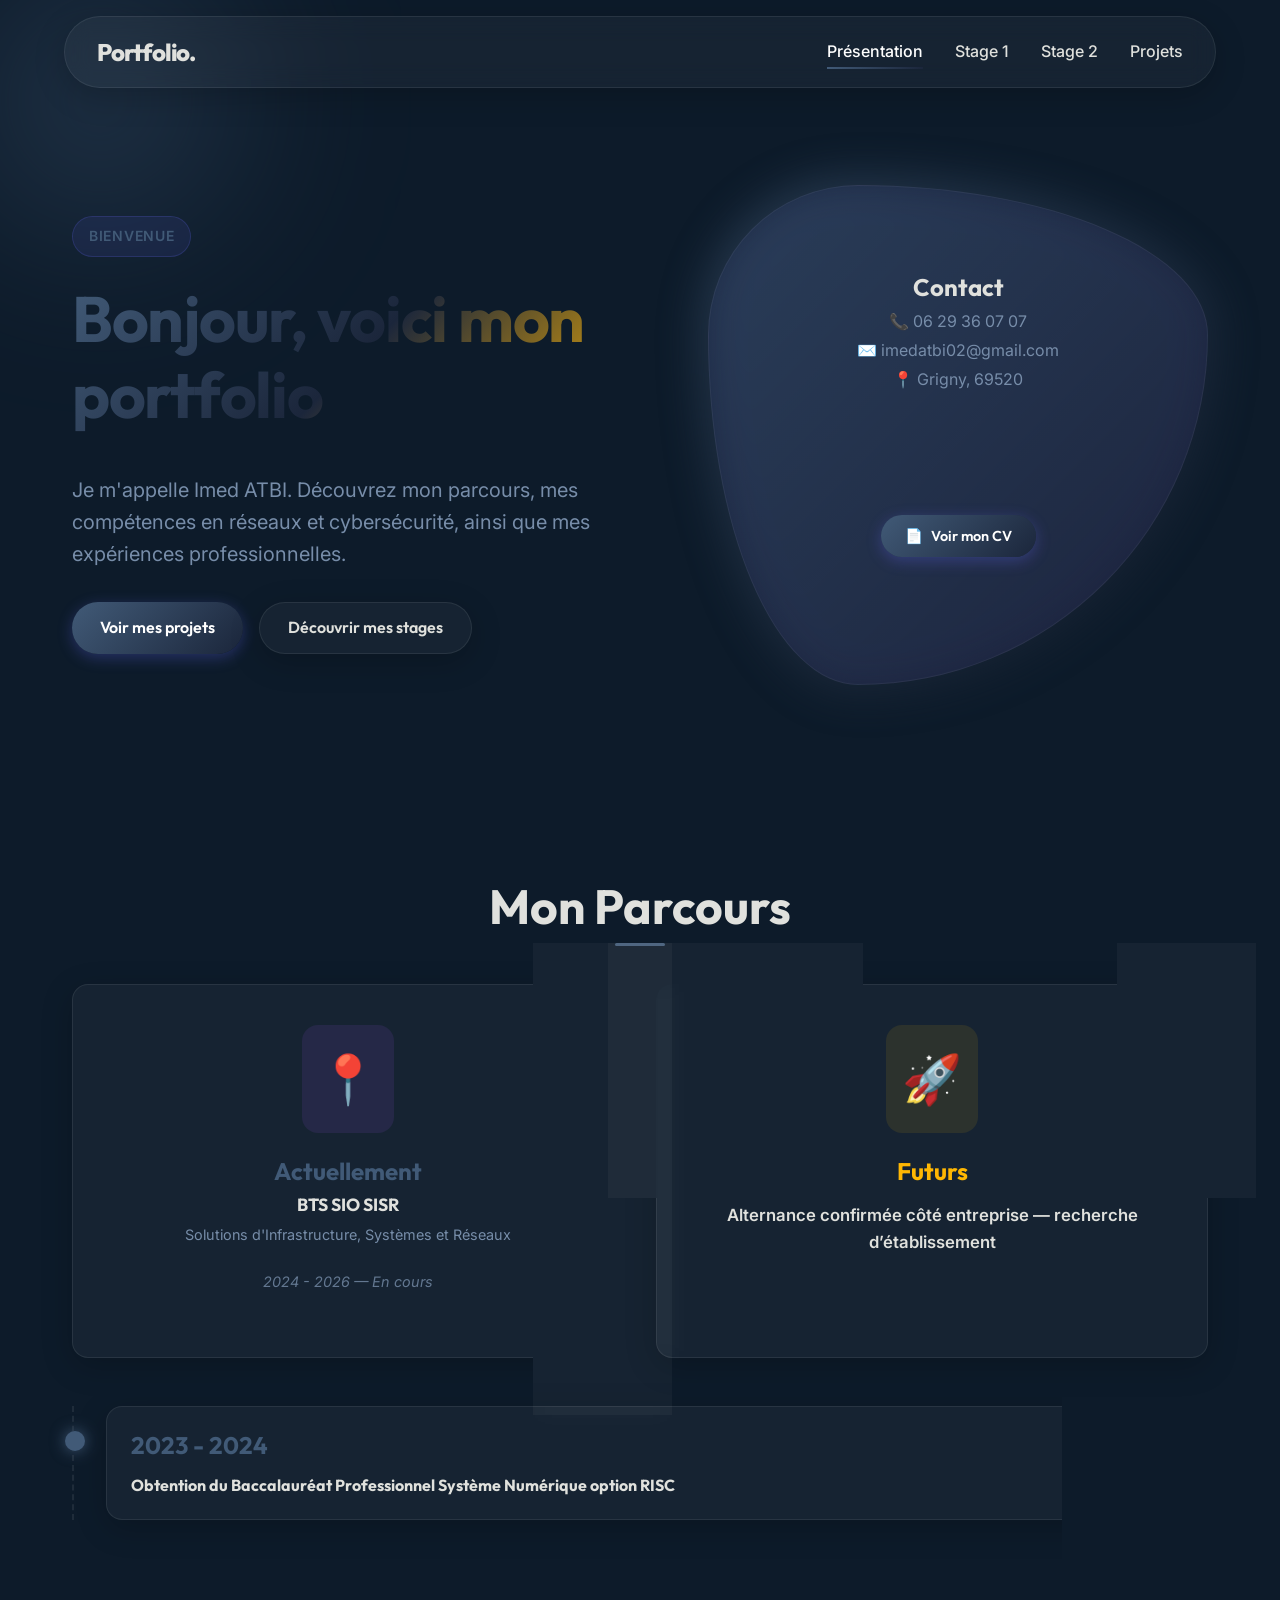
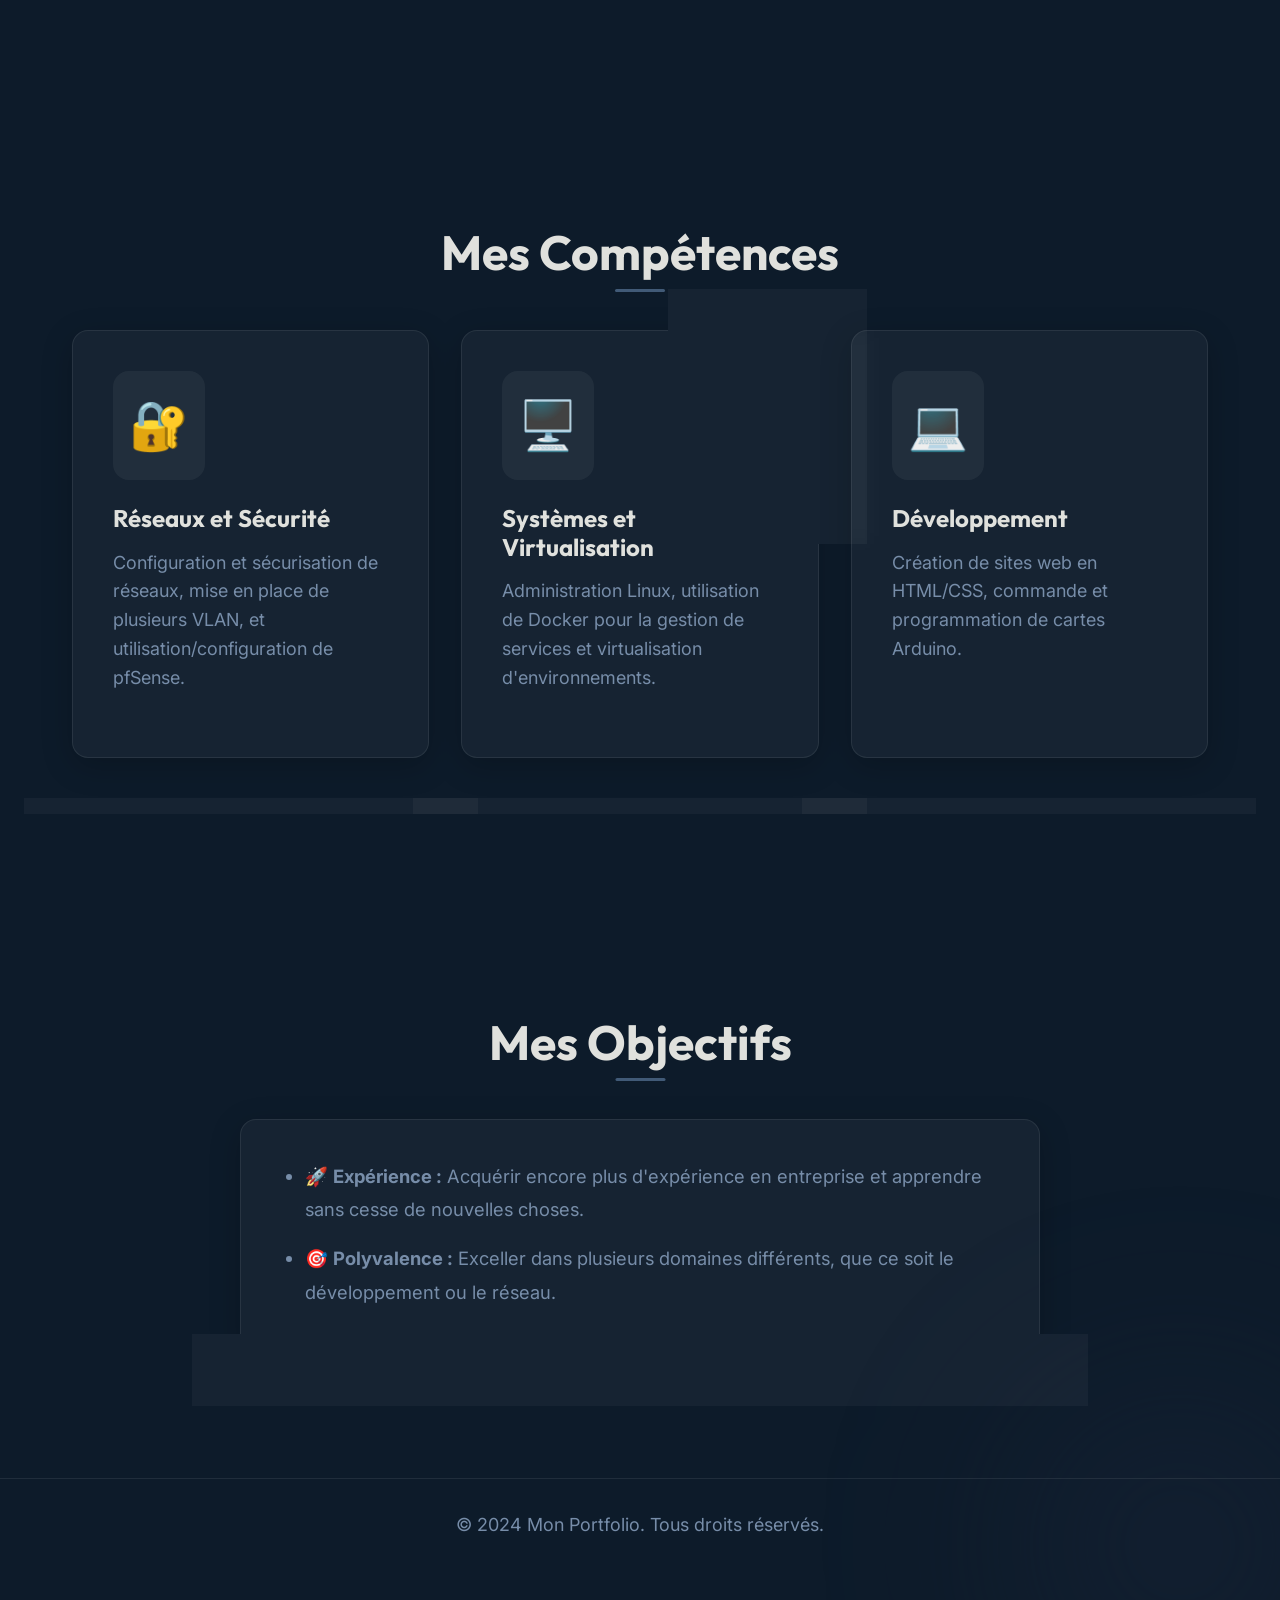
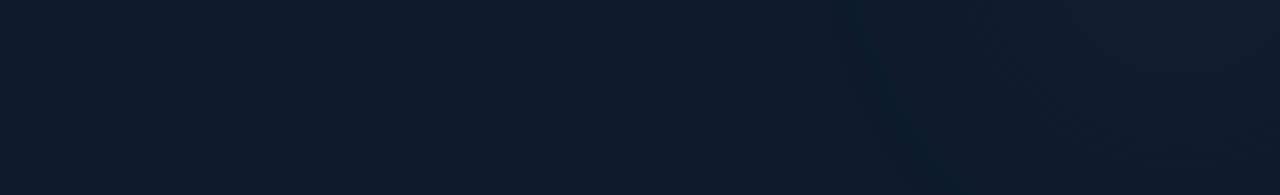
<file: index.html>
<!DOCTYPE html>
<html lang="fr" class="dark-theme">

<head>
    <meta charset="UTF-8">
    <meta name="viewport" content="width=device-width, initial-scale=1.0">
    <title>Mon Portfolio - Présentation</title>
    <meta name="description" content="Portfolio professionnel - Page de présentation">
    <link rel="preconnect" href="https://fonts.googleapis.com">
    <link rel="preconnect" href="https://fonts.gstatic.com" crossorigin>
    <link
        href="https://fonts.googleapis.com/css2?family=Outfit:wght@300;400;600;800&family=Inter:wght@400;500;700&display=swap"
        rel="stylesheet">
    <link rel="stylesheet" href="styles.css">
</head>

<body>
    <div class="blob blob-1"></div>
    <div class="blob blob-2"></div>

    <nav class="navbar glass-effect">
        <div class="nav-brand">Portfolio.</div>
        <ul class="nav-links">
            <li><a href="index.html" class="active">Présentation</a></li>
            <li><a href="stage1.html">Stage 1</a></li>
            <li><a href="stage2.html">Stage 2</a></li>
            <li><a href="projet.html">Projets</a></li>
        </ul>
        <div class="hamburger">
            <span></span>
            <span></span>
            <span></span>
        </div>
    </nav>

    <main class="container fade-in">
        <section class="hero-section">
            <div class="hero-content">
                <span class="badge">Bienvenue</span>
                <h1 class="gradient-text">Bonjour, voici mon portfolio</h1>
                <p class="hero-subtitle">
                    Je m'appelle Imed ATBI. Découvrez mon parcours, mes compétences en réseaux et cybersécurité, ainsi
                    que mes expériences professionnelles.
                </p>
                <div class="btn-group">
                    <a href="projet.html" class="btn btn-primary">Voir mes projets</a>
                    <a href="stage1.html" class="btn btn-secondary glass-effect">Découvrir mes stages</a>
                </div>
            </div>
            <div class="hero-image glass-effect">
                <div style="text-align: center;">
                    <h3 style="margin-bottom: 0.5rem; font-size: 1.5rem;">Contact</h3>
                    <p style="font-size: 1rem; margin-bottom: 0.2rem;">📞 06 29 36 07 07</p>
                    <p style="font-size: 1rem; margin-bottom: 0.2rem;">✉️ imedatbi02@gmail.com</p>
                    <p style="font-size: 1rem; margin-bottom: 0;">📍 Grigny, 69520</p>
                    <a href="ATBI-IMED-CV.pdf" class="btn btn-primary"
                        style="margin-top: 1.5rem; font-size: 0.9rem; padding: 0.6rem 1.5rem;" target="_blank">
                        <span style="margin-right: 0.5rem;">📄</span> Voir mon CV
                    </a>
                </div>
            </div>
        </section>

        <section class="about-section scroll-reveal">
            <h2 class="section-title">Mon Parcours</h2>

            <div class="about-grid"
                style="grid-template-columns: repeat(auto-fit, minmax(300px, 1fr)); gap: 2rem; margin-bottom: 3rem;">
                <div class="card glass-effect scroll-reveal" style="text-align: center;">
                    <div class="card-icon"
                        style="background: rgba(168, 85, 247, 0.1); color: var(--primary-color); margin: 0 auto 1.5rem auto;">
                        📍</div>
                    <h3 style="color: var(--primary-color); margin-bottom: 0.5rem;">Actuellement</h3>
                    <h4 style="font-size: 1.1rem; margin-bottom: 0.5rem;">BTS SIO SISR</h4>
                    <p style="font-size: 0.9rem; color: var(--text-secondary);">Solutions d'Infrastructure, Systèmes et
                        Réseaux</p>
                    <p style="margin-top: 1rem; font-style: italic; font-size: 0.9rem; opacity: 0.8;">2024 - 2026 — En
                        cours</p>
                </div>

                <div class="card glass-effect scroll-reveal" style="transition-delay: 0.1s; text-align: center;">
                    <div class="card-icon"
                        style="background: rgba(234, 179, 8, 0.1); color: var(--accent-color); margin: 0 auto 1.5rem auto;">
                        🚀</div>
                    <h3 style="color: var(--accent-color); margin-bottom: 0.5rem;">Futurs</h3>
                    <p
                        style="font-size: 1.05rem; font-weight: 600; line-height: 1.6; color: var(--text-primary); margin-top: 1rem;">
                        Alternance confirmée côté entreprise — recherche d’établissement
                    </p>
                </div>
            </div>

            <div class="timeline">
                <div class="timeline-item glass-effect scroll-reveal" style="transition-delay: 0.2s;">
                    <h3 style="color: var(--primary-color);">2023 - 2024</h3>
                    <h4>Obtention du Baccalauréat Professionnel Système Numérique option RISC</h4>
                </div>
            </div>
        </section>

        <section class="about-section scroll-reveal" style="margin-top: 4rem;">
            <h2 class="section-title">Mes Compétences</h2>
            <div class="about-grid">
                <div class="card glass-effect">
                    <div class="card-icon">🔐</div>
                    <h3>Réseaux et Sécurité</h3>
                    <p>Configuration et sécurisation de réseaux, mise en place de plusieurs VLAN, et
                        utilisation/configuration de pfSense.</p>
                </div>
                <div class="card glass-effect">
                    <div class="card-icon">🖥️</div>
                    <h3>Systèmes et Virtualisation</h3>
                    <p>Administration Linux, utilisation de Docker pour la gestion de services et virtualisation
                        d'environnements.</p>
                </div>
                <div class="card glass-effect">
                    <div class="card-icon">💻</div>
                    <h3>Développement</h3>
                    <p>Création de sites web en HTML/CSS, commande et programmation de cartes Arduino.</p>
                </div>
            </div>
        </section>
        <section class="about-section scroll-reveal" style="margin-top: 4rem;">
            <h2 class="section-title">Mes Objectifs</h2>
            <div class="glass-effect"
                style="padding: 2.5rem; border-radius: 16px; max-width: 800px; margin: 0 auto; text-align: left;">
                <ul
                    style="list-style-type: disc; padding-left: 1.5rem; color: var(--text-secondary); font-size: 1.15rem; line-height: 1.8;">
                    <li style="margin-bottom: 1rem;">🚀 <strong>Expérience :</strong> Acquérir encore plus d'expérience
                        en entreprise et apprendre sans cesse de nouvelles choses.</li>
                    <li>🎯 <strong>Polyvalence :</strong> Exceller dans plusieurs domaines
                        différents, que ce soit le développement ou le réseau.</li>
                </ul>
            </div>
        </section>
    </main>

    <footer>
        <p>&copy; 2024 Mon Portfolio. Tous droits réservés.</p>
    </footer>

    <script src="script.js"></script>
</body>

</html>
</file>
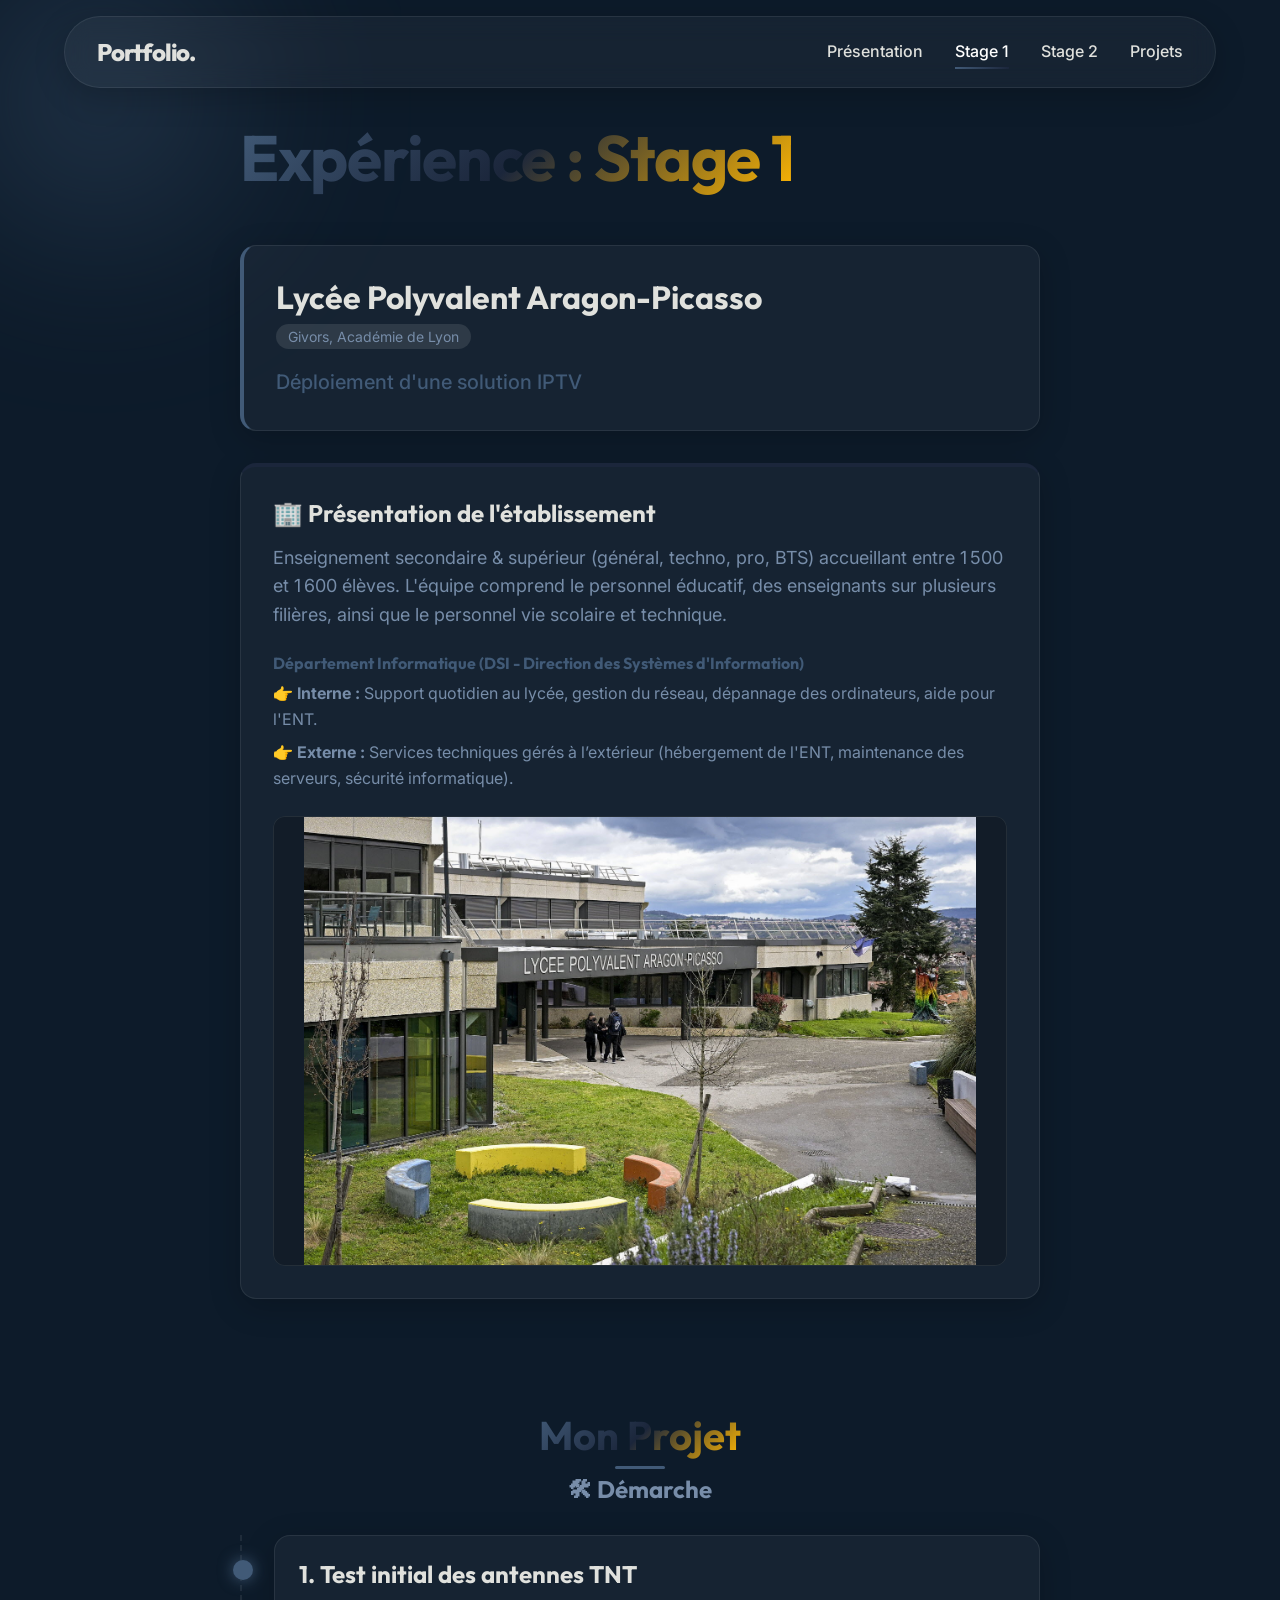
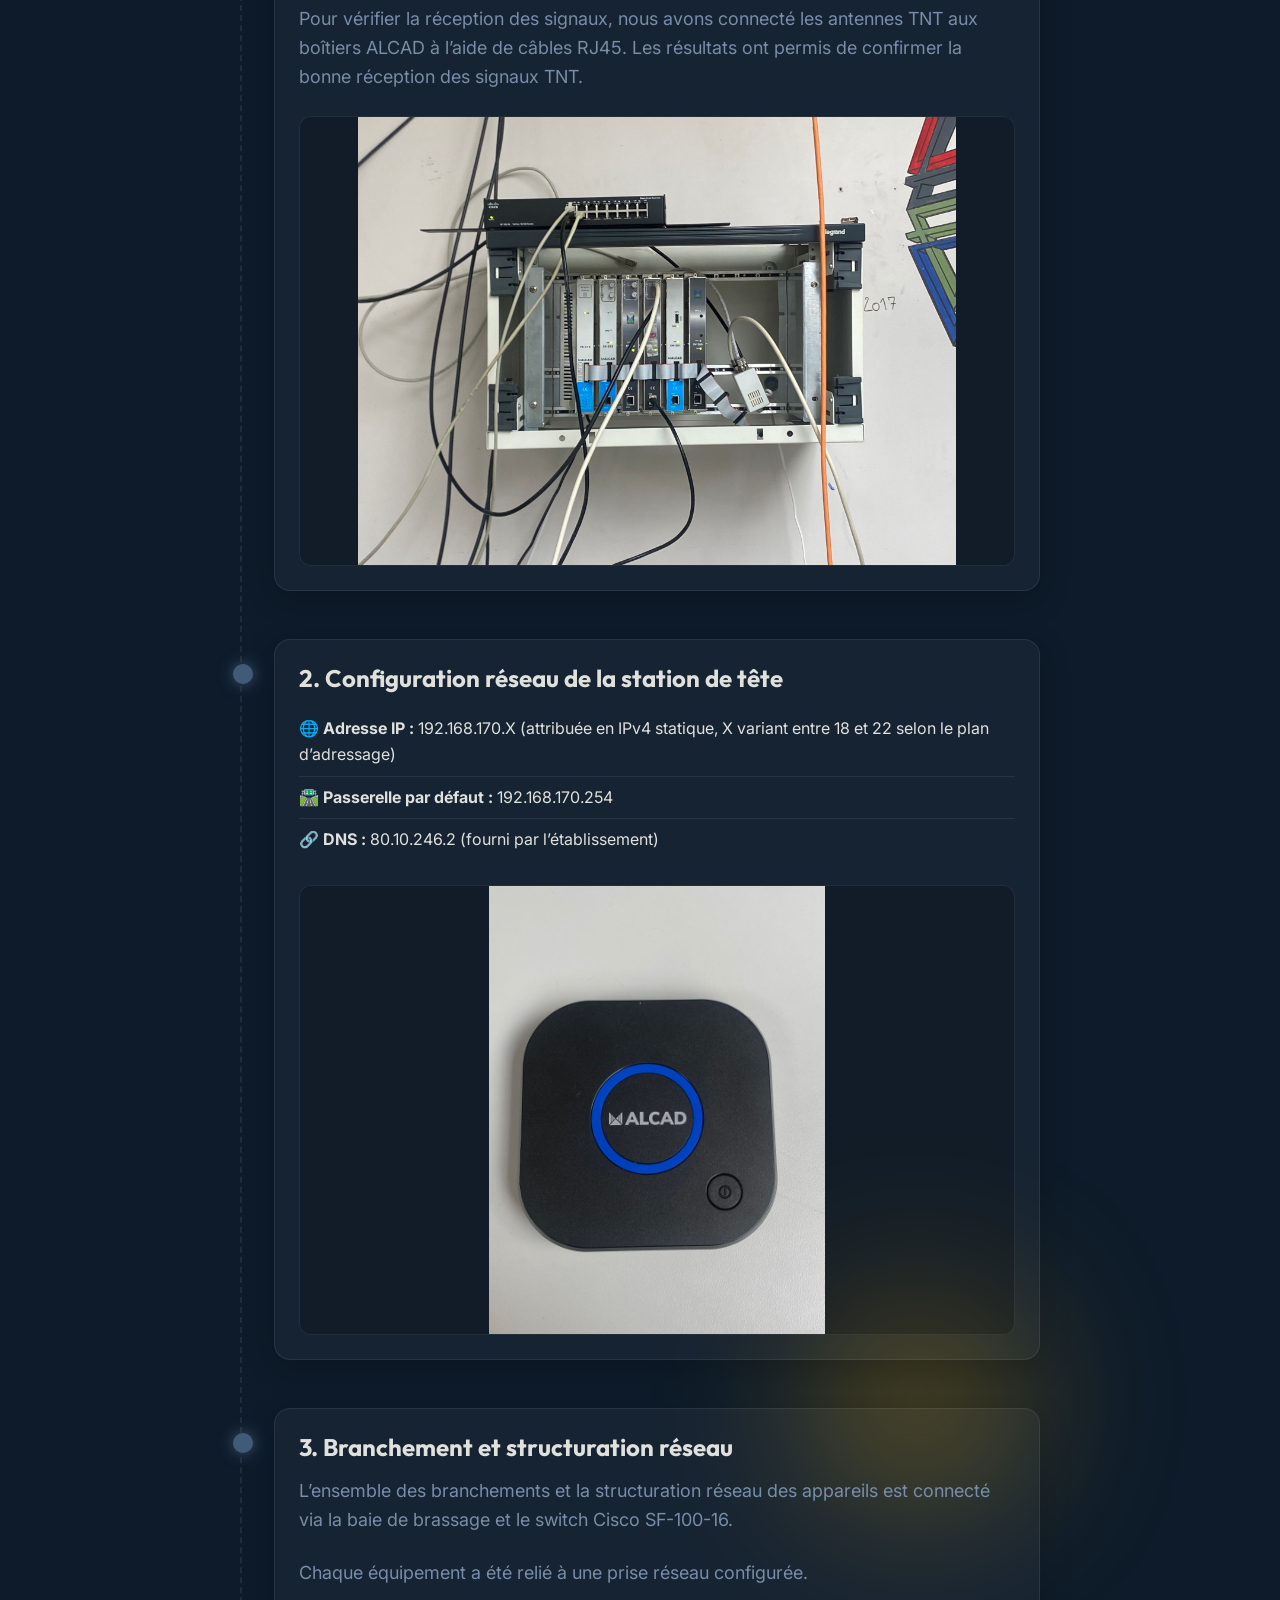
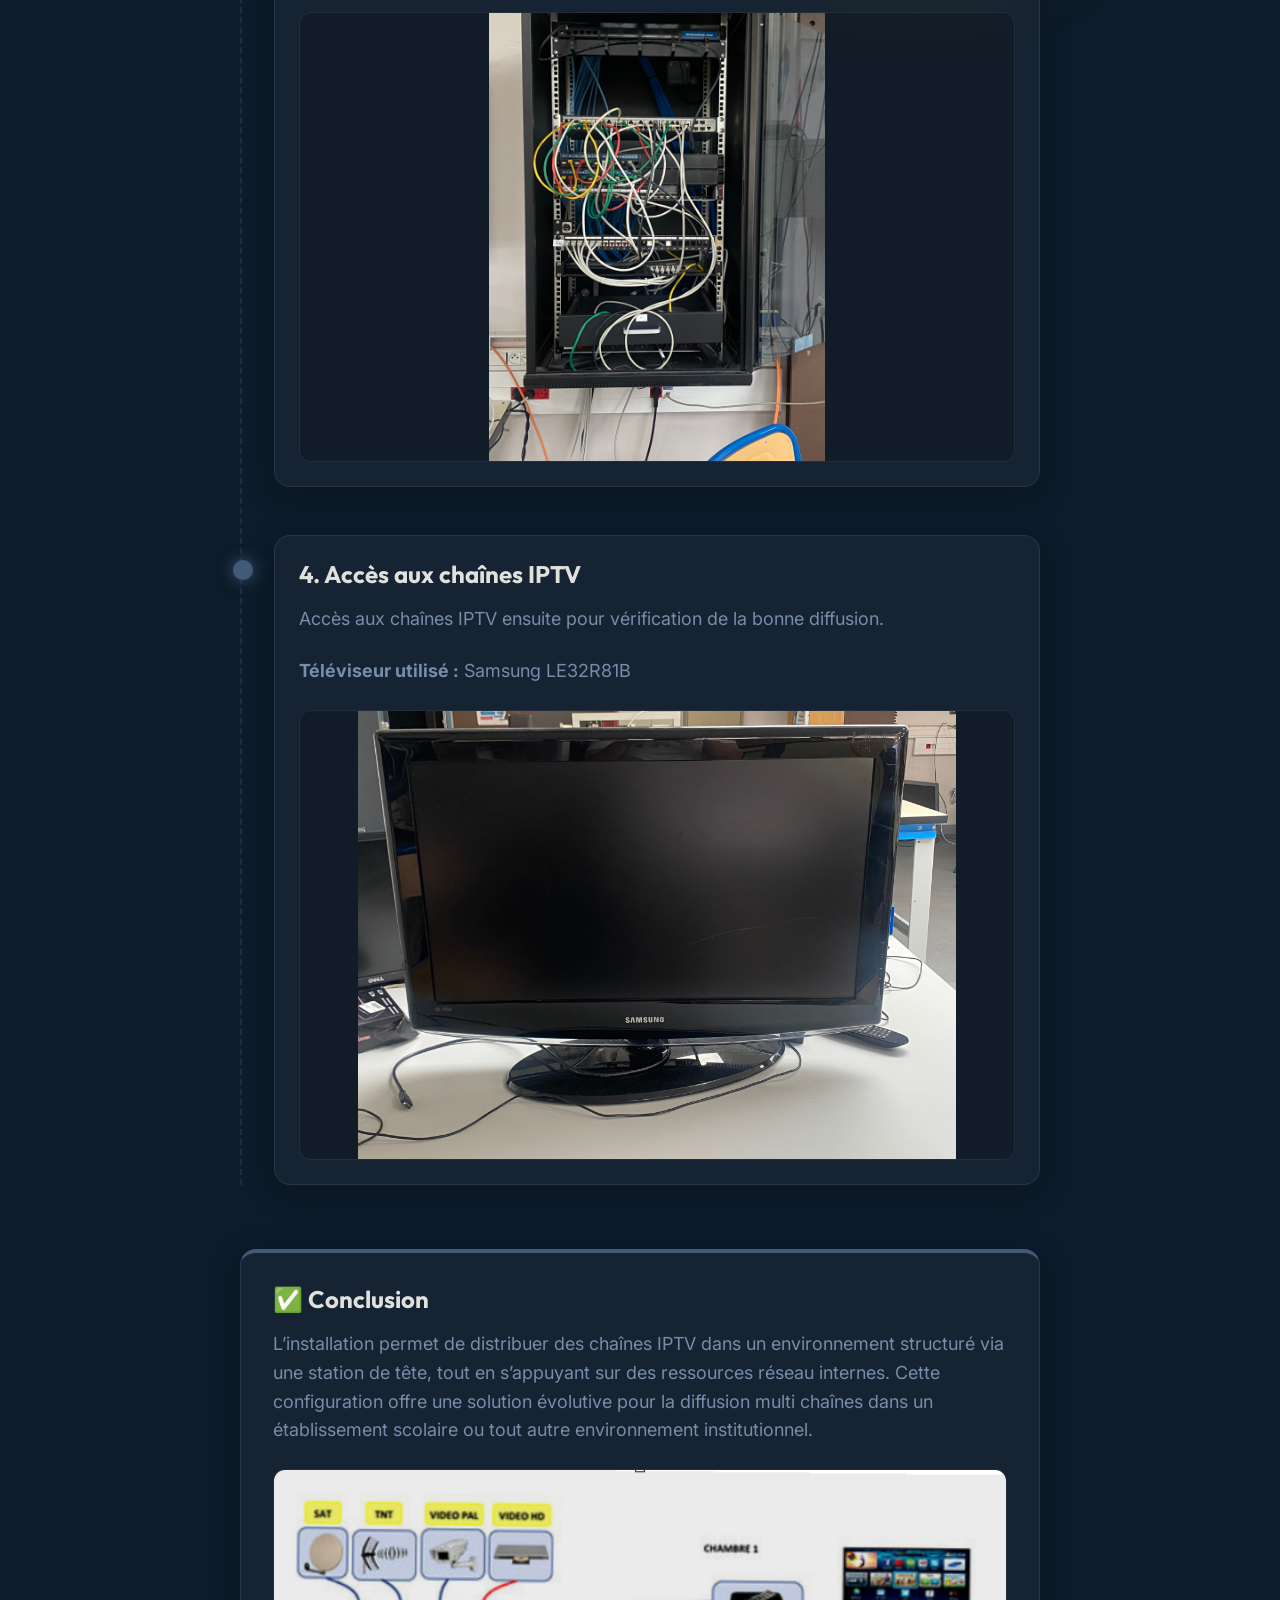
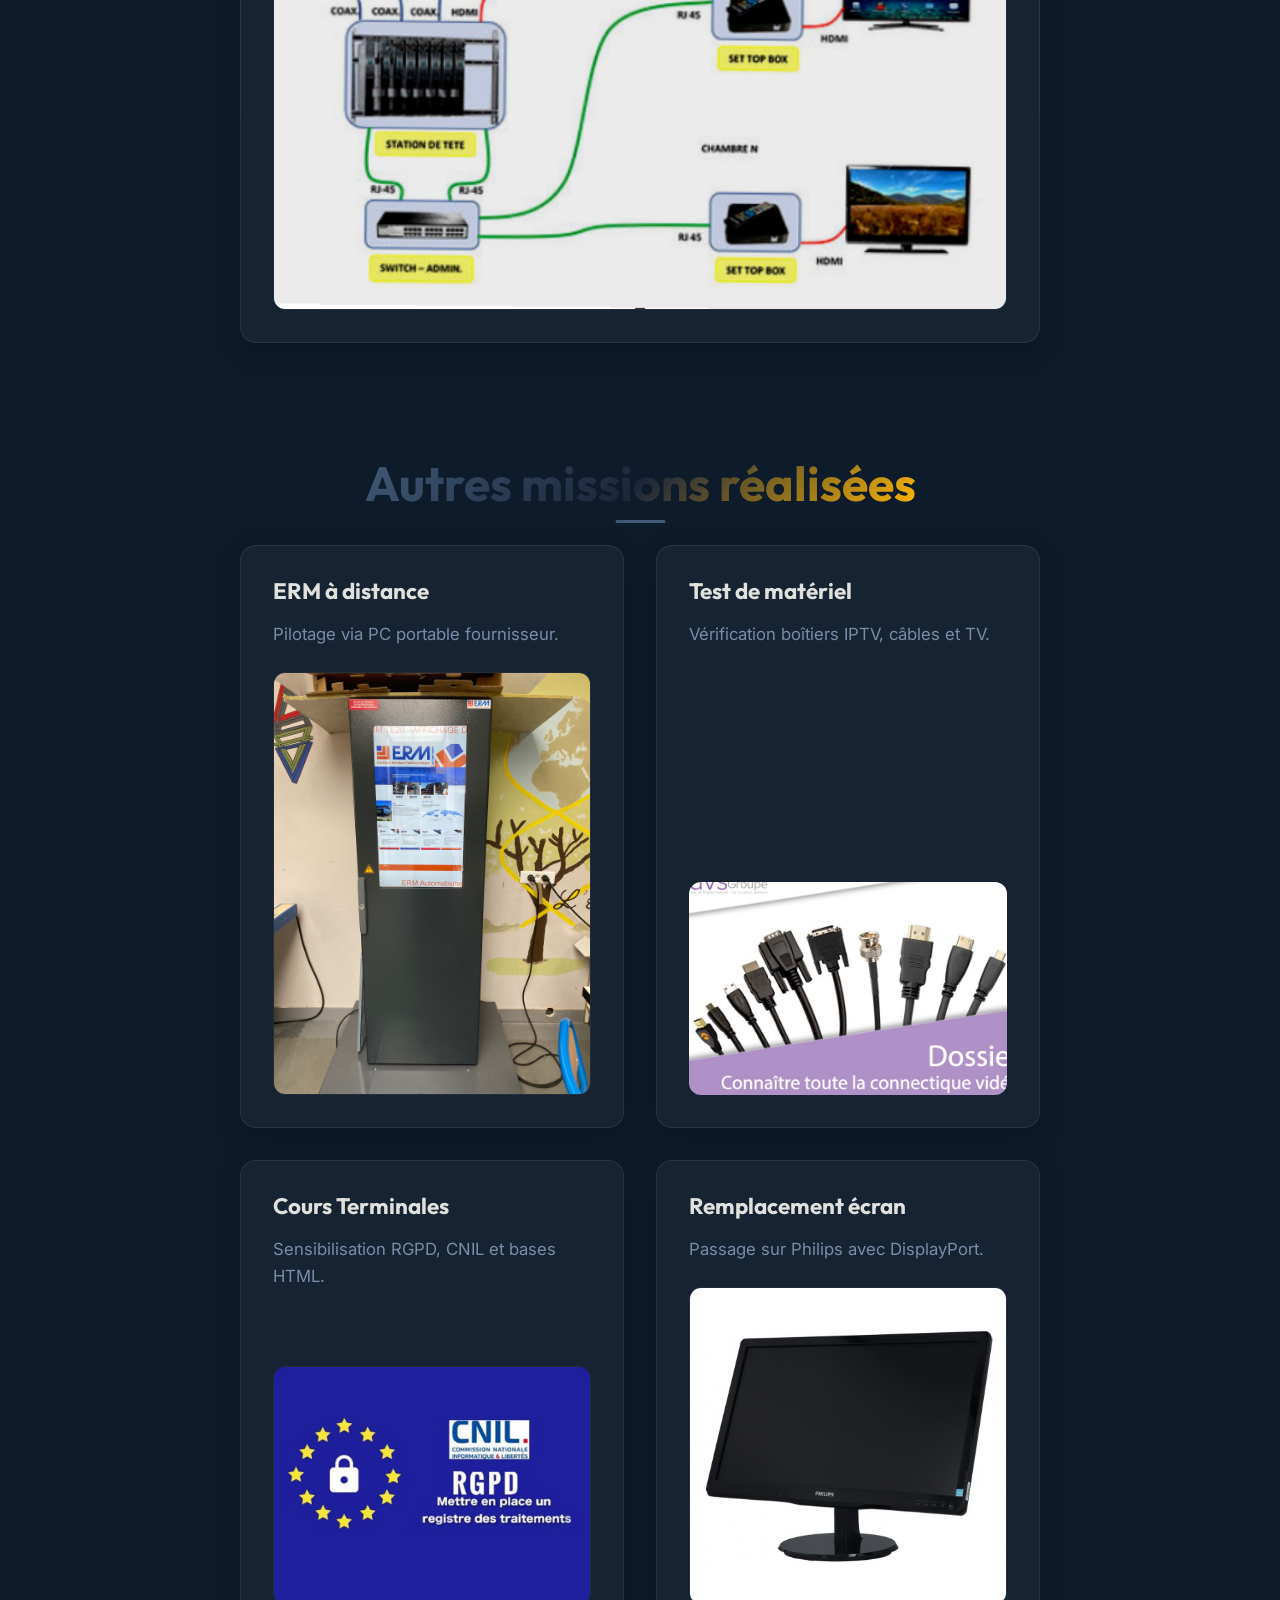
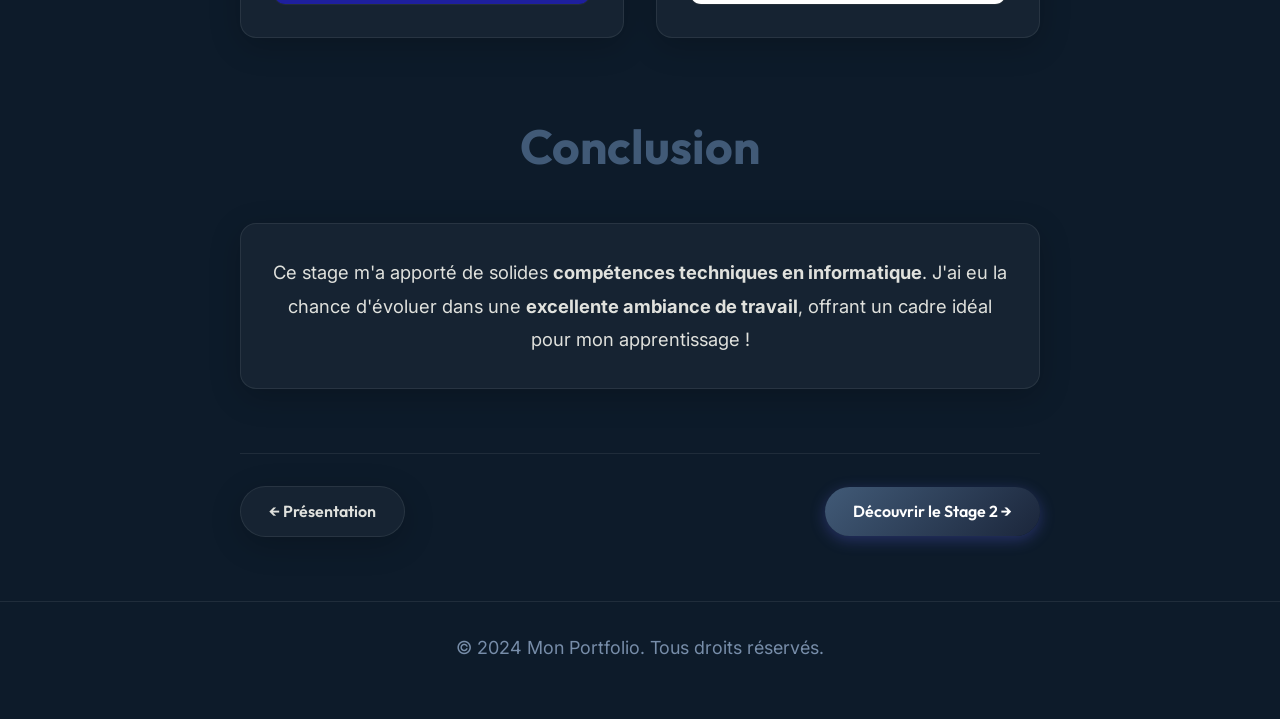
<file: étape1.html>
<!DOCTYPE html>
<html lang="fr" class="dark-theme">

<head>
    <meta charset="UTF-8">
    <meta name="viewport" content="width=device-width, initial-scale=1.0">
    <title>Mon Portfolio - Stage 1</title>
    <meta name="description" content="Portfolio professionnel - Déploiement IPTV Lycée Aragon-Picasso">
    <link rel="preconnect" href="https://fonts.googleapis.com">
    <link rel="preconnect" href="https://fonts.gstatic.com" crossorigin>
    <link
        href="https://fonts.googleapis.com/css2?family=Outfit:wght@300;400;600;800&family=Inter:wght@400;500;700&display=swap"
        rel="stylesheet">
    <link rel="stylesheet" href="styles.css">
</head>

<body>
    <div class="blob blob-1"></div>
    <div class="blob blob-3"></div>

    <nav class="navbar glass-effect">
        <div class="nav-brand">Portfolio.</div>
        <ul class="nav-links">
            <li><a href="index.html">Présentation</a></li>
            <li><a href="étape1.html" class="active">Stage 1</a></li>
            <li><a href="étape2.html">Stage 2</a></li>
            <li><a href="projet.html">Projets</a></li>
        </ul>
        <div class="hamburger">
            <span></span>
            <span></span>
            <span></span>
        </div>
    </nav>

    <main class="container fade-in">
        <section class="content-section">
            <h1 class="gradient-text">Expérience : Stage 1</h1>

            <div class="experience-header glass-effect">
                <div class="company-info">
                    <h2>Lycée Polyvalent Aragon-Picasso</h2>
                    <span class="date-badge">Givors, Académie de Lyon</span>
                </div>
                <p class="role">Déploiement d'une solution IPTV</p>
            </div>

            <div class="reflection-box glass-effect scroll-reveal">
                <h3>🏢 Présentation de l'établissement</h3>
                <p>Enseignement secondaire & supérieur (général, techno, pro, BTS) accueillant entre 1 500 et 1 600
                    élèves. L'équipe comprend le personnel éducatif, des enseignants sur plusieurs filières, ainsi que
                    le personnel vie scolaire et technique.</p>

                <h4 style="margin: 1.5rem 0 0.5rem; color: var(--primary-color);">Département Informatique (DSI -
                    Direction des Systèmes d'Information)</h4>
                <ul
                    style="list-style-type: none; padding-left: 0; color: var(--text-secondary); margin-bottom: 1.5rem;">
                    <li style="margin-bottom: 0.5rem;"><strong>👉 Interne :</strong> Support quotidien au lycée, gestion
                        du réseau, dépannage des ordinateurs, aide pour l'ENT.</li>
                    <li><strong>👉 Externe :</strong> Services techniques gérés à l’extérieur (hébergement de l'ENT,
                        maintenance des serveurs, sécurité informatique).</li>
                </ul>

                <!-- Placeholder ou Vraie image de présentation -->
                <div class="image-wrapper">
                    <img src="images/presentation-lycee.jpg" alt="Lycée Polyvalent Aragon-Picasso" class="content-img"
                        onerror="this.onerror=null; this.src='https://placehold.co/800x400/1e293b/a855f7?text=Image+2:+Presentation+Lycee'">
                </div>
            </div>

            <h2 class="gradient-text text-center section-title" style="margin: 4rem 0 1rem; font-size: 2.5rem;">Mon
                Projet</h2>
            <h3 class="text-center" style="margin-bottom: 2rem; color: var(--text-secondary);">🛠 Démarche</h3>

            <div class="timeline">
                <div class="timeline-item glass-effect scroll-reveal">
                    <h3>1. Test initial des antennes TNT</h3>
                    <p>Pour vérifier la réception des signaux, nous avons connecté les antennes TNT aux boîtiers ALCAD à
                        l’aide de câbles RJ45. Les résultats ont permis de confirmer la bonne réception des signaux TNT.
                    </p>
                    <div class="image-wrapper">
                        <img src="images/station-alcad.jpg" alt="Station de tête ALCAD raccordée" class="content-img"
                            onerror="this.onerror=null; this.src='https://placehold.co/800x400/1e293b/6366f1?text=Image+1:+Antennes'">
                    </div>
                </div>

                <div class="timeline-item glass-effect scroll-reveal" style="transition-delay: 0.1s;">
                    <h3>2. Configuration réseau de la station de tête</h3>
                    <ul style="list-style-type: none; padding-left: 0; margin-bottom: 1.5rem;">
                        <li style="padding: 0.5rem 0; border-bottom: 1px solid var(--glass-border);">🌐 <strong>Adresse
                                IP :</strong> 192.168.170.X (attribuée en IPv4 statique, X variant entre 18 et 22 selon
                            le plan d’adressage)</li>
                        <li style="padding: 0.5rem 0; border-bottom: 1px solid var(--glass-border);">🛣️
                            <strong>Passerelle par défaut :</strong> 192.168.170.254
                        </li>
                        <li style="padding: 0.5rem 0;">🔗 <strong>DNS :</strong> 80.10.246.2 (fourni par
                            l’établissement)</li>
                    </ul>
                    <div class="image-wrapper">
                        <img src="images/set-top-box-alcad.jpg" alt="Set Top Box ALCAD" class="content-img"
                            onerror="this.onerror=null; this.src='https://placehold.co/800x400/1e293b/ec4899?text=Image+2:+Boitier+IPTV'">
                    </div>
                </div>

                <div class="timeline-item glass-effect scroll-reveal" style="transition-delay: 0.2s;">
                    <h3>3. Branchement et structuration réseau</h3>
                    <p>L’ensemble des branchements et la structuration réseau des appareils est connecté via la baie de
                        brassage et le switch Cisco SF-100-16.</p>
                    <p>Chaque équipement a été relié à une prise réseau configurée.</p>
                    <div class="image-wrapper">
                        <img src="images/baie-brassage.jpg" alt="Baie de brassage" class="content-img"
                            onerror="this.onerror=null; this.src='https://placehold.co/800x400/1e293b/a855f7?text=Image+3:+Baie+Brassage'">
                    </div>
                </div>

                <div class="timeline-item glass-effect scroll-reveal" style="transition-delay: 0.3s;">
                    <h3>4. Accès aux chaînes IPTV</h3>
                    <p>Accès aux chaînes IPTV ensuite pour vérification de la bonne diffusion.</p>
                    <p><strong>Téléviseur utilisé :</strong> Samsung LE32R81B</p>
                    <div class="image-wrapper">
                        <img src="images/ecran-tv.jpg" alt="Test d'accès sur écran TV" class="content-img"
                            onerror="this.onerror=null; this.src='https://placehold.co/800x400/1e293b/3b82f6?text=Image+4:+Ecran+TV'">
                    </div>
                </div>
            </div>

            <div class="reflection-box glass-effect scroll-reveal"
                style="transition-delay: 0.3s; margin-top: 4rem; border-top: 4px solid var(--primary-color);">
                <h3 style="color: var(--text-primary);">✅ Conclusion</h3>
                <p>L’installation permet de distribuer des chaînes IPTV dans un environnement structuré via une station
                    de tête, tout en s’appuyant sur des ressources réseau internes. Cette configuration offre une
                    solution évolutive pour la diffusion multi chaînes dans un établissement scolaire ou tout autre
                    environnement institutionnel.</p>
                <div class="image-wrapper">
                    <img src="images/schema-iptv.png" alt="Schéma d'architecture IPTV" class="content-img"
                        onerror="this.onerror=null; this.src='https://placehold.co/800x400/1e293b/6366f1?text=Image+1:+Le+schema+Conclusion'">
                </div>
            </div>

            <h2 class="gradient-text text-center section-title" style="margin: 4rem 0 2rem;">Autres missions réalisées
            </h2>

            <div class="image-grid-2" style="margin-bottom: 4rem; gap: 2rem;">
                <div class="glass-effect scroll-reveal"
                    style="padding: 2rem; border-radius: 16px; display: flex; flex-direction: column;">
                    <h3 style="font-size: 1.4rem;">ERM à distance</h3>
                    <p style="flex-grow: 1; font-size: 1.05rem;">Pilotage via PC portable fournisseur.</p>
                    <div class="image-wrapper" style="margin-top: auto;">
                        <img src="images/erm-automatismes.jpg" alt="Ecran ERM Automatismes" class="content-img zoomable"
                            onerror="this.onerror=null; this.src='https://placehold.co/800x400/1e293b/6366f1?text=Image:+ERM+Automatismes'"
                            style="max-height: 600px;">
                    </div>
                </div>

                <div class="glass-effect scroll-reveal"
                    style="padding: 2rem; border-radius: 16px; transition-delay: 0.1s; display: flex; flex-direction: column;">
                    <h3 style="font-size: 1.4rem;">Test de matériel</h3>
                    <p style="flex-grow: 1; font-size: 1.05rem;">Vérification boîtiers IPTV, câbles et TV.</p>
                    <div class="image-wrapper" style="margin-top: auto;">
                        <img src="images/test-materiel.jpg" alt="Connectiques et tests matériels"
                            class="content-img zoomable"
                            onerror="this.onerror=null; this.src='https://placehold.co/800x400/1e293b/ec4899?text=Image:+Test+Materiel'"
                            style="max-height: 600px; transform: scale(1.15);">
                    </div>
                </div>

                <div class="glass-effect scroll-reveal"
                    style="padding: 2rem; border-radius: 16px; transition-delay: 0.2s; display: flex; flex-direction: column;">
                    <h3 style="font-size: 1.4rem;">Cours Terminales</h3>
                    <p style="flex-grow: 1; font-size: 1.05rem;">Sensibilisation RGPD, CNIL et bases HTML.</p>
                    <div class="image-wrapper" style="margin-top: auto;">
                        <img src="images/cours-cyber.jpg" alt="Logo CNIL et RGPD" class="content-img zoomable"
                            onerror="this.onerror=null; this.src='https://placehold.co/800x400/1e293b/a855f7?text=Image:+Cours+Cybersecurite'"
                            style="max-height: 600px;">
                    </div>
                </div>

                <div class="glass-effect scroll-reveal"
                    style="padding: 2rem; border-radius: 16px; transition-delay: 0.3s; display: flex; flex-direction: column;">
                    <h3 style="font-size: 1.4rem;">Remplacement écran</h3>
                    <p style="flex-grow: 1; font-size: 1.05rem;">Passage sur Philips avec DisplayPort.</p>
                    <div class="image-wrapper" style="margin-top: auto;">
                        <img src="images/ecran-philips.jpg" alt="Ecran Philips" class="content-img zoomable"
                            onerror="this.onerror=null; this.src='https://placehold.co/800x400/1e293b/3b82f6?text=Image:+Ecran+Philips'"
                            style="max-height: 600px;">
                    </div>
                </div>
            </div>

            <h2 class="text-center" style="margin: 5rem 0 3rem; color: var(--primary-color);">Conclusion</h2>
            <div class="glass-effect scroll-reveal"
                style="padding: 2rem; border-radius: 16px; text-align: center; margin-bottom: 4rem;">
                <p style="font-size: 1.15rem; color: var(--text-primary); margin-bottom: 0; line-height: 1.8;">
                    Ce stage m'a apporté de solides <strong>compétences techniques en informatique</strong>. J'ai eu la
                    chance d'évoluer dans une <strong>excellente ambiance de travail</strong>, offrant un cadre idéal
                    pour mon apprentissage !
                </p>
            </div>

            <div class="navigation-buttons">
                <a href="index.html" class="btn btn-secondary glass-effect">&larr; Présentation</a>
                <a href="étape2.html" class="btn btn-primary">Découvrir le Stage 2 &rarr;</a>
            </div>
        </section>
    </main>

    <footer>
        <p>&copy; 2024 Mon Portfolio. Tous droits réservés.</p>
    </footer>

    <div class="lightbox" id="lightbox">
        <span class="lightbox-close">&times;</span>
        <img class="lightbox-content" id="lightbox-img">
    </div>

    <script src="script.js"></script>
</body>

</html>
</file>
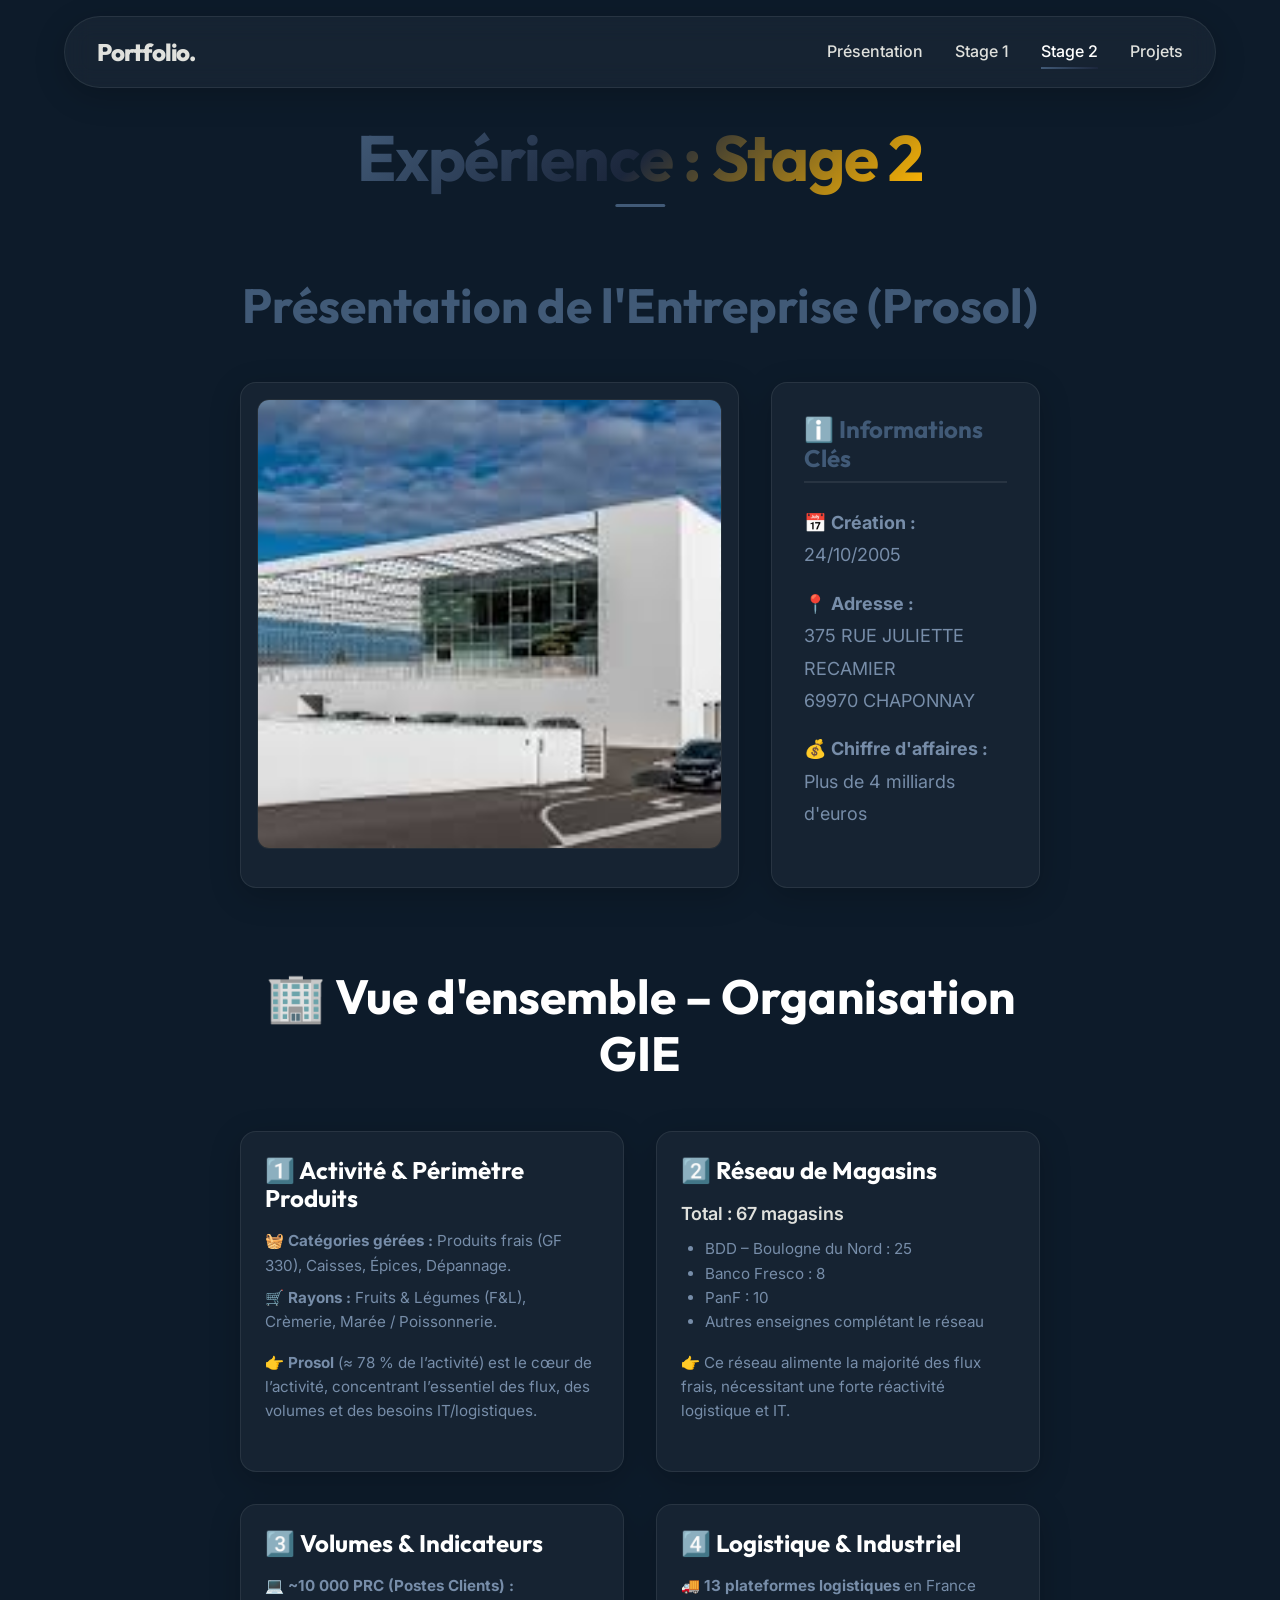
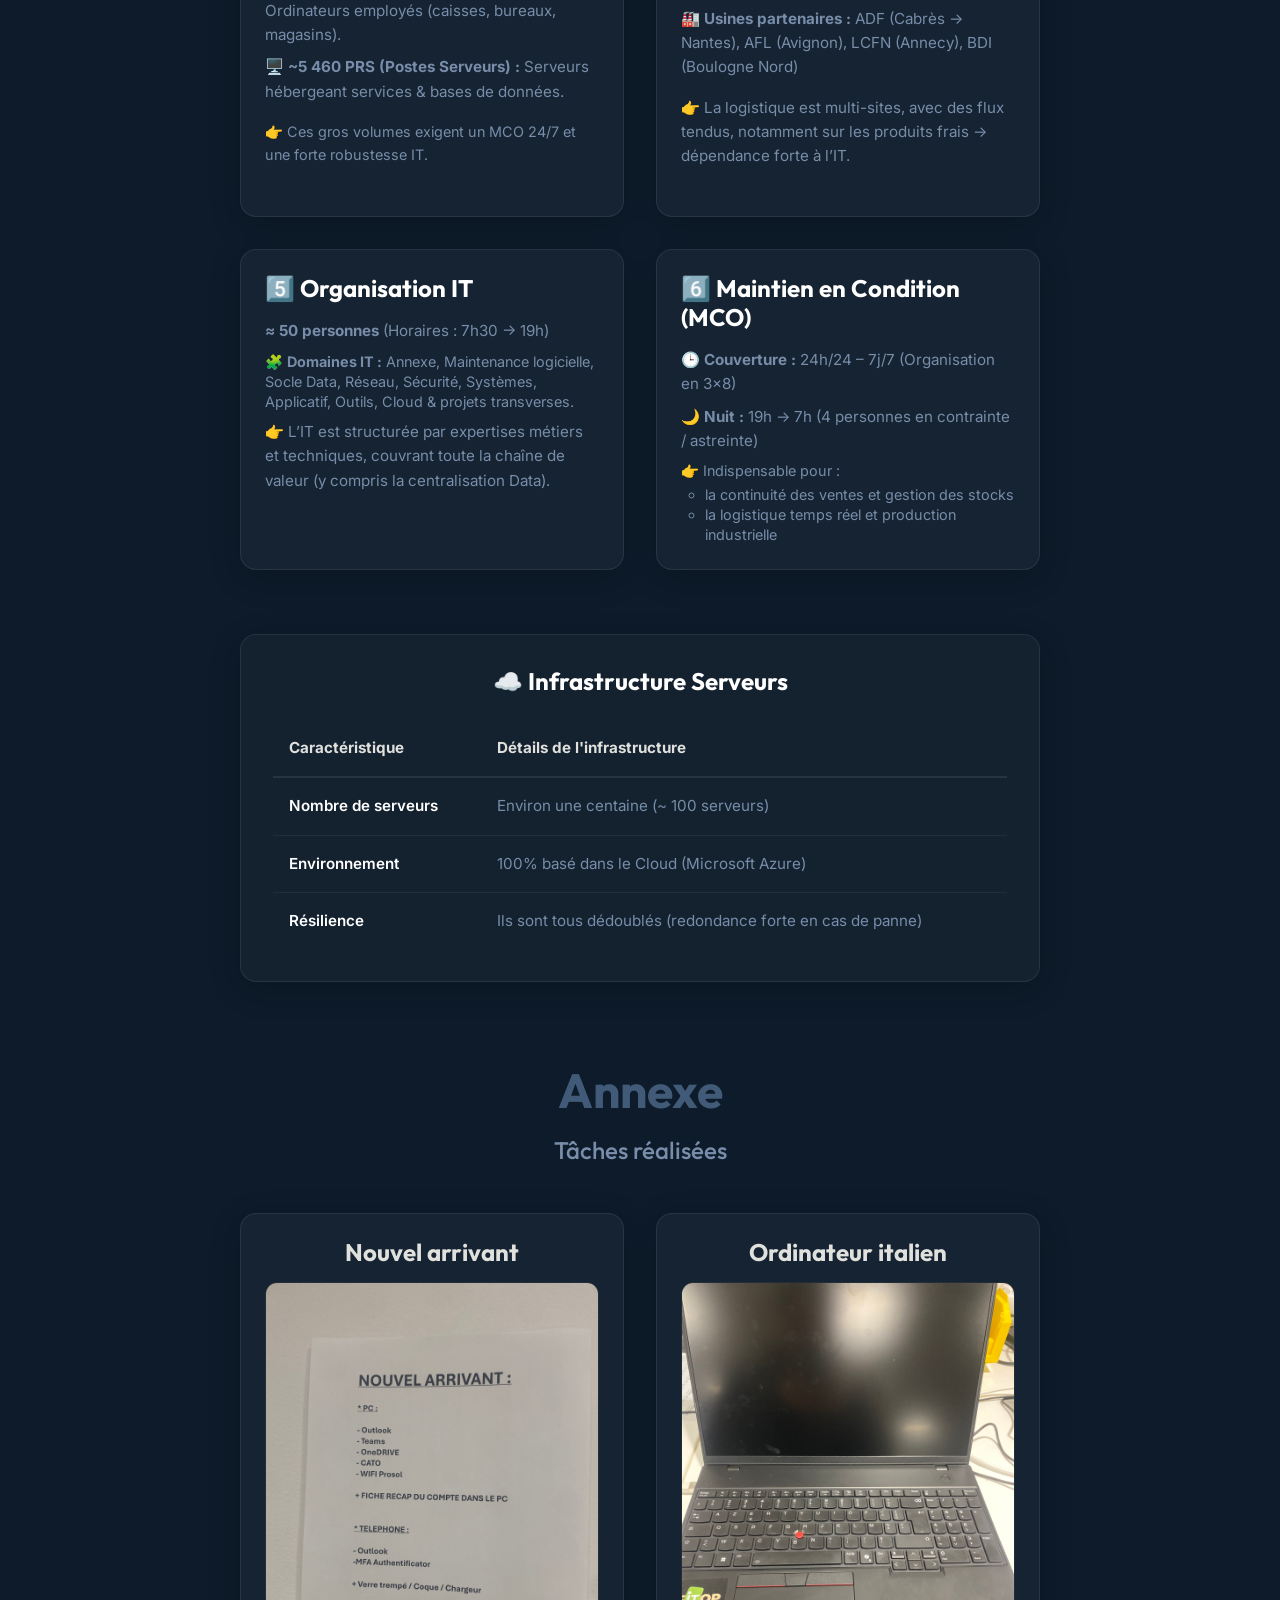
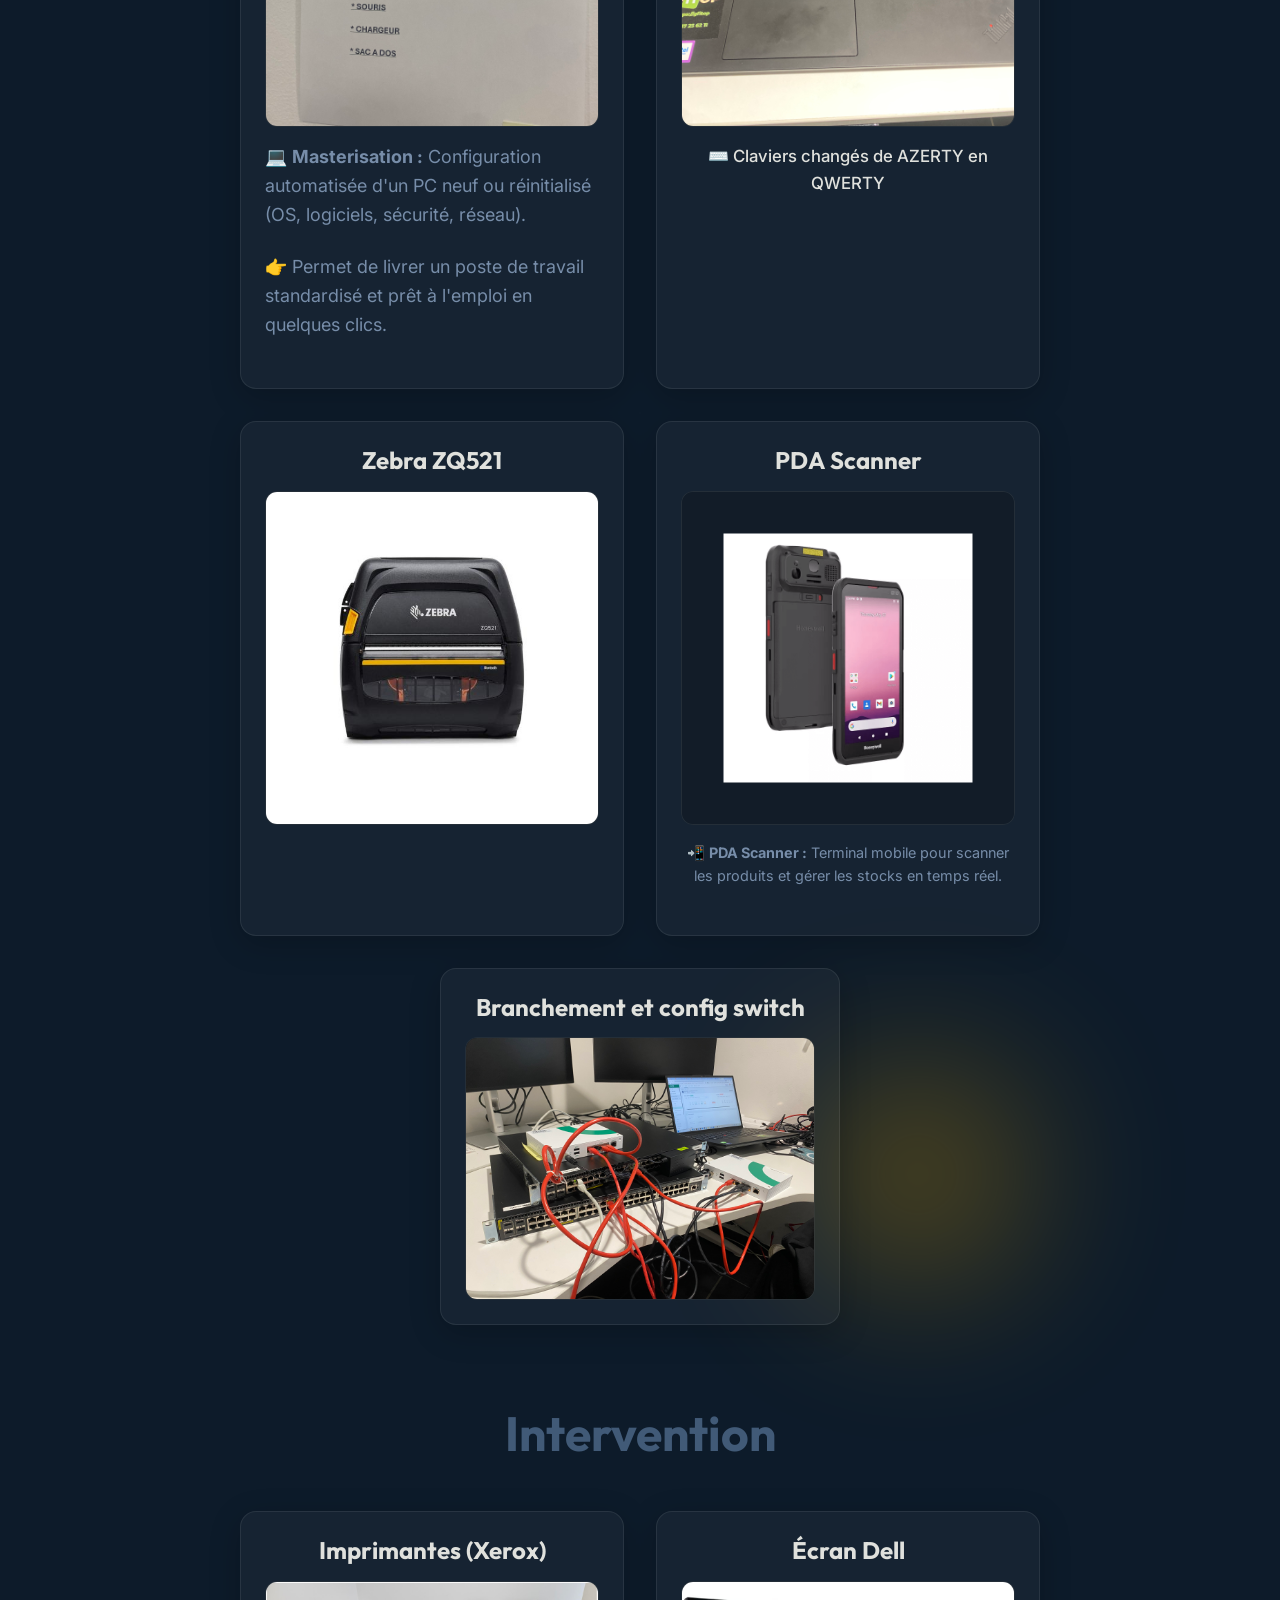
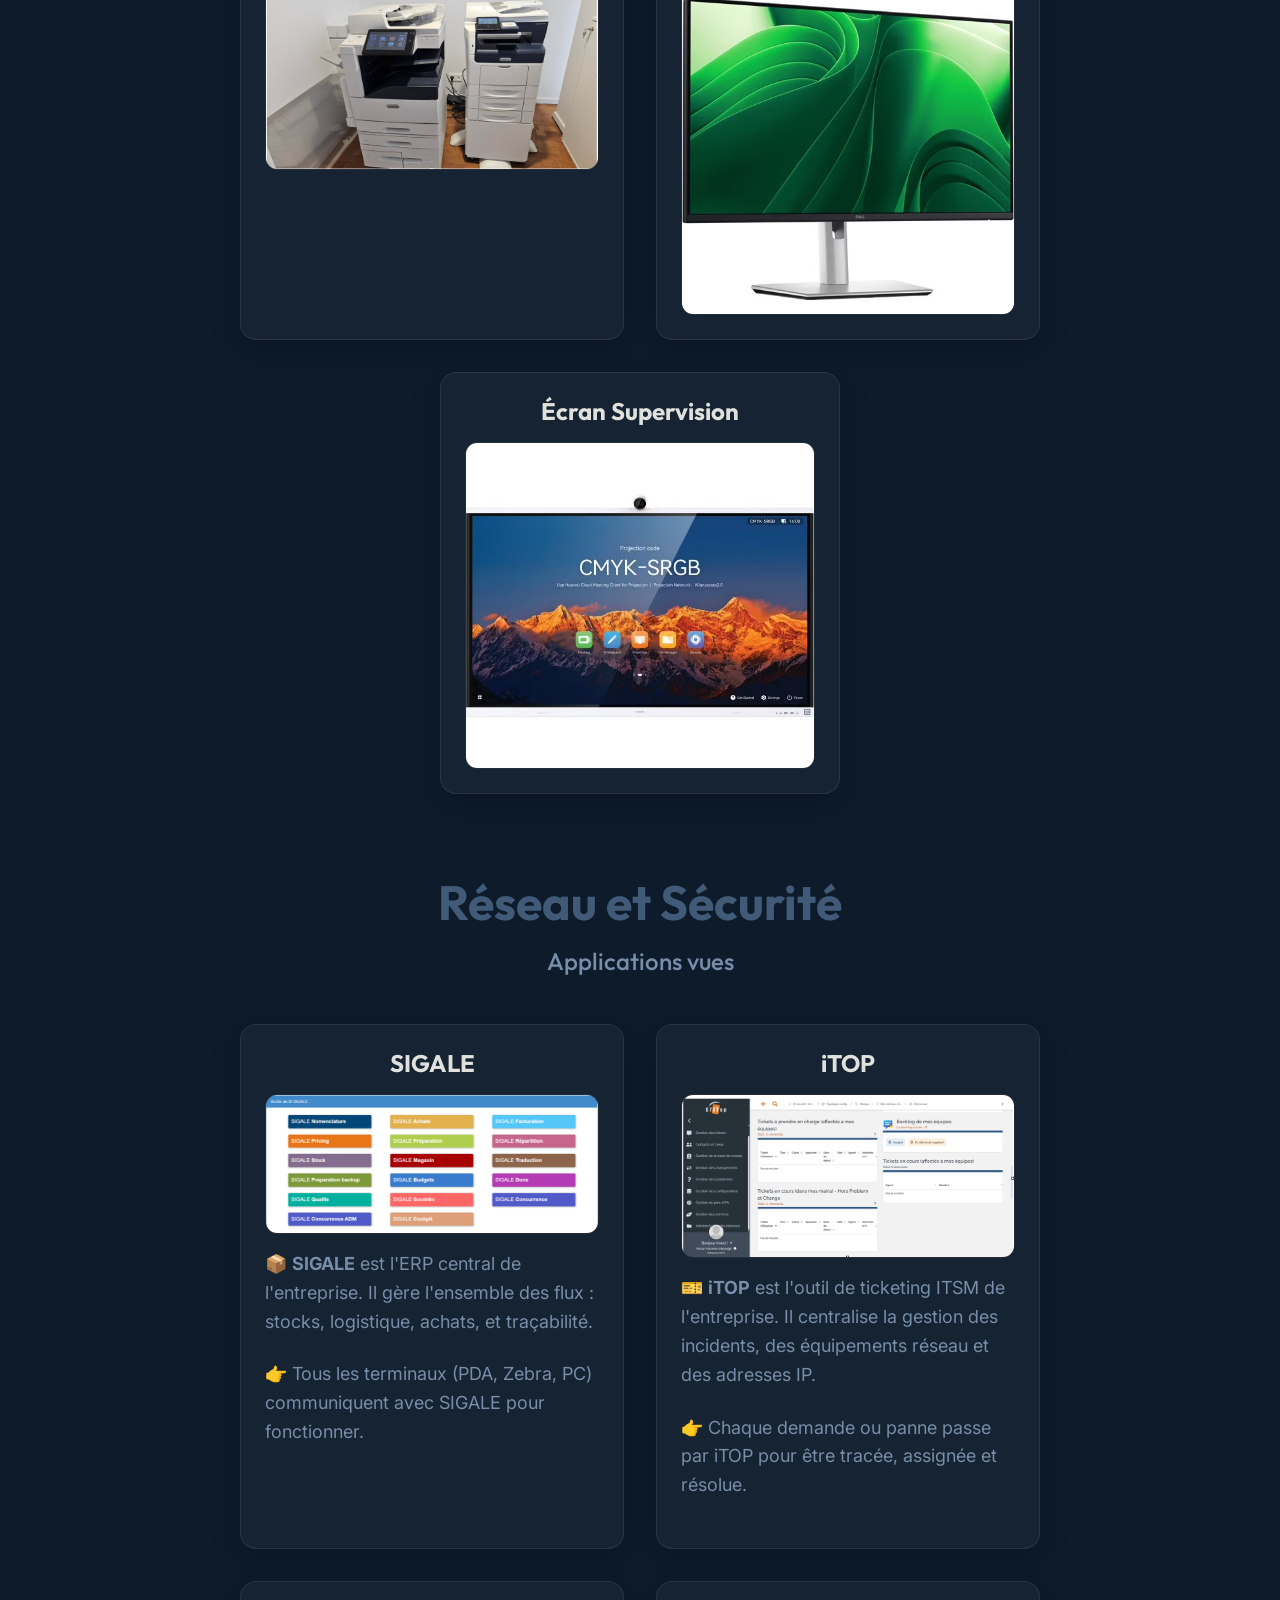
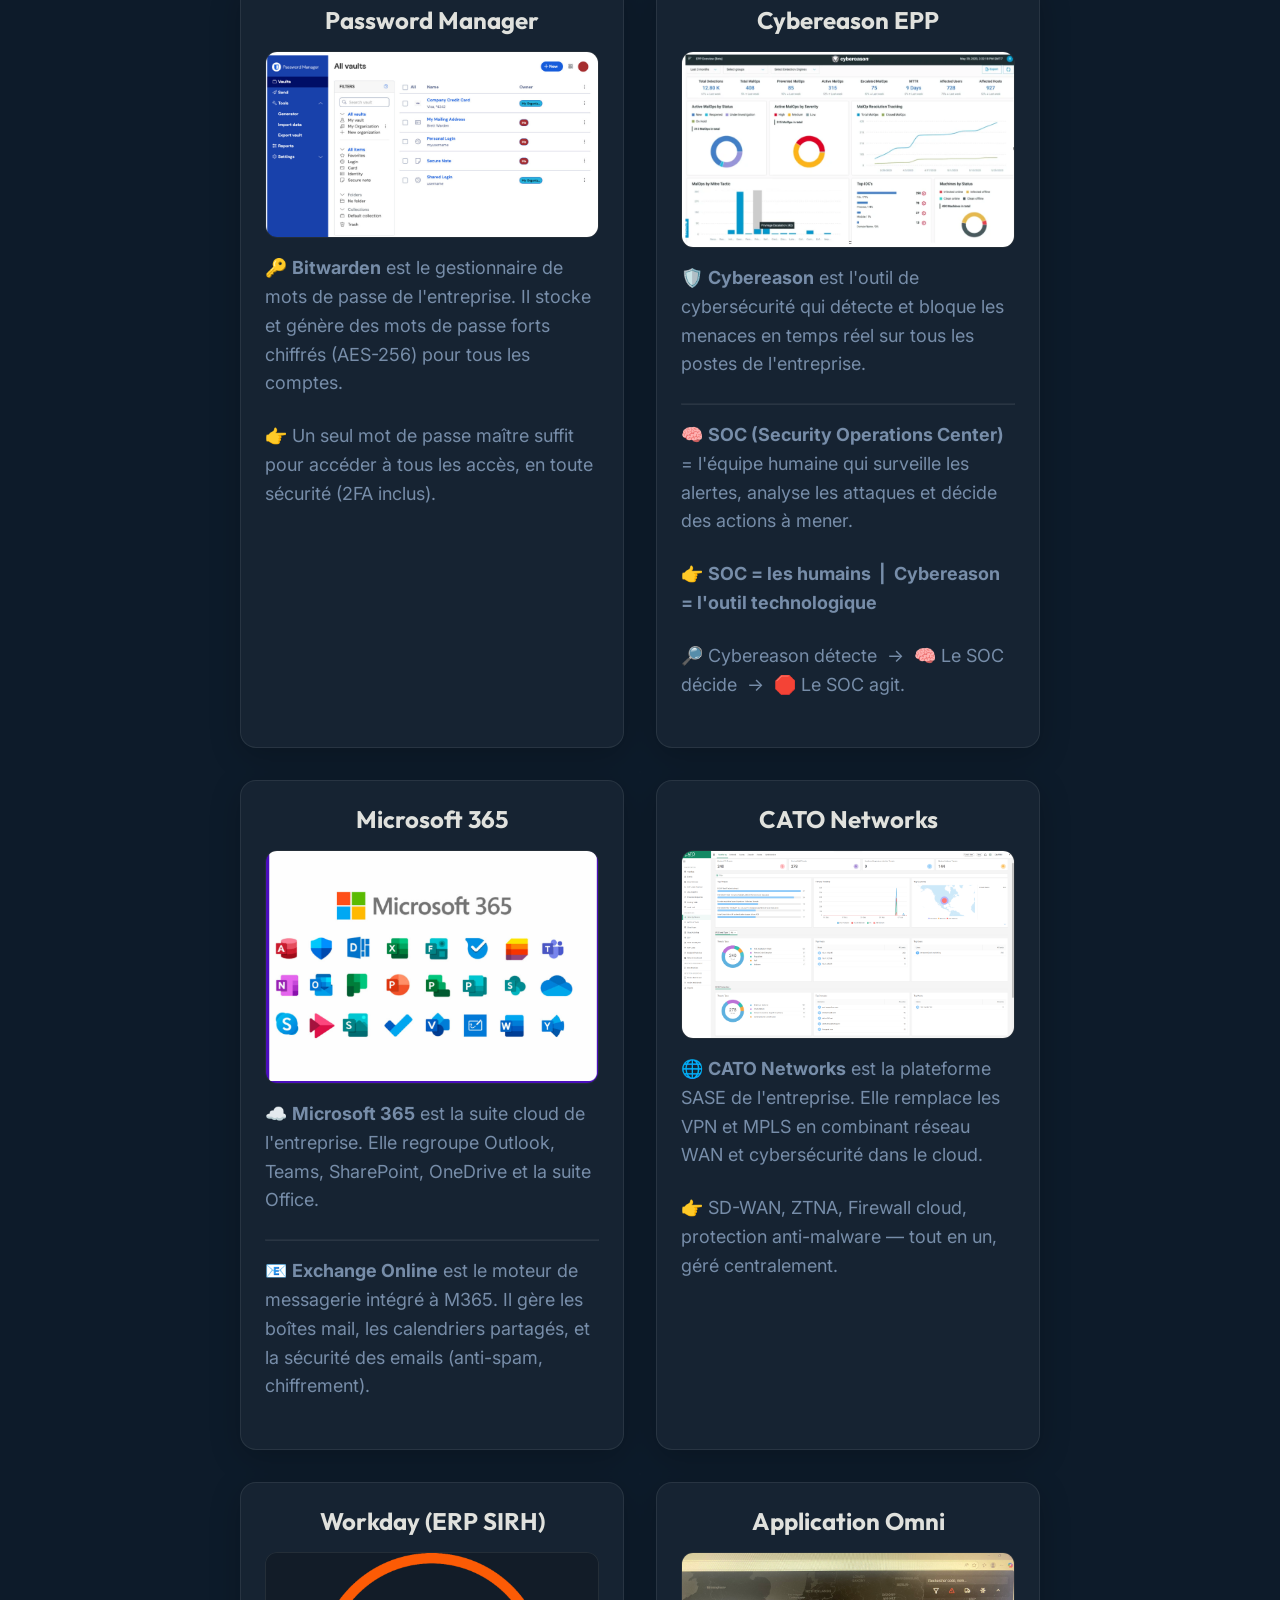
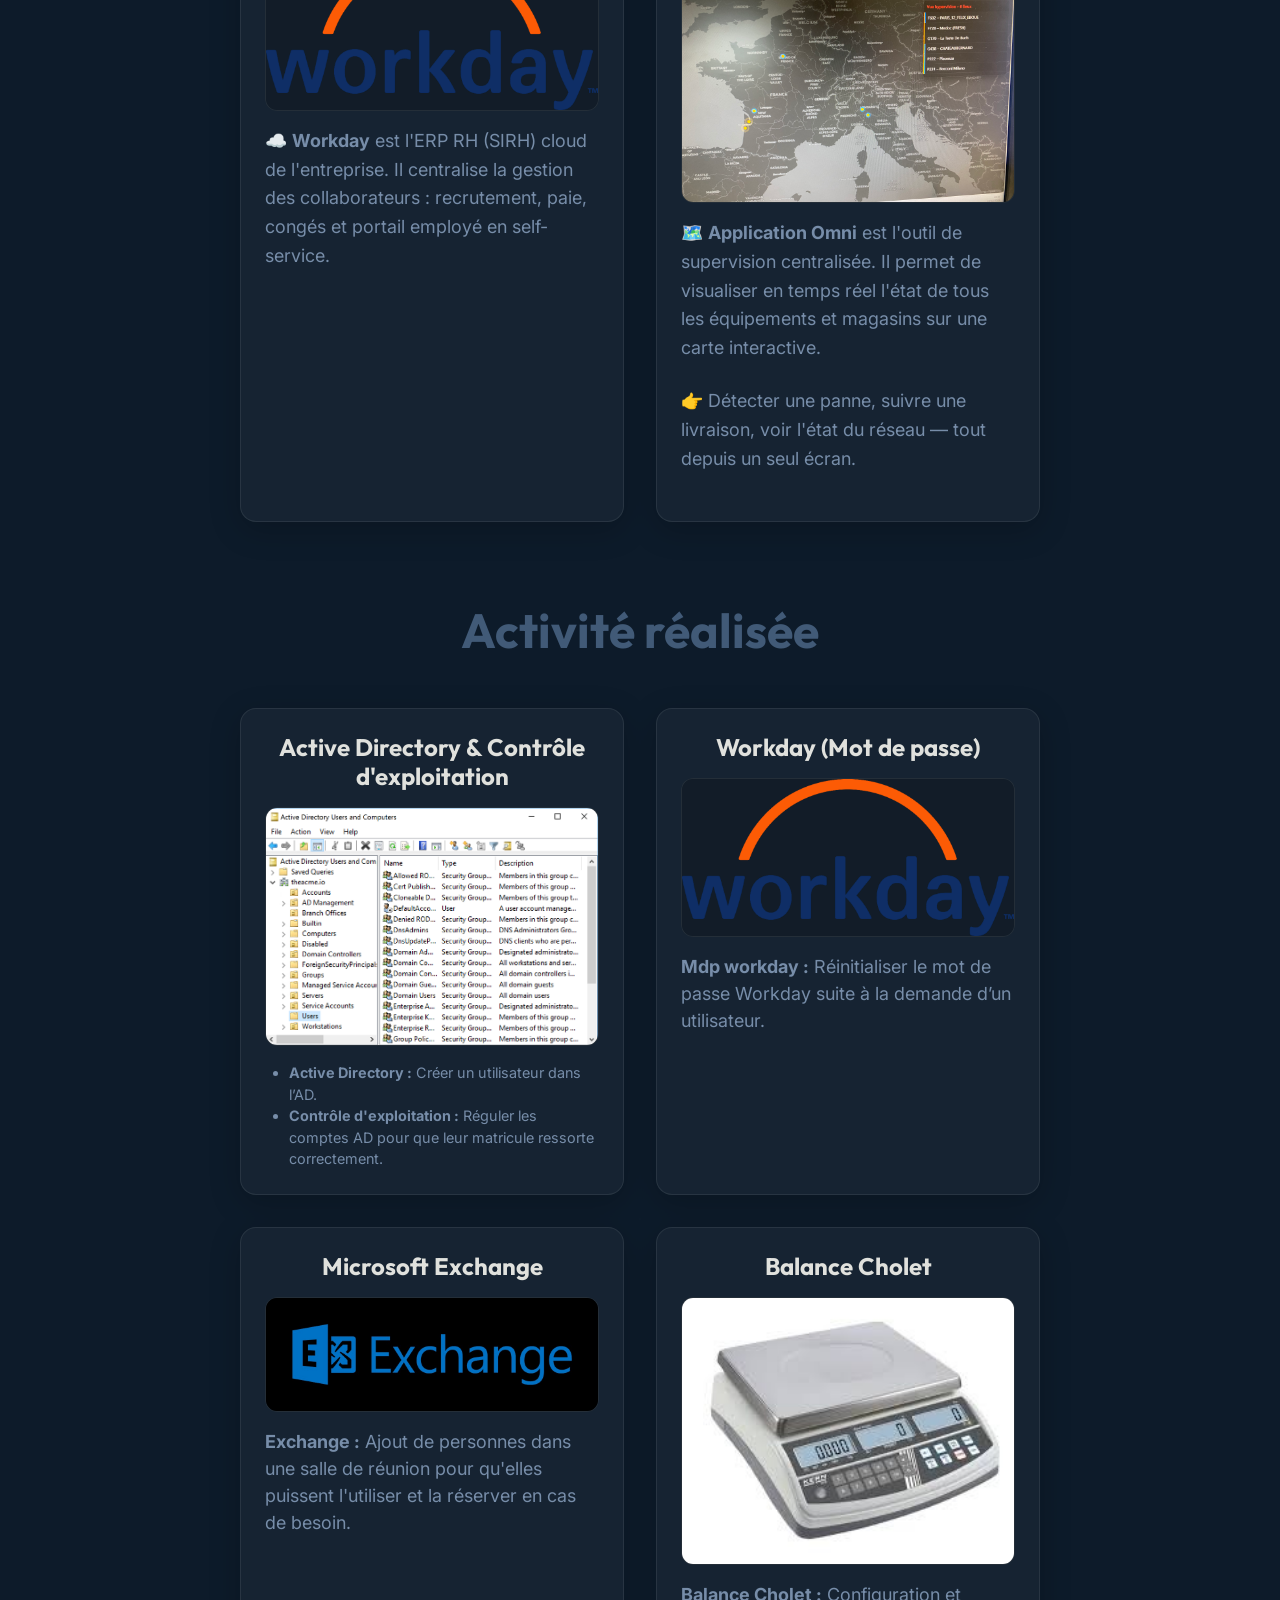
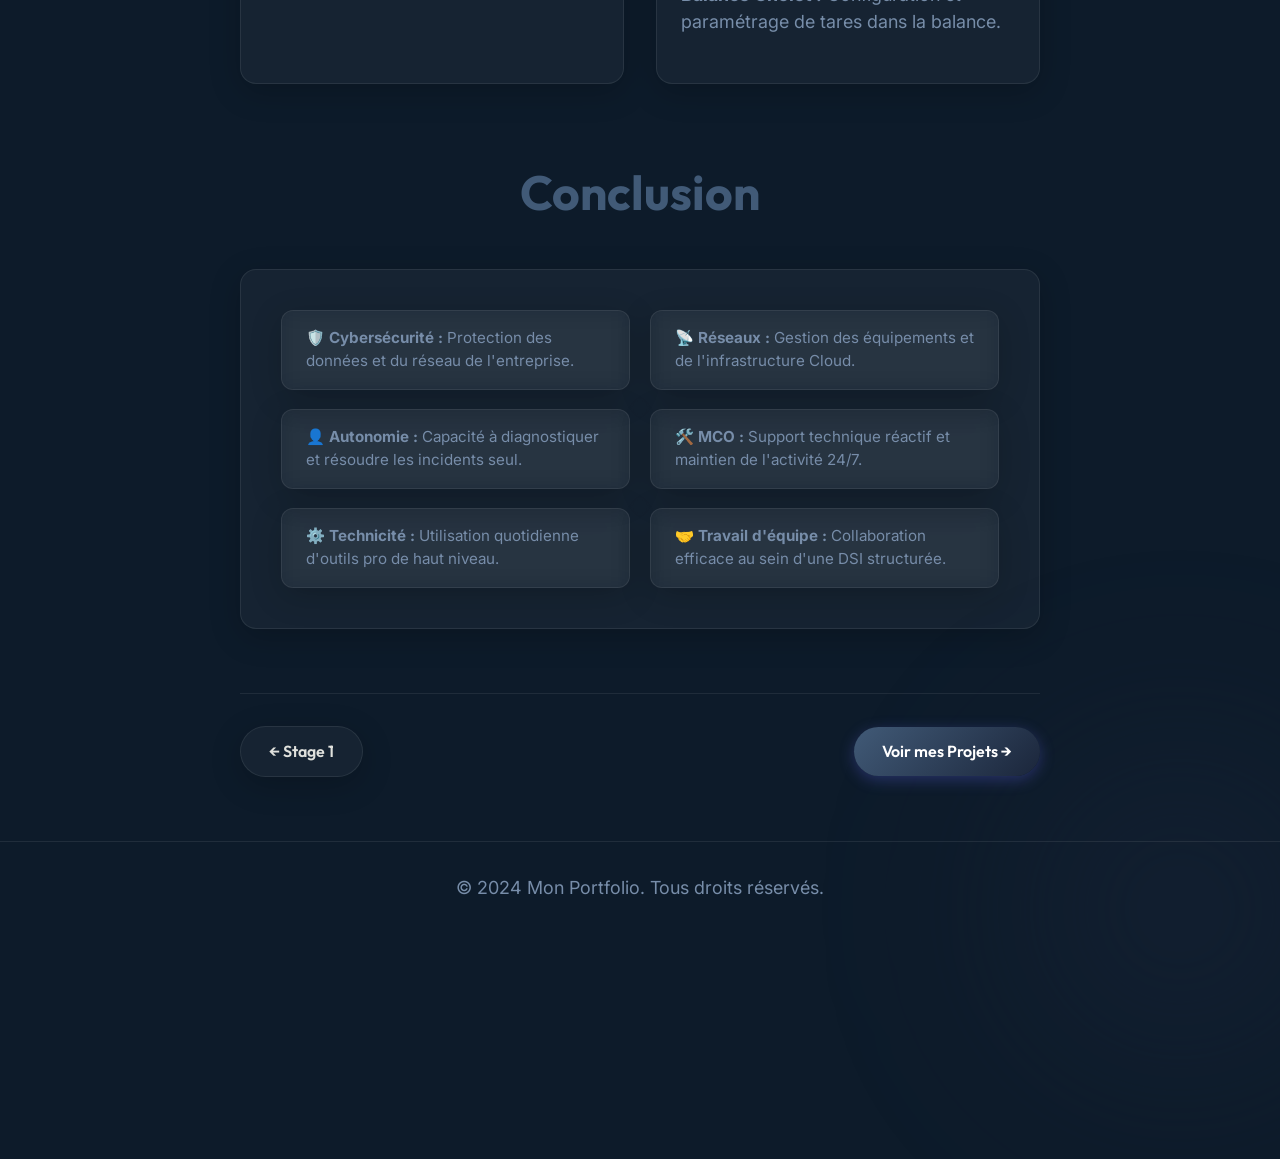
<file: étape2.html>
<!DOCTYPE html>
<html lang="fr" class="dark-theme">

<head>
    <meta charset="UTF-8">
    <meta name="viewport" content="width=device-width, initial-scale=1.0">
    <title>Mon Portfolio - Stage 2</title>
    <meta name="description" content="Portfolio professionnel - Expérience de Stage 2">
    <link rel="preconnect" href="https://fonts.googleapis.com">
    <link rel="preconnect" href="https://fonts.gstatic.com" crossorigin>
    <link
        href="https://fonts.googleapis.com/css2?family=Outfit:wght@300;400;600;800&family=Inter:wght@400;500;700&display=swap"
        rel="stylesheet">
    <link rel="stylesheet" href="styles.css">
</head>

<body>
    <div class="blob blob-2"></div>
    <div class="blob blob-3"></div>

    <nav class="navbar glass-effect">
        <div class="nav-brand">Portfolio.</div>
        <ul class="nav-links">
            <li><a href="index.html">Présentation</a></li>
            <li><a href="étape1.html">Stage 1</a></li>
            <li><a href="étape2.html" class="active">Stage 2</a></li>
            <li><a href="projet.html">Projets</a></li>
        </ul>
        <div class="hamburger">
            <span></span>
            <span></span>
            <span></span>
        </div>
    </nav>

    <main class="container fade-in">
        <section class="content-section">
            <h1 class="gradient-text text-center section-title" style="margin-bottom: 1rem;">Expérience : Stage 2</h1>

            <h2 class="text-center" style="margin-top: 4rem; margin-bottom: 3rem; color: var(--primary-color);">
                Présentation de l'Entreprise (Prosol)</h2>
            <div class="image-grid-2"
                style="max-width: 1200px; margin: 0 auto 4rem auto; align-items: stretch; grid-template-columns: 1.3fr 0.7fr;">
                <div class="glass-effect scroll-reveal" style="padding: 1rem; border-radius: 16px;">
                    <div class="image-wrapper" style="margin-top: 0; height: 100%;">
                        <img src="images/presentation-prosol.jpg" alt="Bâtiment Prosol" class="content-img zoomable"
                            style="height: 100%; width: 100%; object-fit: cover; border-radius: 12px;">
                    </div>
                </div>

                <div class="glass-effect scroll-reveal"
                    style="padding: 2rem; border-radius: 16px; display: flex; flex-direction: column; justify-content: center; text-align: left; transition-delay: 0.1s;">
                    <h3
                        style="margin-bottom: 1.5rem; color: var(--primary-color); border-bottom: 2px solid var(--glass-border); padding-bottom: 0.5rem;">
                        ℹ️ Informations Clés</h3>
                    <div style="font-size: 1rem; color: var(--text-secondary); line-height: 1.8;">
                        <p style="margin-bottom: 1rem;">📅 <strong>Création :</strong> 24/10/2005</p>
                        <p style="margin-bottom: 1rem;">📍 <strong>Adresse :</strong><br>375 RUE JULIETTE
                            RECAMIER<br>69970 CHAPONNAY</p>
                        <p>💰 <strong>Chiffre d'affaires :</strong><br>Plus de 4 milliards d'euros</p>
                    </div>
                </div>
            </div>

            <h2 class="text-center" style="margin: 5rem 0 3rem; color: white;">🏢 Vue d'ensemble –
                Organisation GIE</h2>
            <div class="image-grid-2" style="margin-bottom: 4rem;">

                <div class="glass-effect scroll-reveal" style="padding: 1.5rem; border-radius: 16px;">
                    <h3 style="margin-bottom: 1rem; color: white;">1️⃣ Activité & Périmètre Produits
                    </h3>
                    <ul
                        style="list-style-type: none; padding-left: 0; color: var(--text-secondary); margin-bottom: 1rem; font-size: 0.95rem;">
                        <li style="margin-bottom: 0.5rem;">🧺 <strong>Catégories gérées :</strong> Produits frais (GF
                            330), Caisses, Épices, Dépannage.</li>
                        <li>🛒 <strong>Rayons :</strong> Fruits & Légumes (F&L), Crèmerie, Marée / Poissonnerie.</li>
                    </ul>
                    <p style="font-size: 0.95rem; line-height: 1.6;">👉 <strong>Prosol</strong> (≈ 78 % de l’activité)
                        est le cœur de l’activité, concentrant l’essentiel des flux, des volumes et des besoins
                        IT/logistiques.</p>
                </div>

                <div class="glass-effect scroll-reveal"
                    style="padding: 1.5rem; border-radius: 16px; transition-delay: 0.1s;">
                    <h3 style="margin-bottom: 1rem; color: white;">2️⃣ Réseau de Magasins</h3>
                    <p style="margin-bottom: 0.5rem; color: var(--text-primary); font-weight: 600;">Total : 67 magasins
                    </p>
                    <ul
                        style="list-style-type: disc; padding-left: 1.5rem; color: var(--text-secondary); margin-bottom: 1rem; font-size: 0.95rem;">
                        <li>BDD – Boulogne du Nord : 25</li>
                        <li>Banco Fresco : 8</li>
                        <li>PanF : 10</li>
                        <li>Autres enseignes complétant le réseau</li>
                    </ul>
                    <p style="font-size: 0.95rem; line-height: 1.6;">👉 Ce réseau alimente la majorité des flux frais,
                        nécessitant une forte réactivité logistique et IT.</p>
                </div>

                <div class="glass-effect scroll-reveal"
                    style="padding: 1.5rem; border-radius: 16px; transition-delay: 0.2s;">
                    <h3 style="margin-bottom: 1rem; color: white;">3️⃣ Volumes & Indicateurs</h3>
                    <ul
                        style="list-style-type: none; padding-left: 0; color: var(--text-secondary); margin-bottom: 1rem; font-size: 0.95rem;">
                        <li style="margin-bottom: 0.5rem;">💻 <strong>~10 000 PRC (Postes Clients) :</strong>
                            Ordinateurs employés (caisses, bureaux, magasins).</li>
                        <li>🖥️ <strong>~5 460 PRS (Postes Serveurs) :</strong> Serveurs hébergeant services & bases de
                            données.</li>
                    </ul>
                    <p style="font-size: 0.9rem; margin-bottom: 0; line-height: 1.6; color: var(--text-secondary);">👉
                        Ces gros volumes exigent un MCO 24/7 et une forte robustesse IT.</p>
                </div>

                <div class="glass-effect scroll-reveal"
                    style="padding: 1.5rem; border-radius: 16px; transition-delay: 0.3s;">
                    <h3 style="margin-bottom: 1rem; color: white;">4️⃣ Logistique & Industriel</h3>
                    <ul
                        style="list-style-type: none; padding-left: 0; color: var(--text-secondary); margin-bottom: 1rem; font-size: 0.95rem;">
                        <li style="margin-bottom: 0.5rem;">🚚 <strong>13 plateformes logistiques</strong> en France</li>
                        <li>🏭 <strong>Usines partenaires :</strong> ADF (Cabrès → Nantes), AFL (Avignon), LCFN
                            (Annecy), BDI (Boulogne Nord)</li>
                    </ul>
                    <p style="font-size: 0.95rem; line-height: 1.6;">👉 La logistique est multi-sites, avec des flux
                        tendus, notamment sur les produits frais → dépendance forte à l’IT.</p>
                </div>



                <div class="glass-effect scroll-reveal"
                    style="padding: 1.5rem; border-radius: 16px; transition-delay: 0.1s;">
                    <h3 style="margin-bottom: 1rem; color: white;">5️⃣ Organisation IT</h3>
                    <p style="margin-bottom: 0.5rem; color: var(--text-secondary); font-size: 0.95rem;"><strong>≈ 50
                            personnes</strong> (Horaires : 7h30 → 19h)</p>
                    <p
                        style="font-size: 0.9rem; margin-bottom: 0.5rem; color: var(--text-secondary); line-height: 1.4;">
                        🧩 <strong>Domaines IT :</strong> Annexe, Maintenance logicielle, Socle Data, Réseau, Sécurité,
                        Systèmes, Applicatif, Outils, Cloud & projets transverses.</p>
                    <p style="font-size: 0.95rem; line-height: 1.6;">👉 L’IT est structurée par expertises métiers et
                        techniques, couvrant toute la chaîne de valeur (y compris la centralisation Data).</p>
                </div>



                <div class="glass-effect scroll-reveal"
                    style="padding: 1.5rem; border-radius: 16px; transition-delay: 0.3s;">
                    <h3 style="margin-bottom: 1rem; color: white;">6️⃣ Maintien en Condition (MCO)</h3>
                    <ul
                        style="list-style-type: none; padding-left: 0; color: var(--text-secondary); margin-bottom: 0.5rem; font-size: 0.95rem;">
                        <li style="margin-bottom: 0.5rem;">🕒 <strong>Couverture :</strong> 24h/24 – 7j/7 (Organisation
                            en 3×8)</li>
                        <li>🌙 <strong>Nuit :</strong> 19h → 7h (4 personnes en contrainte / astreinte)</li>
                    </ul>
                    <p style="font-size: 0.9rem; margin-bottom: 0.2rem; line-height: 1.4;">👉 Indispensable pour :</p>
                    <ul
                        style="list-style-type: circle; padding-left: 1.5rem; color: var(--text-secondary); font-size: 0.9rem; line-height: 1.4;">
                        <li>la continuité des ventes et gestion des stocks</li>
                        <li>la logistique temps réel et production industrielle</li>
                    </ul>
                </div>

            </div>

            <!-- Table Serveurs Azure -->
            <div class="glass-effect scroll-reveal"
                style="max-width: 800px; margin: 0 auto 4rem auto; padding: 2rem; border-radius: 16px; background: rgba(255, 255, 255, 0.03);">
                <h3 class="text-center" style="margin-bottom: 1.5rem; color: white;">☁️ Infrastructure
                    Serveurs</h3>
                <div style="overflow-x: auto;">
                    <table style="width: 100%; border-collapse: collapse; text-align: left; font-size: 0.95rem;">
                        <thead>
                            <tr style="border-bottom: 2px solid var(--glass-border);">
                                <th style="padding: 1rem; color: var(--text-primary);">Caractéristique</th>
                                <th style="padding: 1rem; color: var(--text-primary);">Détails de l'infrastructure</th>
                            </tr>
                        </thead>
                        <tbody>
                            <tr style="border-bottom: 1px solid rgba(255,255,255,0.05);">
                                <td style="padding: 1rem; font-weight: 600; color: white;">Nombre de
                                    serveurs</td>
                                <td style="padding: 1rem; color: var(--text-secondary);">Environ une centaine (~ 100
                                    serveurs)</td>
                            </tr>
                            <tr style="border-bottom: 1px solid rgba(255,255,255,0.05);">
                                <td style="padding: 1rem; font-weight: 600; color: white;">
                                    Environnement</td>
                                <td style="padding: 1rem; color: var(--text-secondary);">100% basé dans le Cloud
                                    (Microsoft Azure)</td>
                            </tr>
                            <tr>
                                <td style="padding: 1rem; font-weight: 600; color: white;">Résilience
                                </td>
                                <td style="padding: 1rem; color: var(--text-secondary);">Ils sont tous dédoublés
                                    (redondance forte en cas de panne)</td>
                            </tr>
                        </tbody>
                    </table>
                </div>
            </div>

            <h2 class="text-center" style="margin: 5rem 0 1rem; color: var(--primary-color);">Annexe</h2>
            <h3 class="text-center" style="margin-bottom: 3rem; color: var(--text-secondary); font-weight: 500;">Tâches
                réalisées</h3>

            <div class="image-grid-2" style="margin-bottom: 4rem;">


                <div class="glass-effect scroll-reveal"
                    style="transition-delay: 0.1s; padding: 1.5rem; border-radius: 16px; text-align: center;">
                    <h3 style="margin-bottom: 1rem;">Nouvel arrivant</h3>
                    <div class="image-wrapper" style="margin-top: 0;">
                        <img src="images/nouvel-arrivant.jpg" alt="Nouvel arrivant" class="content-img zoomable">
                    </div>
                    <div
                        style="margin-top: 1rem; font-size: 0.9rem; color: var(--text-secondary); text-align: left; line-height: 1.6;">
                        <p>💻 <strong>Masterisation :</strong> Configuration automatisée d'un PC neuf ou réinitialisé
                            (OS, logiciels, sécurité, réseau).</p>
                        <p style="margin-top: 0.5rem;">👉 Permet de livrer un poste de travail standardisé et prêt à
                            l'emploi en quelques clics.</p>
                    </div>
                </div>

                <div class="glass-effect scroll-reveal"
                    style="transition-delay: 0.2s; padding: 1.5rem; border-radius: 16px; text-align: center;">
                    <h3 style="margin-bottom: 1rem;">Ordinateur italien</h3>
                    <div class="image-wrapper" style="margin-top: 0;">
                        <img src="images/ordinateur-italien.jpg" alt="Ordinateur italien" class="content-img zoomable">
                    </div>
                    <p
                        style="font-size: 1.05rem; color: var(--text-primary); margin-top: 1rem; margin-bottom: 0; font-weight: 500;">
                        ⌨️ Claviers changés de AZERTY en QWERTY</p>
                </div>



                <div class="glass-effect scroll-reveal"
                    style="transition-delay: 0.3s; padding: 1.5rem; border-radius: 16px; text-align: center;">
                    <h3 style="margin-bottom: 1rem;">Zebra ZQ521</h3>
                    <div class="image-wrapper" style="margin-top: 0;">
                        <img src="images/zebra-zq521.jpg" alt="Imprimante Zebra ZQ521" class="content-img zoomable">
                    </div>
                </div>

                <div class="glass-effect scroll-reveal"
                    style="padding: 1.5rem; border-radius: 16px; text-align: center;">
                    <h3 style="margin-bottom: 1rem;">PDA Scanner</h3>
                    <div class="image-wrapper" style="margin-top: 0;">
                        <img src="images/pda-nouveau.jpg" alt="PDA Scanner Logistique" class="content-img zoomable">
                    </div>
                    <p
                        style="margin-top: 1rem; font-size: 0.9rem; color: var(--text-secondary); text-align: center; line-height: 1.6;">
                        📲 <strong>PDA Scanner :</strong> Terminal mobile pour scanner les produits et gérer les stocks
                        en temps réel.
                    </p>
                </div>


                <div class="glass-effect scroll-reveal"
                    style="transition-delay: 0.2s; padding: 1.5rem; border-radius: 16px; text-align: center; grid-column: 1 / -1; max-width: 50%; margin: 0 auto;">
                    <h3 style="margin-bottom: 1rem;">Branchement et config switch</h3>
                    <div class="image-wrapper" style="margin-top: 0;">
                        <img src="images/config-switch-2.jpg" alt="Branchement et config switch"
                            class="content-img zoomable">
                    </div>
                </div>


            </div>

            <h2 class="text-center" style="margin: 5rem 0 3rem; color: var(--primary-color);">Intervention</h2>
            <div class="image-grid-2" style="margin-bottom: 4rem;">
                <div class="glass-effect scroll-reveal"
                    style="padding: 1.5rem; border-radius: 16px; text-align: center;">
                    <h3 style="margin-bottom: 1rem;">Imprimantes (Xerox)</h3>
                    <div class="image-wrapper" style="margin-top: 0;">
                        <img src="images/imprimantes.jpg" alt="Imprimantes Xerox" class="content-img zoomable">
                    </div>
                </div>

                <div class="glass-effect scroll-reveal"
                    style="transition-delay: 0.1s; padding: 1.5rem; border-radius: 16px; text-align: center;">
                    <h3 style="margin-bottom: 1rem;">Écran Dell</h3>
                    <div class="image-wrapper" style="margin-top: 0;">
                        <img src="images/ecran-dell.avif" alt="Écran Dell" class="content-img zoomable">
                    </div>
                </div>

                <div class="glass-effect scroll-reveal"
                    style="transition-delay: 0.2s; padding: 1.5rem; border-radius: 16px; text-align: center; grid-column: 1 / -1; max-width: 50%; margin: 0 auto;">
                    <h3 style="margin-bottom: 1rem;">Écran Supervision</h3>
                    <div class="image-wrapper" style="margin-top: 0;">
                        <img src="images/ecran-supervision.avif" alt="Écran Supervision" class="content-img zoomable">
                    </div>
                </div>
            </div>

            <h2 class="text-center" style="margin: 5rem 0 1rem; color: var(--primary-color);">Réseau et Sécurité</h2>
            <h3 class="text-center" style="margin-bottom: 3rem; color: var(--text-secondary); font-weight: 500;">
                Applications vues</h3>
            <div class="image-grid-2" style="margin-bottom: 4rem;">
                <div class="glass-effect scroll-reveal"
                    style="padding: 1.5rem; border-radius: 16px; text-align: center;">
                    <h3 style="margin-bottom: 1rem;">SIGALE</h3>
                    <div class="image-wrapper" style="margin-top: 0;">
                        <img src="images/rs-sigale.jpg" alt="SIGALE" class="content-img zoomable">
                    </div>
                    <div
                        style="margin-top: 1rem; font-size: 0.9rem; color: var(--text-secondary); text-align: left; line-height: 1.6;">
                        <p>📦 <strong>SIGALE</strong> est l'ERP central de l'entreprise. Il gère l'ensemble des flux :
                            stocks, logistique, achats, et traçabilité.</p>
                        <p style="margin-top: 0.5rem;">👉 Tous les terminaux (PDA, Zebra, PC) communiquent avec SIGALE
                            pour fonctionner.</p>
                    </div>
                </div>

                <div class="glass-effect scroll-reveal"
                    style="transition-delay: 0.1s; padding: 1.5rem; border-radius: 16px; text-align: center;">
                    <h3 style="margin-bottom: 1rem;">iTOP</h3>
                    <div class="image-wrapper" style="margin-top: 0;">
                        <img src="images/rs-gfitop.jpg" alt="iTOP" class="content-img zoomable">
                    </div>
                    <div
                        style="margin-top: 1rem; font-size: 0.9rem; color: var(--text-secondary); text-align: left; line-height: 1.6;">
                        <p>🎫 <strong>iTOP</strong> est l'outil de ticketing ITSM de l'entreprise. Il centralise la
                            gestion des incidents, des équipements réseau et des adresses IP.</p>
                        <p style="margin-top: 0.5rem;">👉 Chaque demande ou panne passe par iTOP pour être tracée,
                            assignée et résolue.</p>
                    </div>
                </div>

                <div class="glass-effect scroll-reveal"
                    style="transition-delay: 0.2s; padding: 1.5rem; border-radius: 16px; text-align: center;">
                    <h3 style="margin-bottom: 1rem;">Password Manager</h3>
                    <div class="image-wrapper" style="margin-top: 0;">
                        <img src="images/rs-password-manager.jpg" alt="Password Manager" class="content-img zoomable">
                    </div>
                    <div
                        style="margin-top: 1rem; font-size: 0.9rem; color: var(--text-secondary); text-align: left; line-height: 1.6;">
                        <p>🔑 <strong>Bitwarden</strong> est le gestionnaire de mots de passe de l'entreprise. Il stocke
                            et génère des mots de passe forts chiffrés (AES-256) pour tous les comptes.</p>
                        <p style="margin-top: 0.5rem;">👉 Un seul mot de passe maître suffit pour accéder à tous les
                            accès, en toute sécurité (2FA inclus).</p>
                    </div>
                </div>

                <div class="glass-effect scroll-reveal"
                    style="transition-delay: 0.3s; padding: 1.5rem; border-radius: 16px; text-align: center;">
                    <h3 style="margin-bottom: 1rem;">Cybereason EPP</h3>
                    <div class="image-wrapper" style="margin-top: 0;">
                        <img src="images/rs-cybereason.jpg" alt="Cybereason EPP" class="content-img zoomable">
                    </div>
                    <div
                        style="margin-top: 1rem; font-size: 0.9rem; color: var(--text-secondary); text-align: left; line-height: 1.6;">
                        <p>🛡️ <strong>Cybereason</strong> est l'outil de cybersécurité qui détecte et bloque les
                            menaces en temps réel sur tous les postes de l'entreprise.</p>
                        <hr style="border-color: var(--glass-border); margin: 1rem 0;">
                        <p>🧠 <strong>SOC (Security Operations Center)</strong> = l'équipe humaine qui surveille les
                            alertes, analyse les attaques et décide des actions à mener.</p>
                        <p style="margin-top: 0.75rem; font-weight: 500;">👉 <strong>SOC = les humains &nbsp;|&nbsp;
                                Cybereason = l'outil technologique</strong></p>
                        <p style="margin-top: 0.5rem;">🔎 Cybereason détecte &nbsp;→&nbsp; 🧠 Le SOC décide
                            &nbsp;→&nbsp; 🛑 Le SOC agit.</p>
                    </div>
                </div>


                <div class="glass-effect scroll-reveal"
                    style="transition-delay: 0.5s; padding: 1.5rem; border-radius: 16px; text-align: center;">
                    <h3 style="margin-bottom: 1rem;">Microsoft 365</h3>
                    <div class="image-wrapper" style="margin-top: 0;">
                        <img src="images/microsoft-365.png" alt="Microsoft 365" class="content-img zoomable">
                    </div>
                    <div
                        style="margin-top: 1rem; font-size: 0.9rem; color: var(--text-secondary); text-align: left; line-height: 1.6;">
                        <p>☁️ <strong>Microsoft 365</strong> est la suite cloud de l'entreprise. Elle regroupe Outlook,
                            Teams, SharePoint, OneDrive et la suite Office.</p>
                        <hr style="border-color: var(--glass-border); margin: 1rem 0;">
                        <p>📧 <strong>Exchange Online</strong> est le moteur de messagerie intégré à M365. Il gère les
                            boîtes mail, les calendriers partagés, et la sécurité des emails (anti-spam, chiffrement).
                        </p>
                    </div>
                </div>


                <div class="glass-effect scroll-reveal"
                    style="transition-delay: 0.7s; padding: 1.5rem; border-radius: 16px; text-align: center;">
                    <h3 style="margin-bottom: 1rem;">CATO Networks</h3>
                    <div class="image-wrapper" style="margin-top: 0;">
                        <img src="images/rs-cato.png" alt="CATO Networks" class="content-img zoomable">
                    </div>
                    <div
                        style="margin-top: 1rem; font-size: 0.9rem; color: var(--text-secondary); text-align: left; line-height: 1.6;">
                        <p>🌐 <strong>CATO Networks</strong> est la plateforme SASE de l'entreprise. Elle remplace les
                            VPN et MPLS en combinant réseau WAN et cybersécurité dans le cloud.</p>
                        <p style="margin-top: 0.5rem;">👉 SD-WAN, ZTNA, Firewall cloud, protection anti-malware — tout
                            en un, géré centralement.</p>
                    </div>
                </div>


                <div class="glass-effect scroll-reveal"
                    style="transition-delay: 1.0s; padding: 1.5rem; border-radius: 16px; text-align: center;">
                    <h3 style="margin-bottom: 1rem;">Workday (ERP SIRH)</h3>
                    <div class="image-wrapper" style="margin-top: 0;">
                        <img src="images/act-workday.png" alt="Workday" class="content-img zoomable">
                    </div>
                    <div
                        style="margin-top: 1rem; font-size: 0.9rem; color: var(--text-secondary); text-align: left; line-height: 1.6;">
                        <p>☁️ <strong>Workday</strong> est l'ERP RH (SIRH) cloud de l'entreprise. Il centralise la
                            gestion des collaborateurs : recrutement, paie, congés et portail employé en self-service.
                        </p>
                    </div>
                </div>

                <div class="glass-effect scroll-reveal"
                    style="transition-delay: 1.1s; padding: 1.5rem; border-radius: 16px; text-align: center;">
                    <h3 style="margin-bottom: 1rem;">Application Omni</h3>
                    <div class="image-wrapper" style="margin-top: 0;">
                        <img src="images/app-omni.jpg" alt="Application Omni" class="content-img zoomable">
                    </div>
                    <div
                        style="margin-top: 1rem; font-size: 0.9rem; color: var(--text-secondary); text-align: left; line-height: 1.6;">
                        <p>🗺️ <strong>Application Omni</strong> est l'outil de supervision centralisée. Il permet de
                            visualiser en temps réel l'état de tous les équipements et magasins sur une carte
                            interactive.</p>
                        <p style="margin-top: 0.5rem;">👉 Détecter une panne, suivre une livraison, voir l'état du
                            réseau — tout depuis un seul écran.</p>
                    </div>
                </div>
            </div>

            <h2 class="text-center" style="margin: 5rem 0 3rem; color: var(--primary-color);">Activité réalisée</h2>
            <div class="image-grid-2" style="margin-bottom: 4rem;">

                <div class="glass-effect scroll-reveal"
                    style="padding: 1.5rem; border-radius: 16px; text-align: center;">
                    <h3 style="margin-bottom: 1rem;">Active Directory & Contrôle d'exploitation</h3>
                    <div class="image-wrapper" style="margin-top: 0;">
                        <img src="images/act-ad.png" alt="Active Directory" class="content-img zoomable">
                    </div>
                    <div
                        style="margin-top: 1rem; font-size: 0.9rem; color: var(--text-secondary); text-align: left; line-height: 1.5;">
                        <ul style="list-style-type: disc; margin-left: 1.5rem;">
                            <li><strong>Active Directory :</strong> Créer un utilisateur dans l’AD.</li>
                            <li><strong>Contrôle d'exploitation :</strong> Réguler les comptes AD pour que leur
                                matricule ressorte correctement.</li>
                        </ul>
                    </div>
                </div>

                <div class="glass-effect scroll-reveal"
                    style="transition-delay: 0.1s; padding: 1.5rem; border-radius: 16px; text-align: center;">
                    <h3 style="margin-bottom: 1rem;">Workday (Mot de passe)</h3>
                    <div class="image-wrapper" style="margin-top: 0;">
                        <img src="images/act-workday.png" alt="Workday" class="content-img zoomable">
                    </div>
                    <div
                        style="margin-top: 1rem; font-size: 0.9rem; color: var(--text-secondary); text-align: left; line-height: 1.5;">
                        <p><strong>Mdp workday :</strong> Réinitialiser le mot de passe Workday suite à la demande d’un
                            utilisateur.</p>
                    </div>
                </div>

                <div class="glass-effect scroll-reveal"
                    style="transition-delay: 0.2s; padding: 1.5rem; border-radius: 16px; text-align: center;">
                    <h3 style="margin-bottom: 1rem;">Microsoft Exchange</h3>
                    <div class="image-wrapper" style="margin-top: 0;">
                        <img src="images/act-exchange.jpg" alt="Microsoft Exchange" class="content-img zoomable">
                    </div>
                    <div
                        style="margin-top: 1rem; font-size: 0.9rem; color: var(--text-secondary); text-align: left; line-height: 1.5;">
                        <p><strong>Exchange :</strong> Ajout de personnes dans une salle de réunion pour qu'elles
                            puissent l'utiliser et la réserver en cas de besoin.</p>
                    </div>
                </div>

                <div class="glass-effect scroll-reveal"
                    style="transition-delay: 0.3s; padding: 1.5rem; border-radius: 16px; text-align: center;">
                    <h3 style="margin-bottom: 1rem;">Balance Cholet</h3>
                    <div class="image-wrapper" style="margin-top: 0;">
                        <img src="images/act-balance.jpg" alt="Balance Cholet" class="content-img zoomable">
                    </div>
                    <div
                        style="margin-top: 1rem; font-size: 0.9rem; color: var(--text-secondary); text-align: left; line-height: 1.5;">
                        <p><strong>Balance Cholet :</strong> Configuration et paramétrage de tares dans la balance.</p>
                    </div>
                </div>

            </div>



            <h2 class="text-center" style="margin: 5rem 0 3rem; color: var(--primary-color);">Conclusion</h2>
            <div class="glass-effect scroll-reveal"
                style="padding: 2.5rem; border-radius: 16px; text-align: center; margin-bottom: 4rem;">
                <div
                    style="display: grid; grid-template-columns: repeat(auto-fit, minmax(280px, 1fr)); gap: 1.2rem; text-align: left;">
                    <div class="glass-effect"
                        style="padding: 1rem 1.5rem; border-radius: 12px; border: 1px solid var(--glass-border);">
                        <p style="margin: 0; font-size: 0.95rem; color: var(--text-secondary); line-height: 1.5;">🛡️
                            <strong>Cybersécurité :</strong> Protection des données et du réseau de l'entreprise.
                        </p>
                    </div>
                    <div class="glass-effect"
                        style="padding: 1rem 1.5rem; border-radius: 12px; border: 1px solid var(--glass-border);">
                        <p style="margin: 0; font-size: 0.95rem; color: var(--text-secondary); line-height: 1.5;">📡
                            <strong>Réseaux :</strong> Gestion des équipements et de l'infrastructure Cloud.
                        </p>
                    </div>
                    <div class="glass-effect"
                        style="padding: 1rem 1.5rem; border-radius: 12px; border: 1px solid var(--glass-border);">
                        <p style="margin: 0; font-size: 0.95rem; color: var(--text-secondary); line-height: 1.5;">👤
                            <strong>Autonomie :</strong> Capacité à diagnostiquer et résoudre les incidents seul.
                        </p>
                    </div>
                    <div class="glass-effect"
                        style="padding: 1rem 1.5rem; border-radius: 12px; border: 1px solid var(--glass-border);">
                        <p style="margin: 0; font-size: 0.95rem; color: var(--text-secondary); line-height: 1.5;">🛠️
                            <strong>MCO :</strong> Support technique réactif et maintien de l'activité 24/7.
                        </p>
                    </div>
                    <div class="glass-effect"
                        style="padding: 1rem 1.5rem; border-radius: 12px; border: 1px solid var(--glass-border);">
                        <p style="margin: 0; font-size: 0.95rem; color: var(--text-secondary); line-height: 1.5;">⚙️
                            <strong>Technicité :</strong> Utilisation quotidienne d'outils pro de haut niveau.
                        </p>
                    </div>
                    <div class="glass-effect"
                        style="padding: 1rem 1.5rem; border-radius: 12px; border: 1px solid var(--glass-border);">
                        <p style="margin: 0; font-size: 0.95rem; color: var(--text-secondary); line-height: 1.5;">🤝
                            <strong>Travail d'équipe :</strong> Collaboration efficace au sein d'une DSI structurée.
                        </p>
                    </div>
                </div>
            </div>

            <div class="navigation-buttons">
                <a href="étape1.html" class="btn btn-secondary glass-effect">&larr; Stage 1</a>
                <a href="projet.html" class="btn btn-primary">Voir mes Projets &rarr;</a>
            </div>
        </section>
    </main>

    <!-- Lightbox Modal -->
    <div id="lightbox" class="lightbox">
        <span class="lightbox-close">&times;</span>
        <img class="lightbox-content" id="lightbox-img" alt="Image zoomée">
    </div>

    <footer>
        <p>&copy; 2024 Mon Portfolio. Tous droits réservés.</p>
    </footer>

    <script src="script.js"></script>
</body>

</html>
</file>
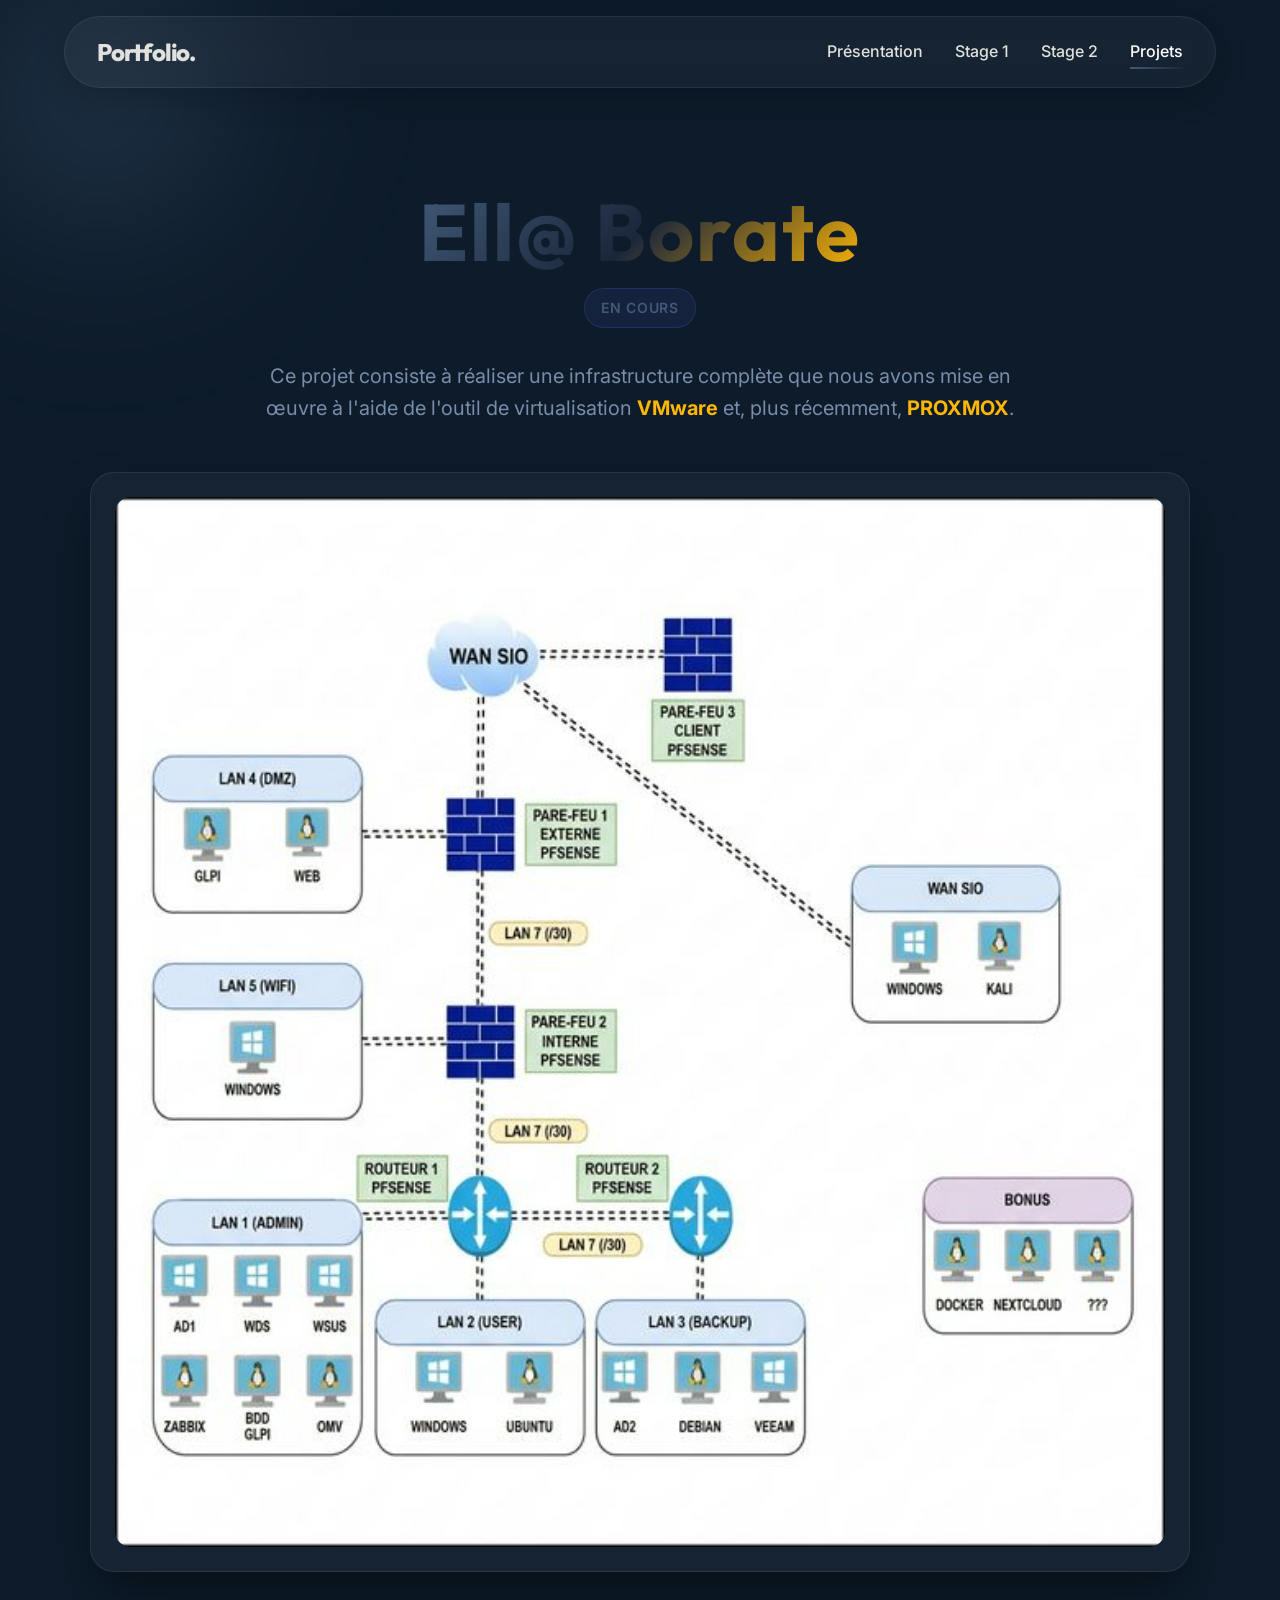
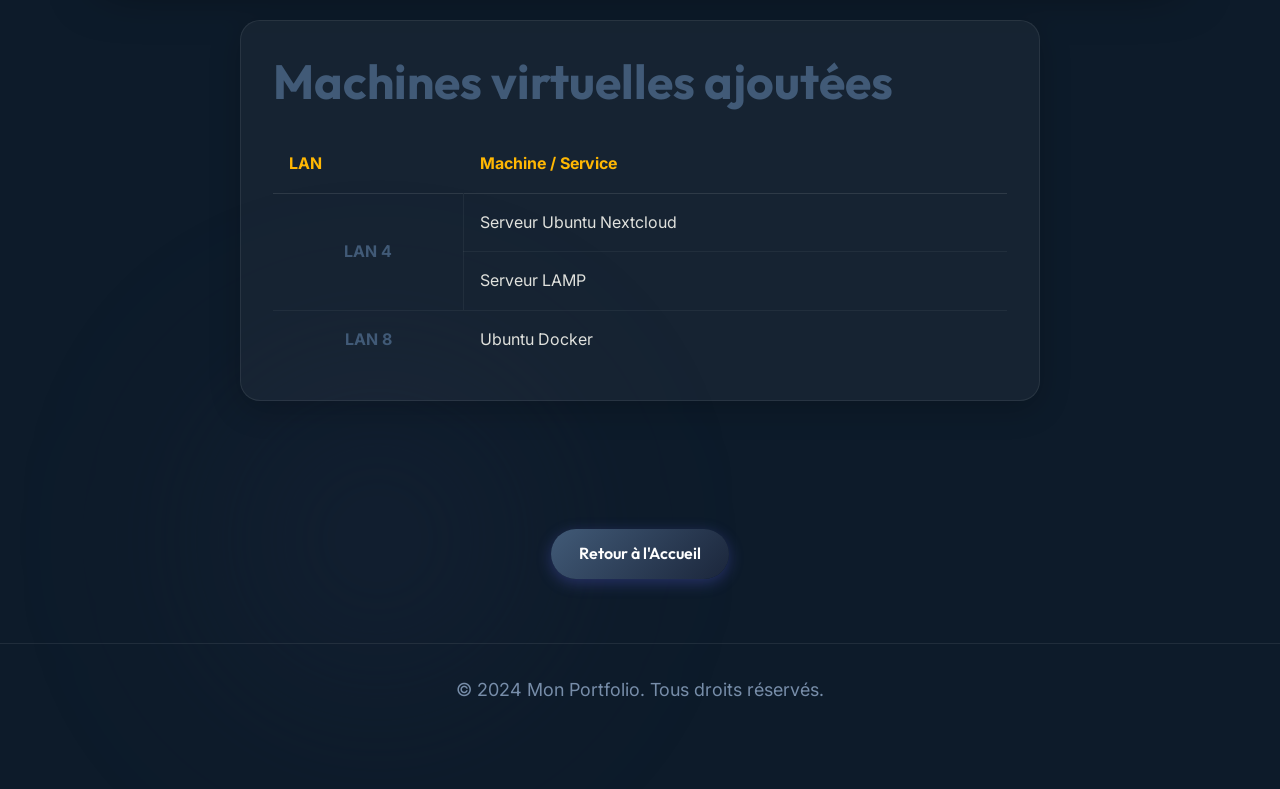
<file: projet.html>
<!DOCTYPE html>
<html lang="fr" class="dark-theme">

<head>
    <meta charset="UTF-8">
    <meta name="viewport" content="width=device-width, initial-scale=1.0">
    <title>Mon Portfolio - Projets</title>
    <meta name="description" content="Portfolio professionnel - Mes Projets">
    <link rel="preconnect" href="https://fonts.googleapis.com">
    <link rel="preconnect" href="https://fonts.gstatic.com" crossorigin>
    <link
        href="https://fonts.googleapis.com/css2?family=Outfit:wght@300;400;600;800&family=Inter:wght@400;500;700&display=swap"
        rel="stylesheet">
    <link rel="stylesheet" href="styles.css">
</head>

<body>
    <div class="blob blob-1"></div>
    <div class="blob blob-2" style="top: 80%; left: 10%;"></div>

    <nav class="navbar glass-effect">
        <div class="nav-brand">Portfolio.</div>
        <ul class="nav-links">
            <li><a href="index.html">Présentation</a></li>
            <li><a href="stage1.html">Stage 1</a></li>
            <li><a href="stage2.html">Stage 2</a></li>
            <li><a href="projet.html" class="active">Projets</a></li>
        </ul>
        <div class="hamburger">
            <span></span>
            <span></span>
            <span></span>
        </div>
    </nav>

    <main class="container fade-in">
        <section class="projects-section">
            <div
                style="min-height: 50vh; display: flex; flex-direction: column; align-items: center; justify-content: center; padding: 4rem 1rem;">
                <h1 class="gradient-text text-center"
                    style="font-size: 5rem; letter-spacing: 2px; margin-bottom: 0.5rem;">Ell@ Borate</h1>
                <span class="badge" style="margin-bottom: 2rem;">En cours</span>
                <p class="text-center"
                    style="max-width: 800px; font-size: 1.25rem; color: var(--text-secondary); margin-bottom: 3rem; line-height: 1.6;">
                    Ce projet consiste à réaliser une infrastructure complète que nous avons mise en œuvre à l'aide de
                    l'outil de virtualisation <strong style="color: var(--accent-color);">VMware</strong> et, plus
                    récemment, <strong style="color: var(--accent-color);">PROXMOX</strong>.
                </p>
                <div class="glass-effect"
                    style="padding: 1.5rem; border-radius: 24px; max-width: 1100px; width: 100%; box-shadow: 0 25px 50px -12px rgba(0, 0, 0, 0.5); margin-bottom: 3rem;">
                    <img src="images/ellaborate.png" alt="Schéma Réseau Ell@ Borate"
                        style="width: 100%; height: auto; border-radius: 16px; display: block;">
                </div>

                <div class="glass-effect" style="width: 100%; max-width: 800px; padding: 2rem; border-radius: 20px;">
                    <h2 style="margin-bottom: 1.5rem; color: var(--primary-color);">Machines virtuelles ajoutées</h2>
                    <table style="width: 100%; border-collapse: collapse; text-align: left;">
                        <thead>
                            <tr style="border-bottom: 1px solid rgba(255, 255, 255, 0.1);">
                                <th style="padding: 1rem; color: var(--accent-color);">LAN</th>
                                <th style="padding: 1rem; color: var(--accent-color);">Machine / Service</th>
                            </tr>
                        </thead>
                        <tbody>
                            <tr style="border-bottom: 1px solid rgba(255, 255, 255, 0.05);">
                                <td rowspan="2"
                                    style="padding: 1rem; border-right: 1px solid rgba(255, 255, 255, 0.05); vertical-align: middle; text-align: center; font-weight: bold; color: var(--primary-color);">
                                    LAN 4</td>
                                <td style="padding: 1rem; border-bottom: 1px solid rgba(255, 255, 255, 0.05);">Serveur
                                    Ubuntu Nextcloud</td>
                            </tr>
                            <tr style="border-bottom: 1px solid rgba(255, 255, 255, 0.05);">
                                <td style="padding: 1rem;">Serveur LAMP</td>
                            </tr>
                            <tr>
                                <td
                                    style="padding: 1rem; text-align: center; font-weight: bold; color: var(--primary-color);">
                                    LAN 8</td>
                                <td style="padding: 1rem;">Ubuntu Docker</td>
                            </tr>
                        </tbody>
                    </table>
                </div>
            </div>

            <div class="text-center" style="margin-top: 4rem;">
                <a href="index.html" class="btn btn-primary">Retour à l'Accueil</a>
            </div>
        </section>
    </main>

    <footer>
        <p>&copy; 2024 Mon Portfolio. Tous droits réservés.</p>
    </footer>

    <script src="script.js"></script>
</body>

</html>
</file>
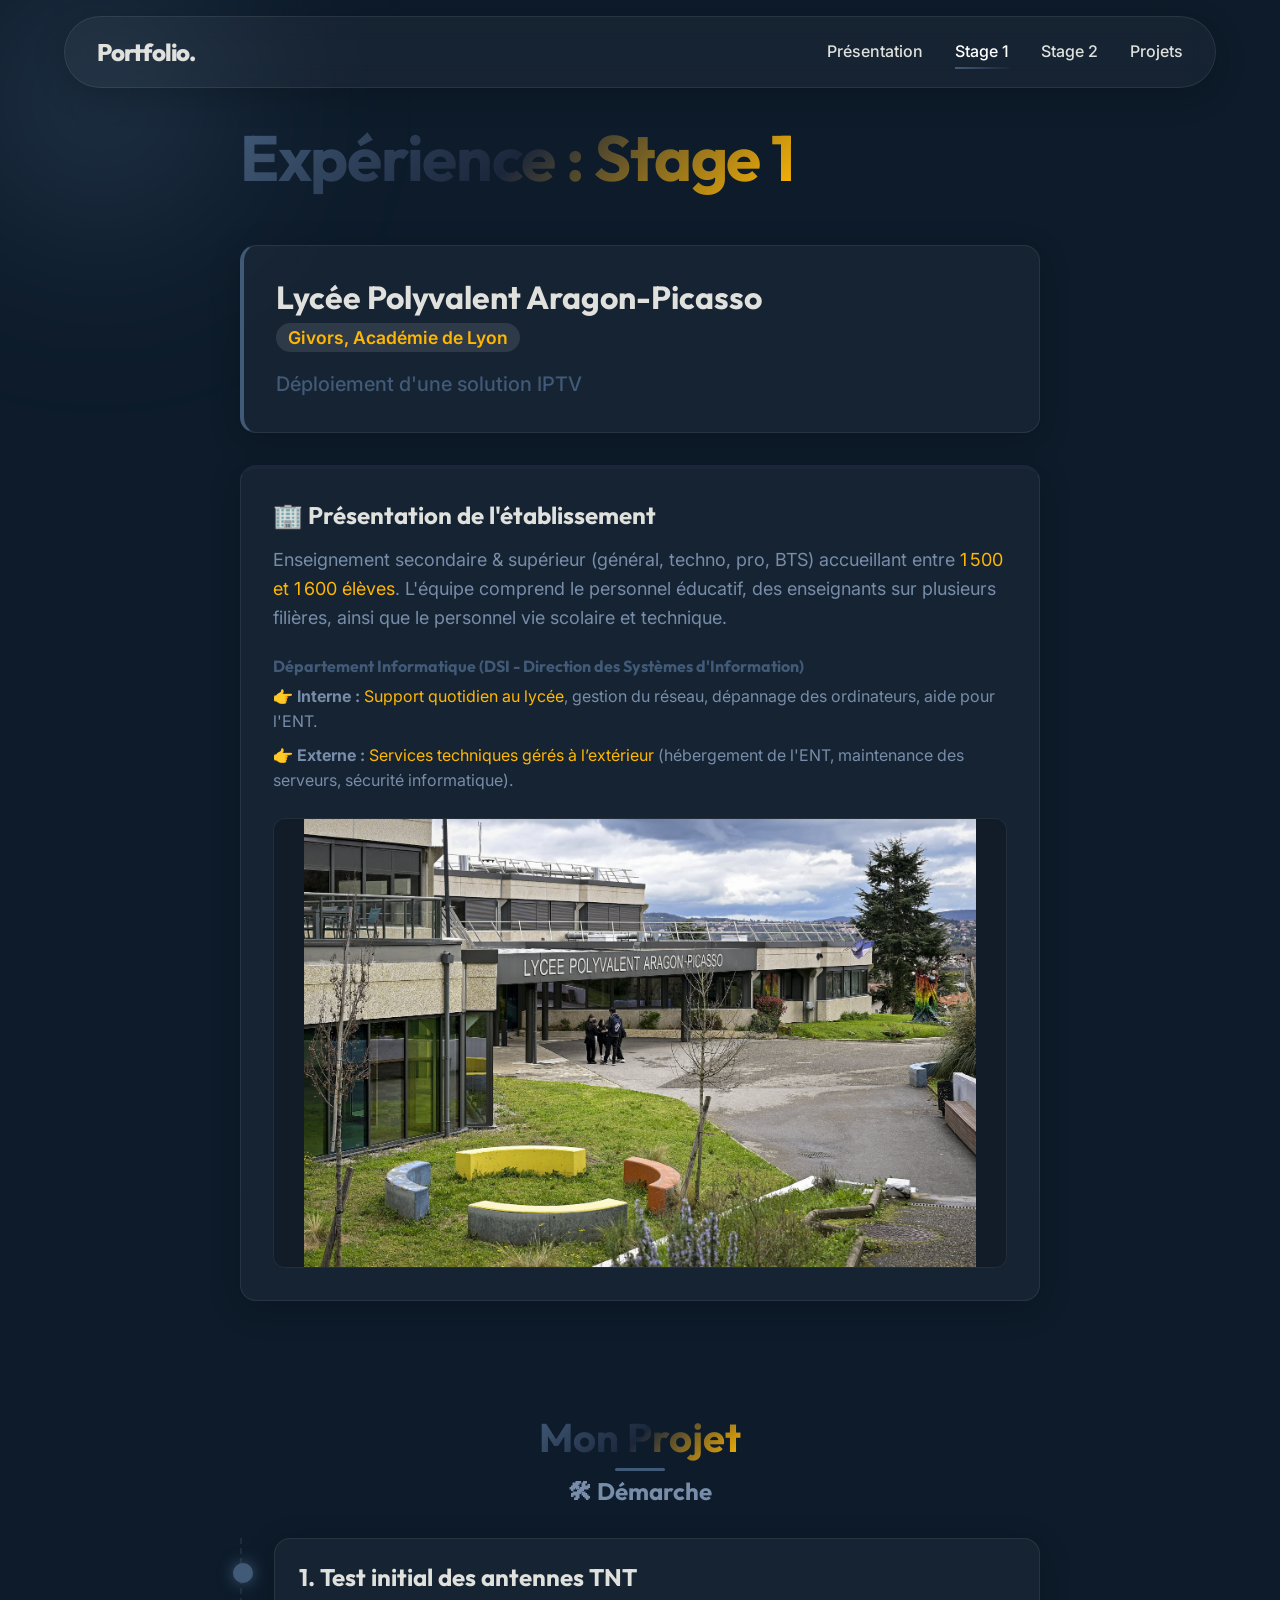
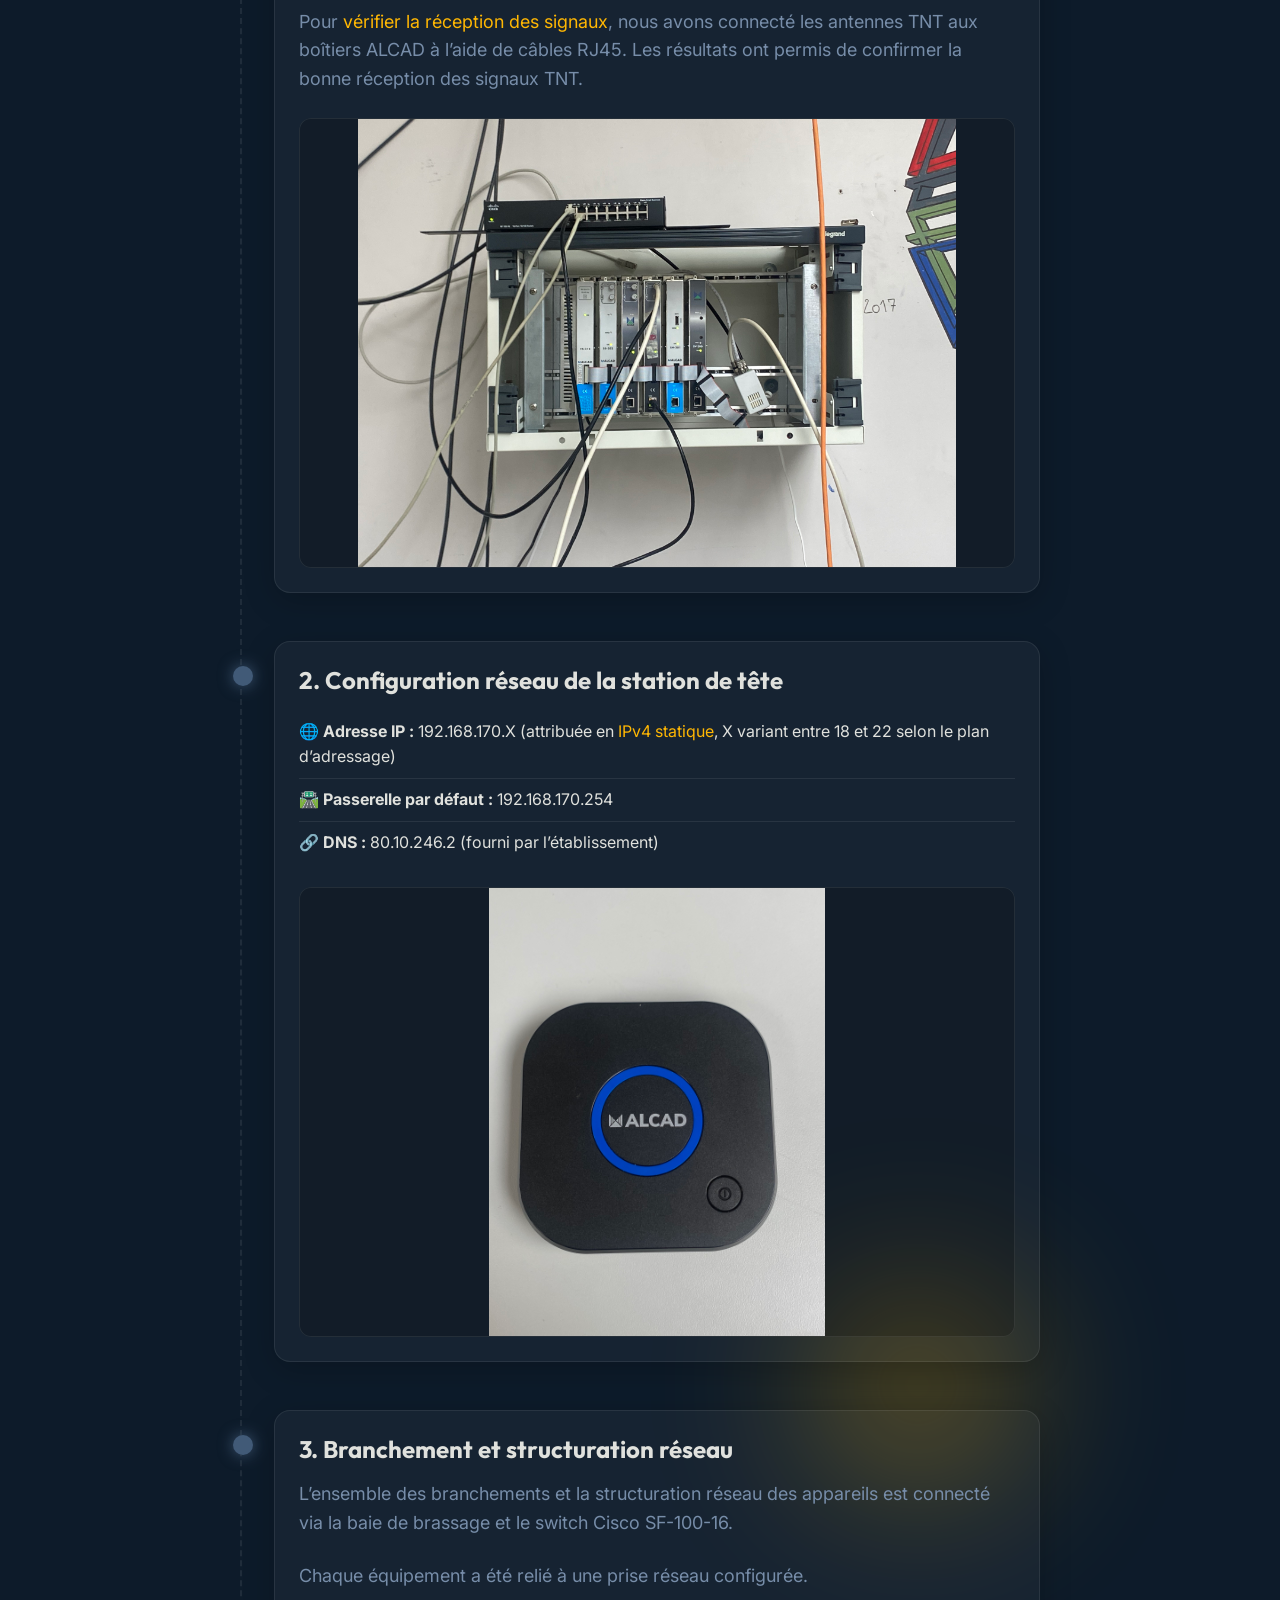
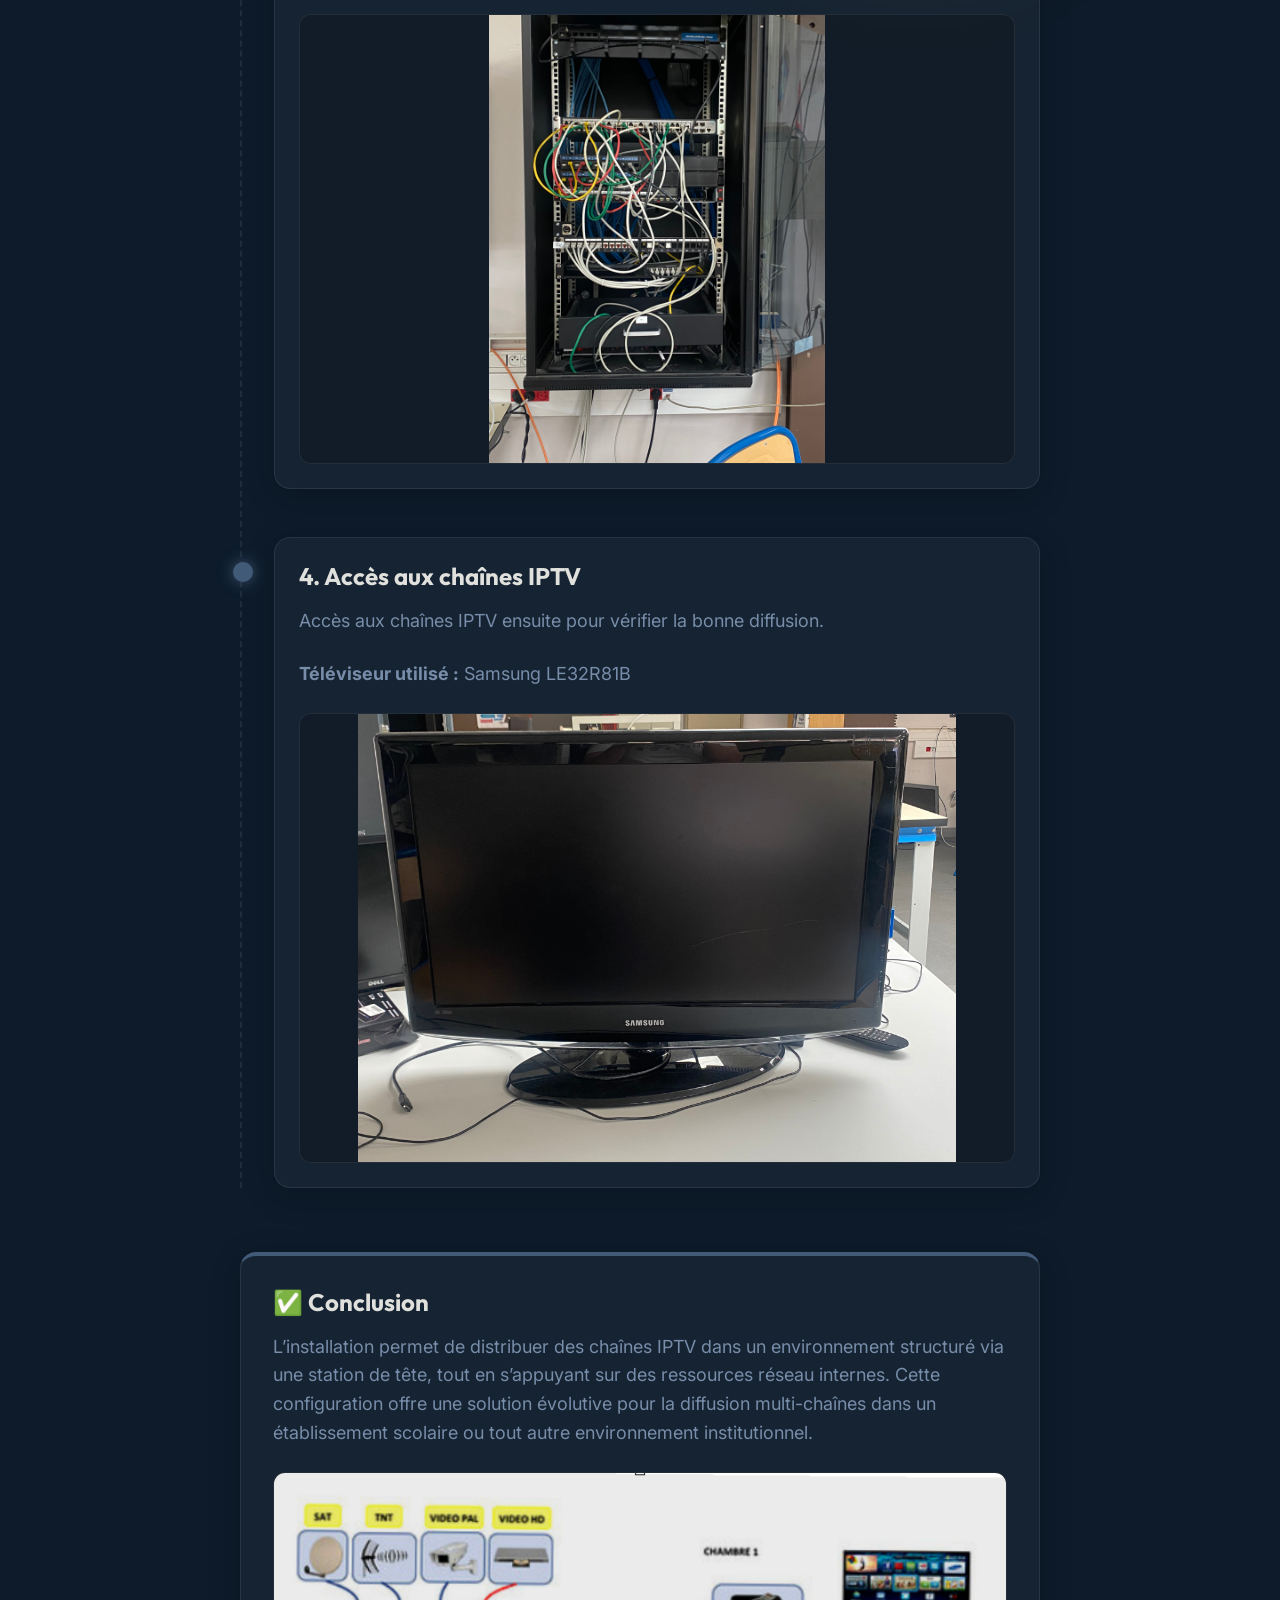
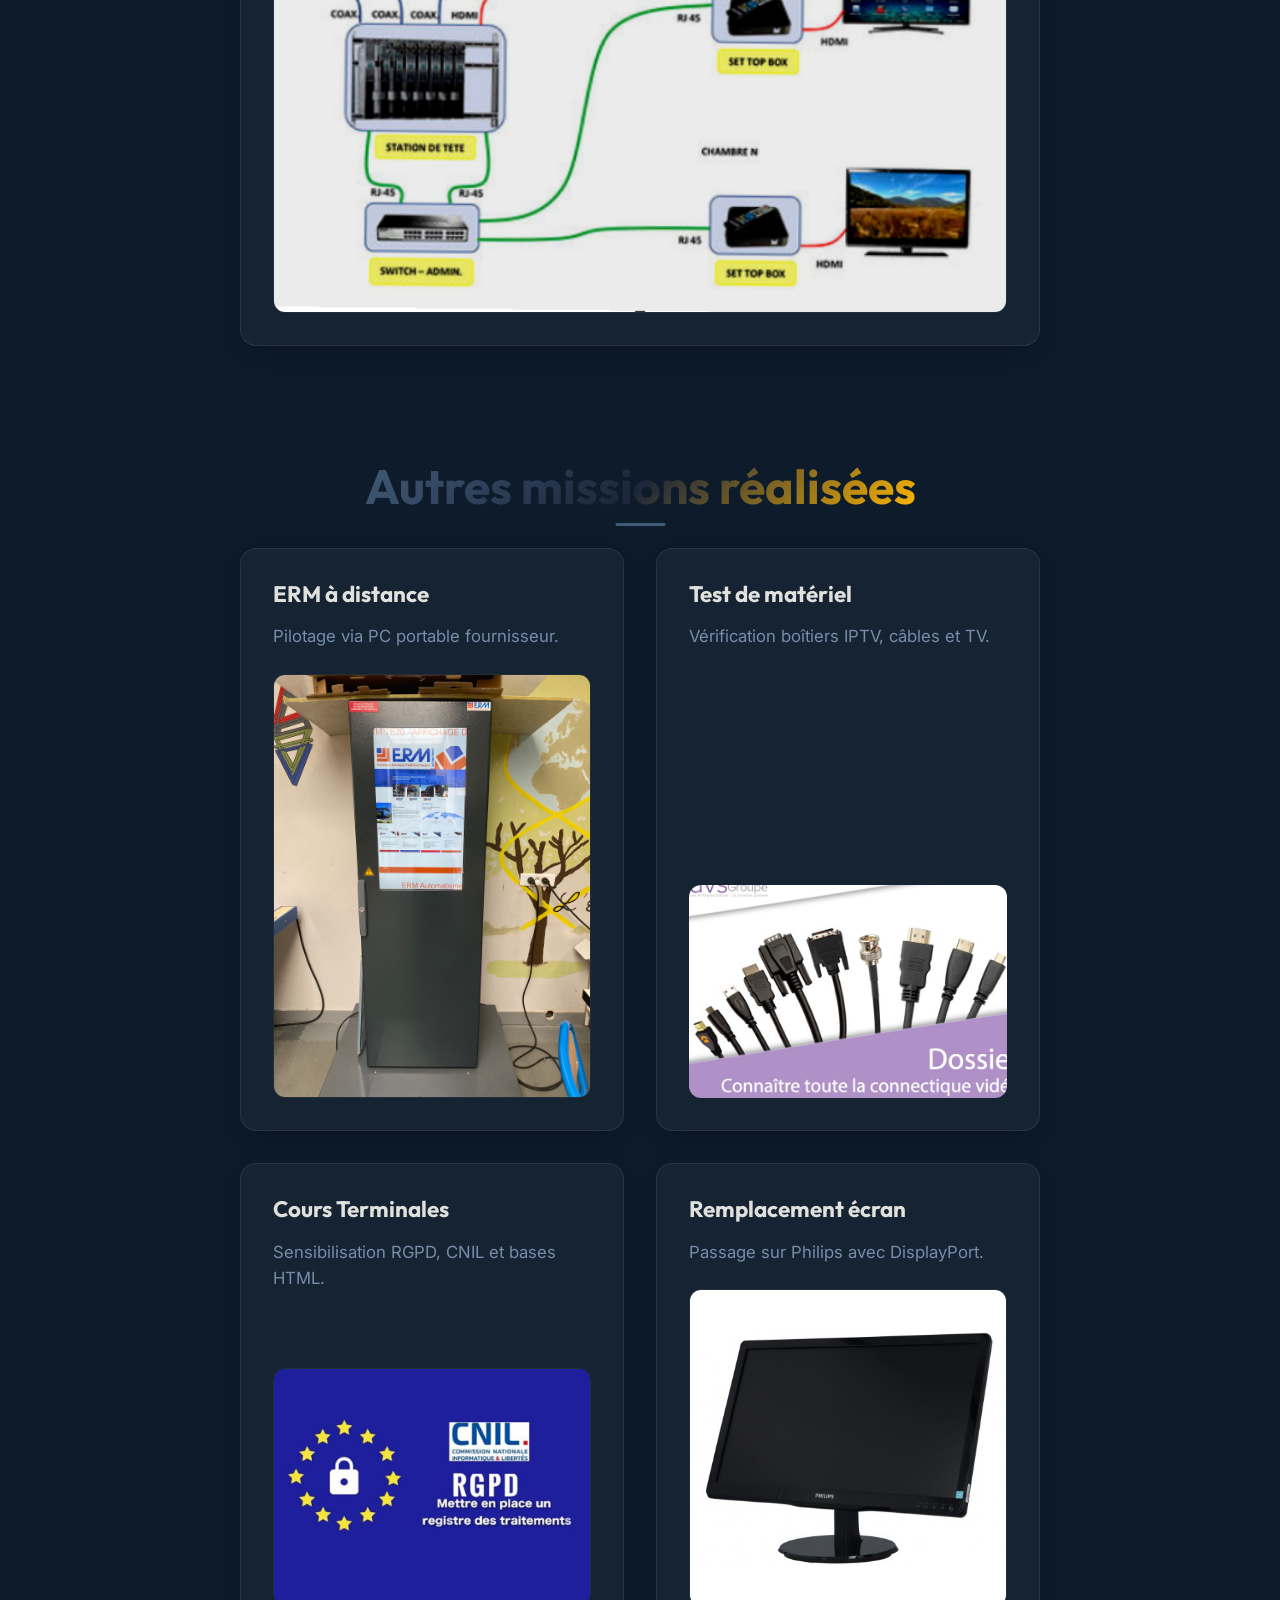
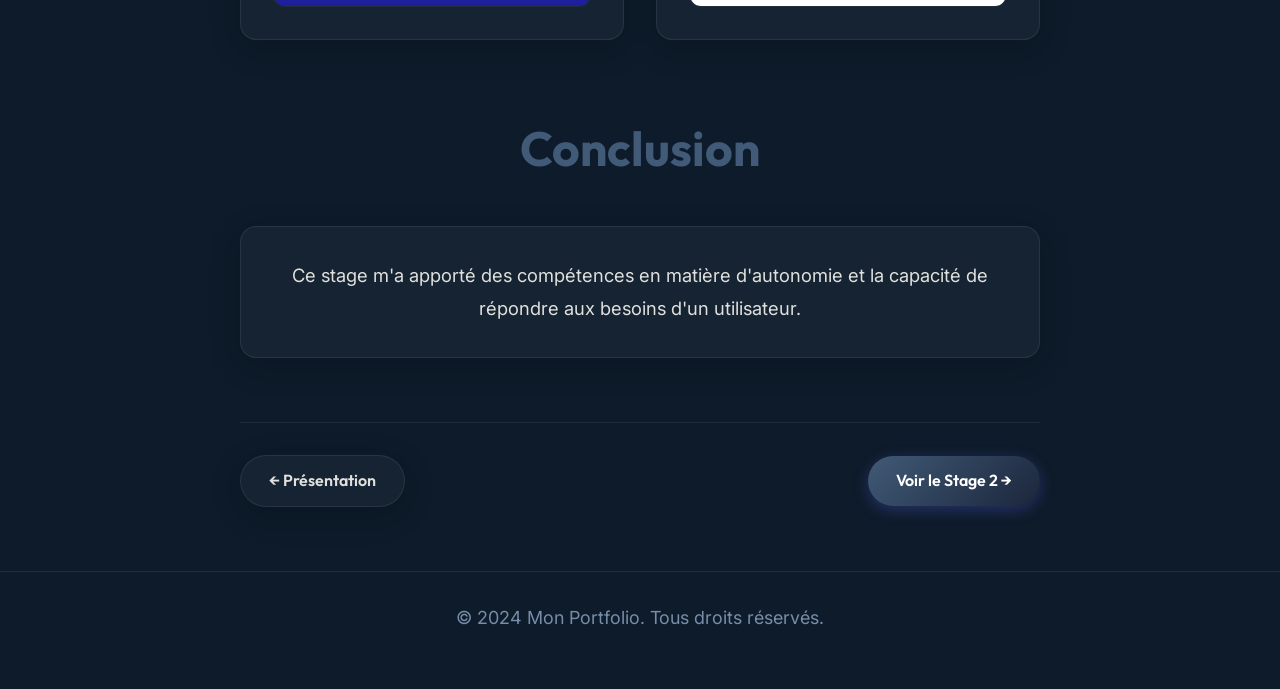
<file: stage1.html>
<!DOCTYPE html>
<html lang="fr" class="dark-theme">

<head>
    <meta charset="UTF-8">
    <meta name="viewport" content="width=device-width, initial-scale=1.0">
    <title>Mon Portfolio - Stage 1</title>
    <meta name="description" content="Portfolio professionnel - Déploiement IPTV Lycée Aragon-Picasso">
    <link rel="preconnect" href="https://fonts.googleapis.com">
    <link rel="preconnect" href="https://fonts.gstatic.com" crossorigin>
    <link
        href="https://fonts.googleapis.com/css2?family=Outfit:wght@300;400;600;800&family=Inter:wght@400;500;700&display=swap"
        rel="stylesheet">
    <link rel="stylesheet" href="styles.css">
</head>

<body>
    <div class="blob blob-1"></div>
    <div class="blob blob-3"></div>

    <nav class="navbar glass-effect">
        <div class="nav-brand">Portfolio.</div>
        <ul class="nav-links">
            <li><a href="index.html">Présentation</a></li>
            <li><a href="stage1.html" class="active">Stage 1</a></li>
            <li><a href="stage2.html">Stage 2</a></li>
            <li><a href="projet.html">Projets</a></li>
        </ul>
        <div class="hamburger">
            <span></span>
            <span></span>
            <span></span>
        </div>
    </nav>

    <main class="container fade-in">
        <section class="content-section">
            <h1 class="gradient-text">Expérience : Stage 1</h1>

            <div class="experience-header glass-effect">
                <div class="company-info">
                    <h2>Lycée Polyvalent Aragon-Picasso</h2>
                    <span class="date-badge"
                        style="font-size: 1.1rem; color: var(--accent-color); font-weight: 600;">Givors, Académie de
                        Lyon</span>
                </div>
                <p class="role">Déploiement d'une solution IPTV</p>
            </div>

            <div class="reflection-box glass-effect scroll-reveal">
                <h3>🏢 Présentation de l'établissement</h3>
                <p>Enseignement secondaire & supérieur (général, techno, pro, BTS) accueillant entre <span
                        style="color: var(--accent-color);">1 500 et 1 600
                        élèves</span>. L'équipe comprend le personnel éducatif, des enseignants sur plusieurs filières,
                    ainsi que
                    le personnel vie scolaire et technique.</p>

                <h4 style="margin: 1.5rem 0 0.5rem; color: var(--primary-color);">Département Informatique (DSI -
                    Direction des Systèmes d'Information)</h4>
                <ul
                    style="list-style-type: none; padding-left: 0; color: var(--text-secondary); margin-bottom: 1.5rem;">
                    <li style="margin-bottom: 0.5rem;"><strong>👉 Interne :</strong> <span
                            style="color: var(--accent-color);">Support quotidien au lycée</span>, gestion
                        du réseau, dépannage des ordinateurs, aide pour l'ENT.</li>
                    <li><strong>👉 Externe :</strong> <span style="color: var(--accent-color);">Services techniques
                            gérés à l’extérieur</span> (hébergement de l'ENT,
                        maintenance des serveurs, sécurité informatique).</li>
                </ul>

                <!-- Placeholder ou Vraie image de présentation -->
                <div class="image-wrapper">
                    <img src="images/presentation-lycee.jpg" alt="Lycée Polyvalent Aragon-Picasso" class="content-img"
                        onerror="this.onerror=null; this.src='https://placehold.co/800x400/1e293b/a855f7?text=Image+2:+Presentation+Lycee'">
                </div>
            </div>

            <h2 class="gradient-text text-center section-title" style="margin: 4rem 0 1rem; font-size: 2.5rem;">Mon
                Projet</h2>
            <h3 class="text-center" style="margin-bottom: 2rem; color: var(--text-secondary);">🛠 Démarche</h3>

            <div class="timeline">
                <div class="timeline-item glass-effect scroll-reveal">
                    <h3>1. Test initial des antennes TNT</h3>
                    <p>Pour <span style="color: var(--accent-color);">vérifier la réception des signaux</span>, nous
                        avons connecté les antennes TNT aux boîtiers ALCAD à
                        l’aide de câbles RJ45. Les résultats ont permis de confirmer la bonne réception des signaux TNT.
                    </p>
                    <div class="image-wrapper">
                        <img src="images/station-alcad.jpg" alt="Station de tête ALCAD raccordée" class="content-img"
                            onerror="this.onerror=null; this.src='https://placehold.co/800x400/1e293b/6366f1?text=Image+1:+Antennes'">
                    </div>
                </div>

                <div class="timeline-item glass-effect scroll-reveal" style="transition-delay: 0.1s;">
                    <h3>2. Configuration réseau de la station de tête</h3>
                    <ul style="list-style-type: none; padding-left: 0; margin-bottom: 1.5rem;">
                        <li style="padding: 0.5rem 0; border-bottom: 1px solid var(--glass-border);">🌐 <strong>Adresse
                                IP :</strong> 192.168.170.X (attribuée en <span style="color: var(--accent-color);">IPv4
                                statique</span>, X variant entre 18 et 22 selon
                            le plan d’adressage)</li>
                        <li style="padding: 0.5rem 0; border-bottom: 1px solid var(--glass-border);">🛣️
                            <strong>Passerelle par défaut :</strong> 192.168.170.254
                        </li>
                        <li style="padding: 0.5rem 0;">🔗 <strong>DNS :</strong> 80.10.246.2 (fourni par
                            l’établissement)</li>
                    </ul>
                    <div class="image-wrapper">
                        <img src="images/set-top-box-alcad.jpg" alt="Set Top Box ALCAD" class="content-img"
                            onerror="this.onerror=null; this.src='https://placehold.co/800x400/1e293b/ec4899?text=Image+2:+Boitier+IPTV'">
                    </div>
                </div>

                <div class="timeline-item glass-effect scroll-reveal" style="transition-delay: 0.2s;">
                    <h3>3. Branchement et structuration réseau</h3>
                    <p>L’ensemble des branchements et la structuration réseau des appareils est connecté via la baie de
                        brassage et le switch Cisco SF-100-16.</p>
                    <p>Chaque équipement a été relié à une prise réseau configurée.</p>
                    <div class="image-wrapper">
                        <img src="images/baie-brassage.jpg" alt="Baie de brassage" class="content-img"
                            onerror="this.onerror=null; this.src='https://placehold.co/800x400/1e293b/a855f7?text=Image+3:+Baie+Brassage'">
                    </div>
                </div>

                <div class="timeline-item glass-effect scroll-reveal" style="transition-delay: 0.3s;">
                    <h3>4. Accès aux chaînes IPTV</h3>
                    <p>Accès aux chaînes IPTV ensuite pour vérifier la bonne diffusion.</p>
                    <p><strong>Téléviseur utilisé :</strong> Samsung LE32R81B</p>
                    <div class="image-wrapper">
                        <img src="images/ecran-tv.jpg" alt="Test d'accès sur écran TV" class="content-img"
                            onerror="this.onerror=null; this.src='https://placehold.co/800x400/1e293b/3b82f6?text=Image+4:+Ecran+TV'">
                    </div>
                </div>
            </div>

            <div class="reflection-box glass-effect scroll-reveal"
                style="transition-delay: 0.3s; margin-top: 4rem; border-top: 4px solid var(--primary-color);">
                <h3 style="color: var(--text-primary);">✅ Conclusion</h3>
                <p>L’installation permet de distribuer des chaînes IPTV dans un environnement structuré via une station
                    de tête, tout en s’appuyant sur des ressources réseau internes. Cette configuration offre une
                    solution évolutive pour la diffusion multi-chaînes dans un établissement scolaire ou tout autre
                    environnement institutionnel.</p>
                <div class="image-wrapper">
                    <img src="images/schema-iptv.png" alt="Schéma d'architecture IPTV" class="content-img"
                        onerror="this.onerror=null; this.src='https://placehold.co/800x400/1e293b/6366f1?text=Image+1:+Le+schema+Conclusion'">
                </div>
            </div>

            <h2 class="gradient-text text-center section-title" style="margin: 4rem 0 2rem;">Autres missions réalisées
            </h2>

            <div class="image-grid-2" style="margin-bottom: 4rem; gap: 2rem;">
                <div class="glass-effect scroll-reveal"
                    style="padding: 2rem; border-radius: 16px; display: flex; flex-direction: column;">
                    <h3 style="font-size: 1.4rem;">ERM à distance</h3>
                    <p style="flex-grow: 1; font-size: 1.05rem;">Pilotage via PC portable fournisseur.</p>
                    <div class="image-wrapper" style="margin-top: auto;">
                        <img src="images/erm-automatismes.jpg" alt="Ecran ERM Automatismes" class="content-img zoomable"
                            onerror="this.onerror=null; this.src='https://placehold.co/800x400/1e293b/6366f1?text=Image:+ERM+Automatismes'"
                            style="max-height: 600px;">
                    </div>
                </div>

                <div class="glass-effect scroll-reveal"
                    style="padding: 2rem; border-radius: 16px; transition-delay: 0.1s; display: flex; flex-direction: column;">
                    <h3 style="font-size: 1.4rem;">Test de matériel</h3>
                    <p style="flex-grow: 1; font-size: 1.05rem;">Vérification boîtiers IPTV, câbles et TV.</p>
                    <div class="image-wrapper" style="margin-top: auto;">
                        <img src="images/test-materiel.jpg" alt="Connectiques et tests matériels"
                            class="content-img zoomable"
                            onerror="this.onerror=null; this.src='https://placehold.co/800x400/1e293b/ec4899?text=Image:+Test+Materiel'"
                            style="max-height: 600px; transform: scale(1.15);">
                    </div>
                </div>

                <div class="glass-effect scroll-reveal"
                    style="padding: 2rem; border-radius: 16px; transition-delay: 0.2s; display: flex; flex-direction: column;">
                    <h3 style="font-size: 1.4rem;">Cours Terminales</h3>
                    <p style="flex-grow: 1; font-size: 1.05rem;">Sensibilisation RGPD, CNIL et bases HTML.</p>
                    <div class="image-wrapper" style="margin-top: auto;">
                        <img src="images/cours-cyber.jpg" alt="Logo CNIL et RGPD" class="content-img zoomable"
                            onerror="this.onerror=null; this.src='https://placehold.co/800x400/1e293b/a855f7?text=Image:+Cours+Cybersecurite'"
                            style="max-height: 600px;">
                    </div>
                </div>

                <div class="glass-effect scroll-reveal"
                    style="padding: 2rem; border-radius: 16px; transition-delay: 0.3s; display: flex; flex-direction: column;">
                    <h3 style="font-size: 1.4rem;">Remplacement écran</h3>
                    <p style="flex-grow: 1; font-size: 1.05rem;">Passage sur Philips avec DisplayPort.</p>
                    <div class="image-wrapper" style="margin-top: auto;">
                        <img src="images/ecran-philips.jpg" alt="Ecran Philips" class="content-img zoomable"
                            onerror="this.onerror=null; this.src='https://placehold.co/800x400/1e293b/3b82f6?text=Image:+Ecran+Philips'"
                            style="max-height: 600px;">
                    </div>
                </div>
            </div>

            <h2 class="text-center" style="margin: 5rem 0 3rem; color: var(--primary-color);">Conclusion</h2>
            <div class="glass-effect scroll-reveal"
                style="padding: 2rem; border-radius: 16px; text-align: center; margin-bottom: 4rem;">
                <p style="font-size: 1.15rem; color: var(--text-primary); margin-bottom: 0; line-height: 1.8;">
                    Ce stage m'a apporté des compétences en matière d'autonomie et la capacité de répondre aux
                    besoins d'un utilisateur.
                </p>
            </div>

            <div class="navigation-buttons">
                <a href="index.html" class="btn btn-secondary glass-effect">&larr; Présentation</a>
                <a href="stage2.html" class="btn btn-primary">Voir le Stage 2 &rarr;</a>
            </div>
        </section>
    </main>

    <footer>
        <p>&copy; 2024 Mon Portfolio. Tous droits réservés.</p>
    </footer>

    <div class="lightbox" id="lightbox">
        <span class="lightbox-close">&times;</span>
        <img class="lightbox-content" id="lightbox-img">
    </div>

    <script src="script.js"></script>
</body>

</html>
</file>
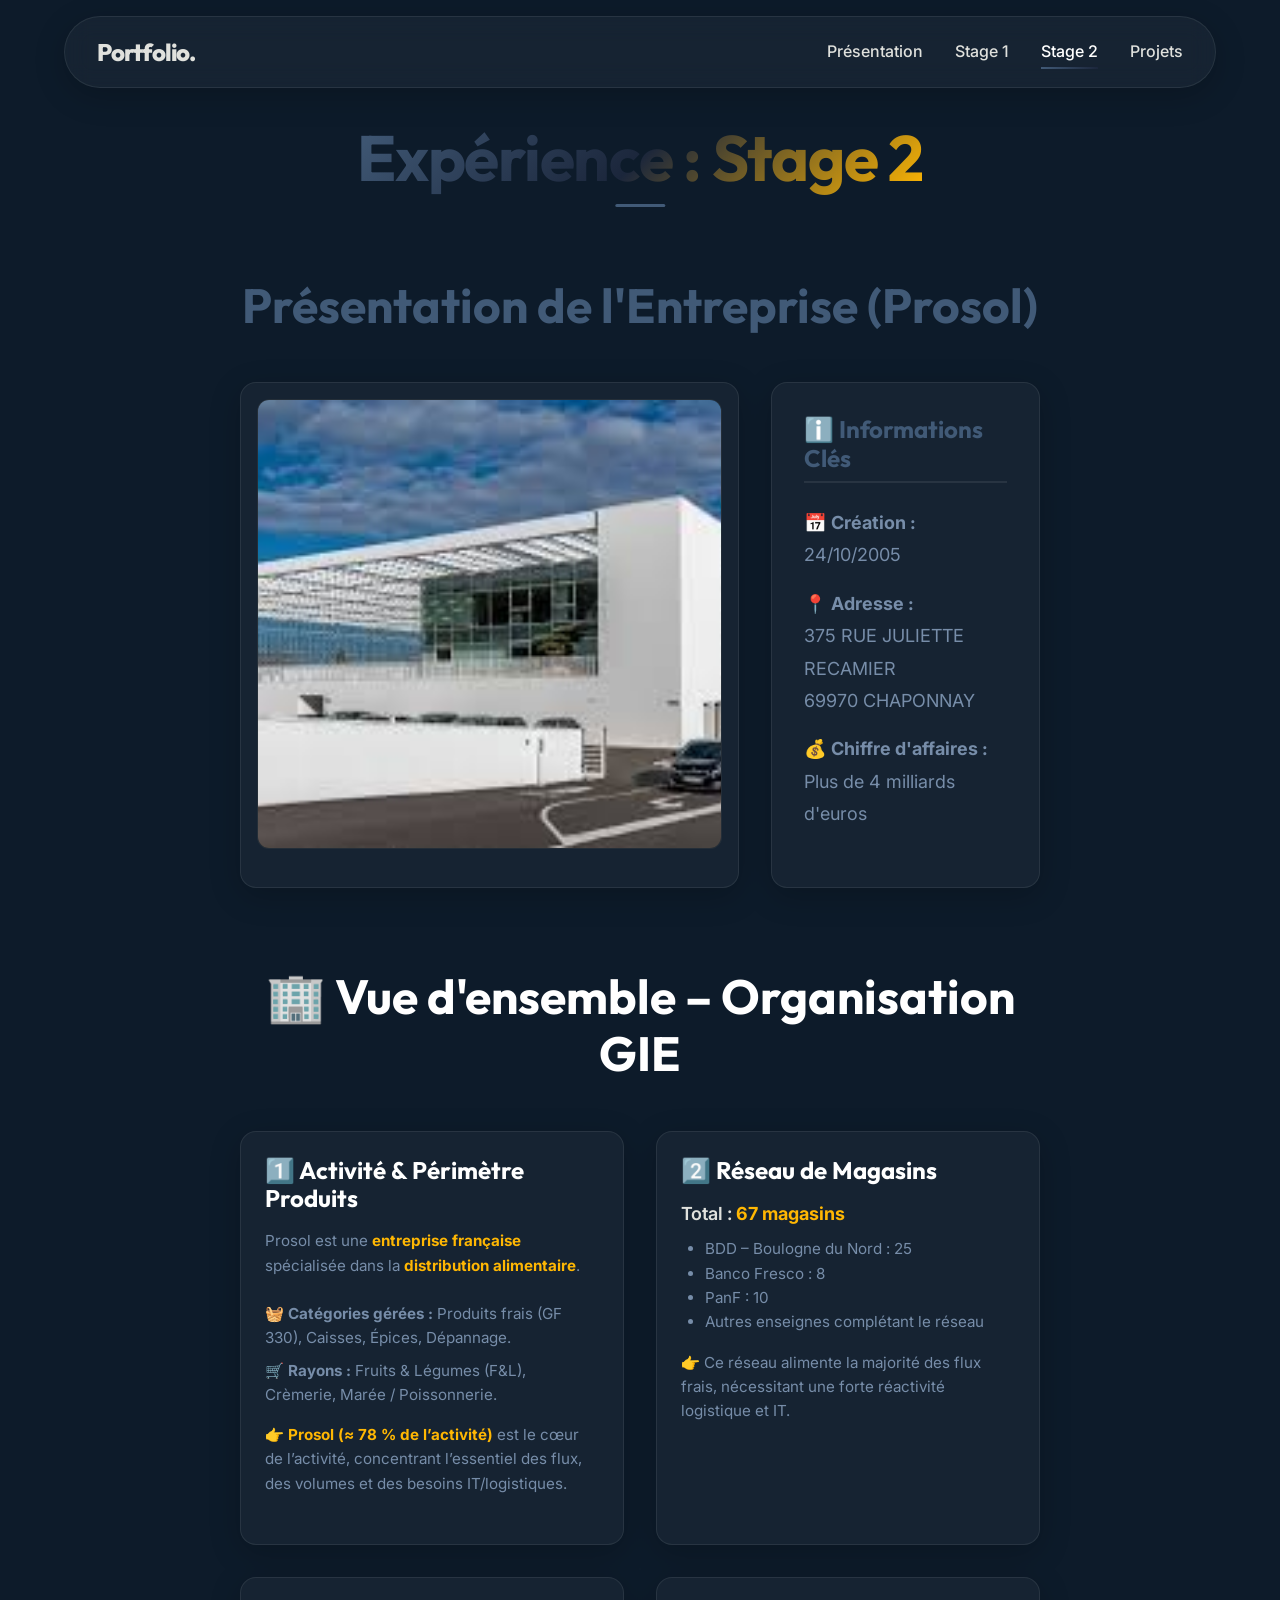
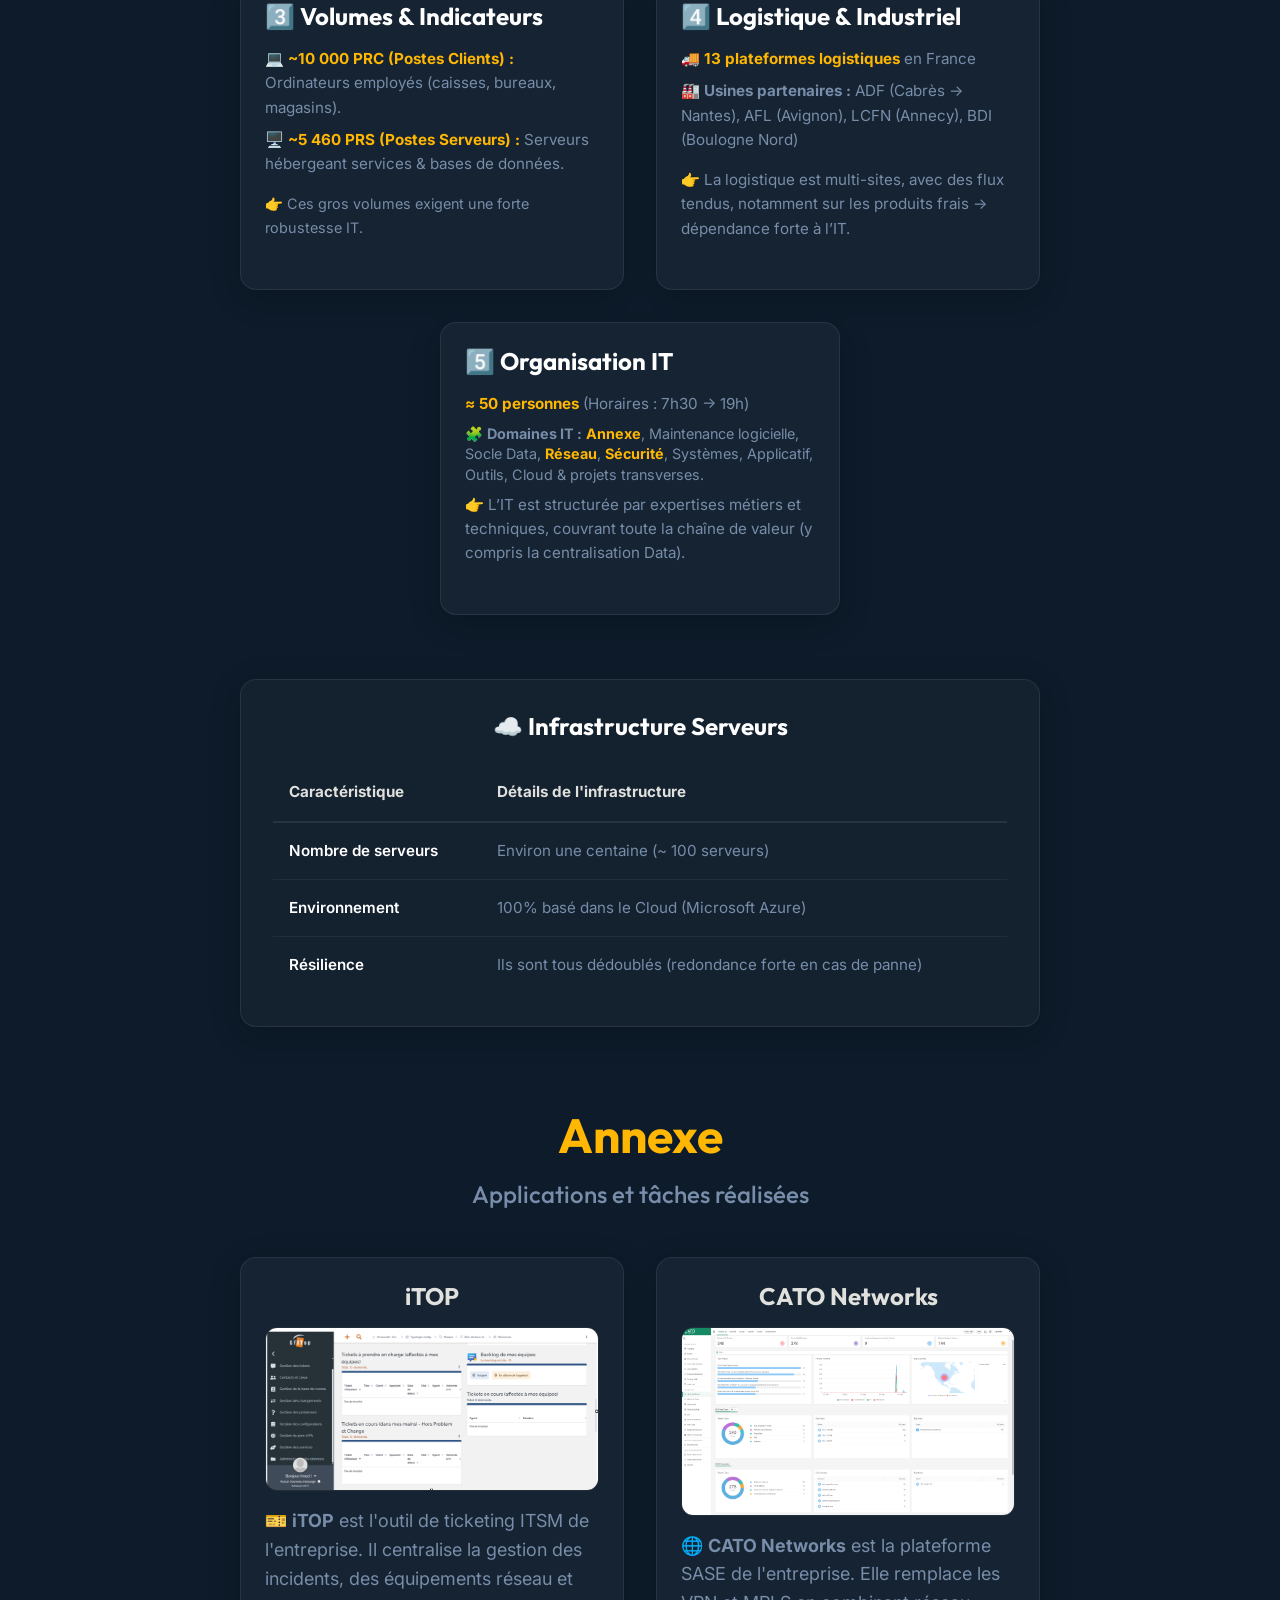
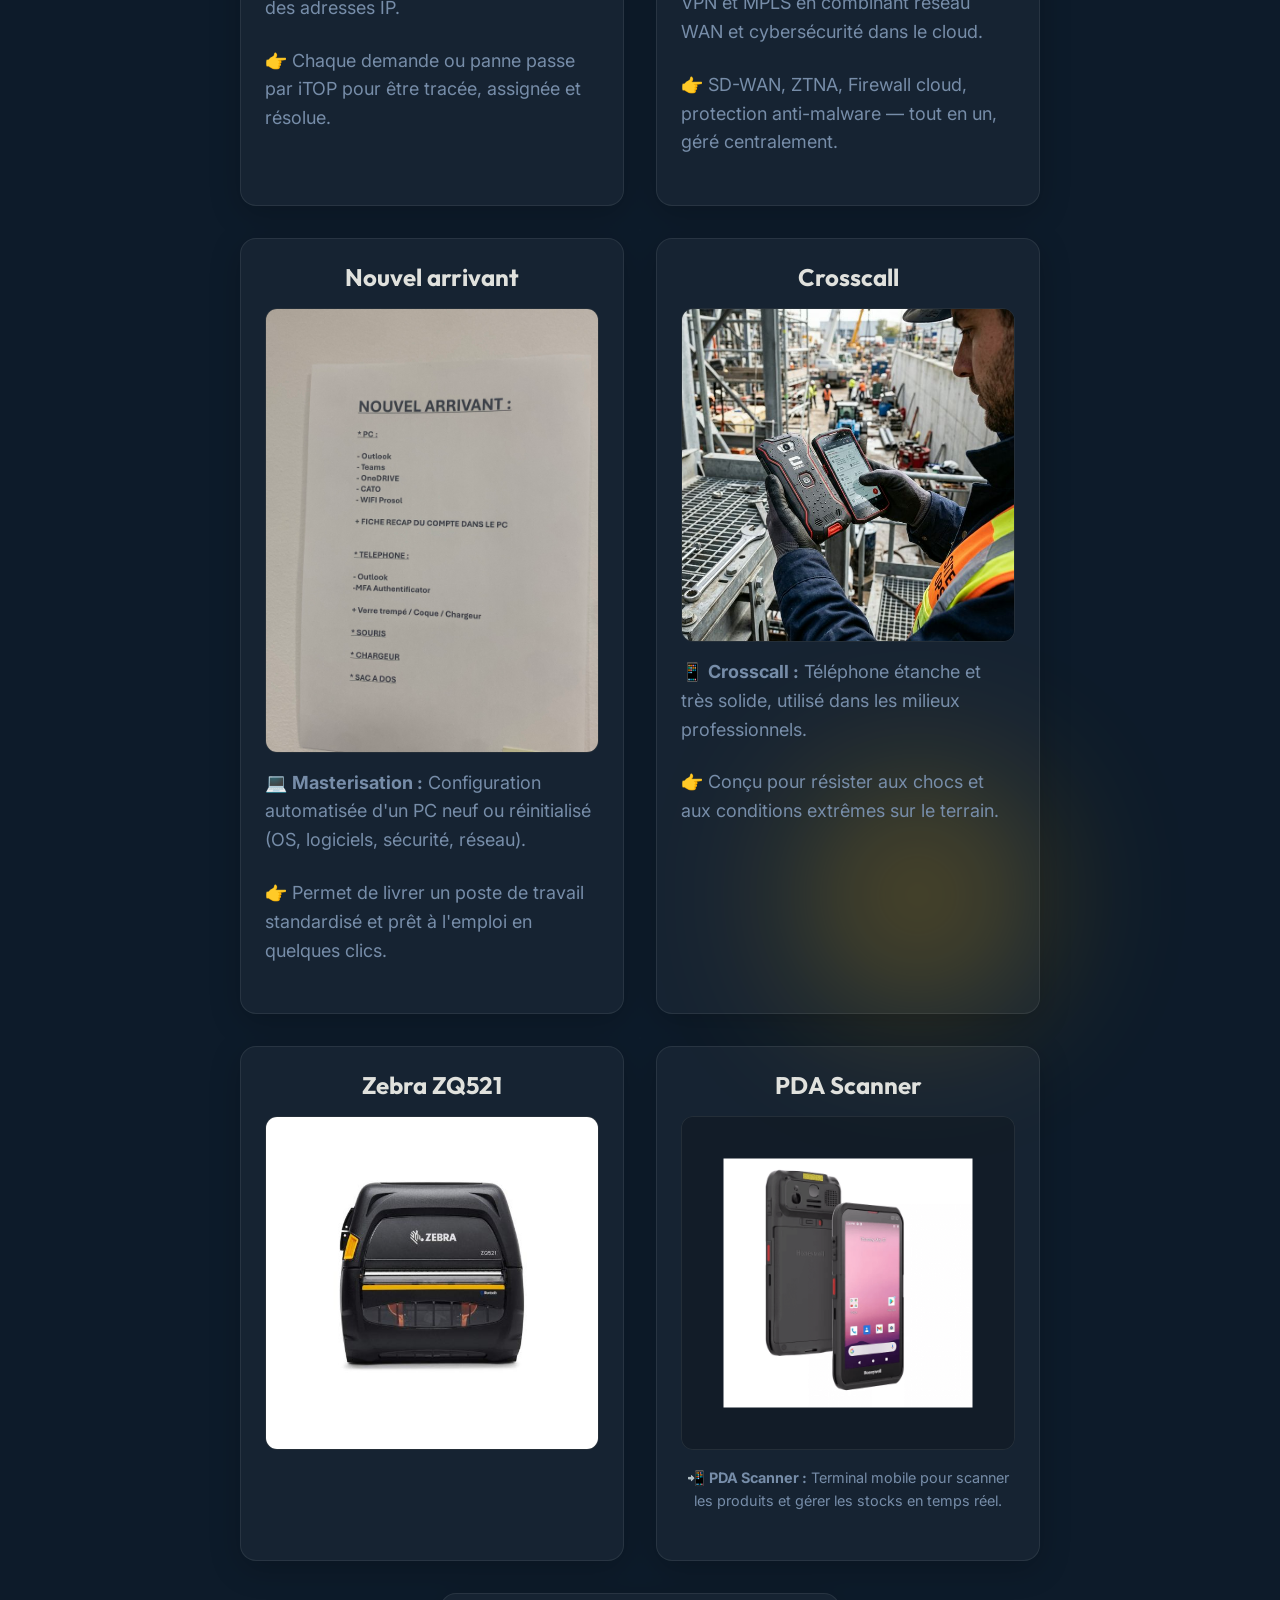
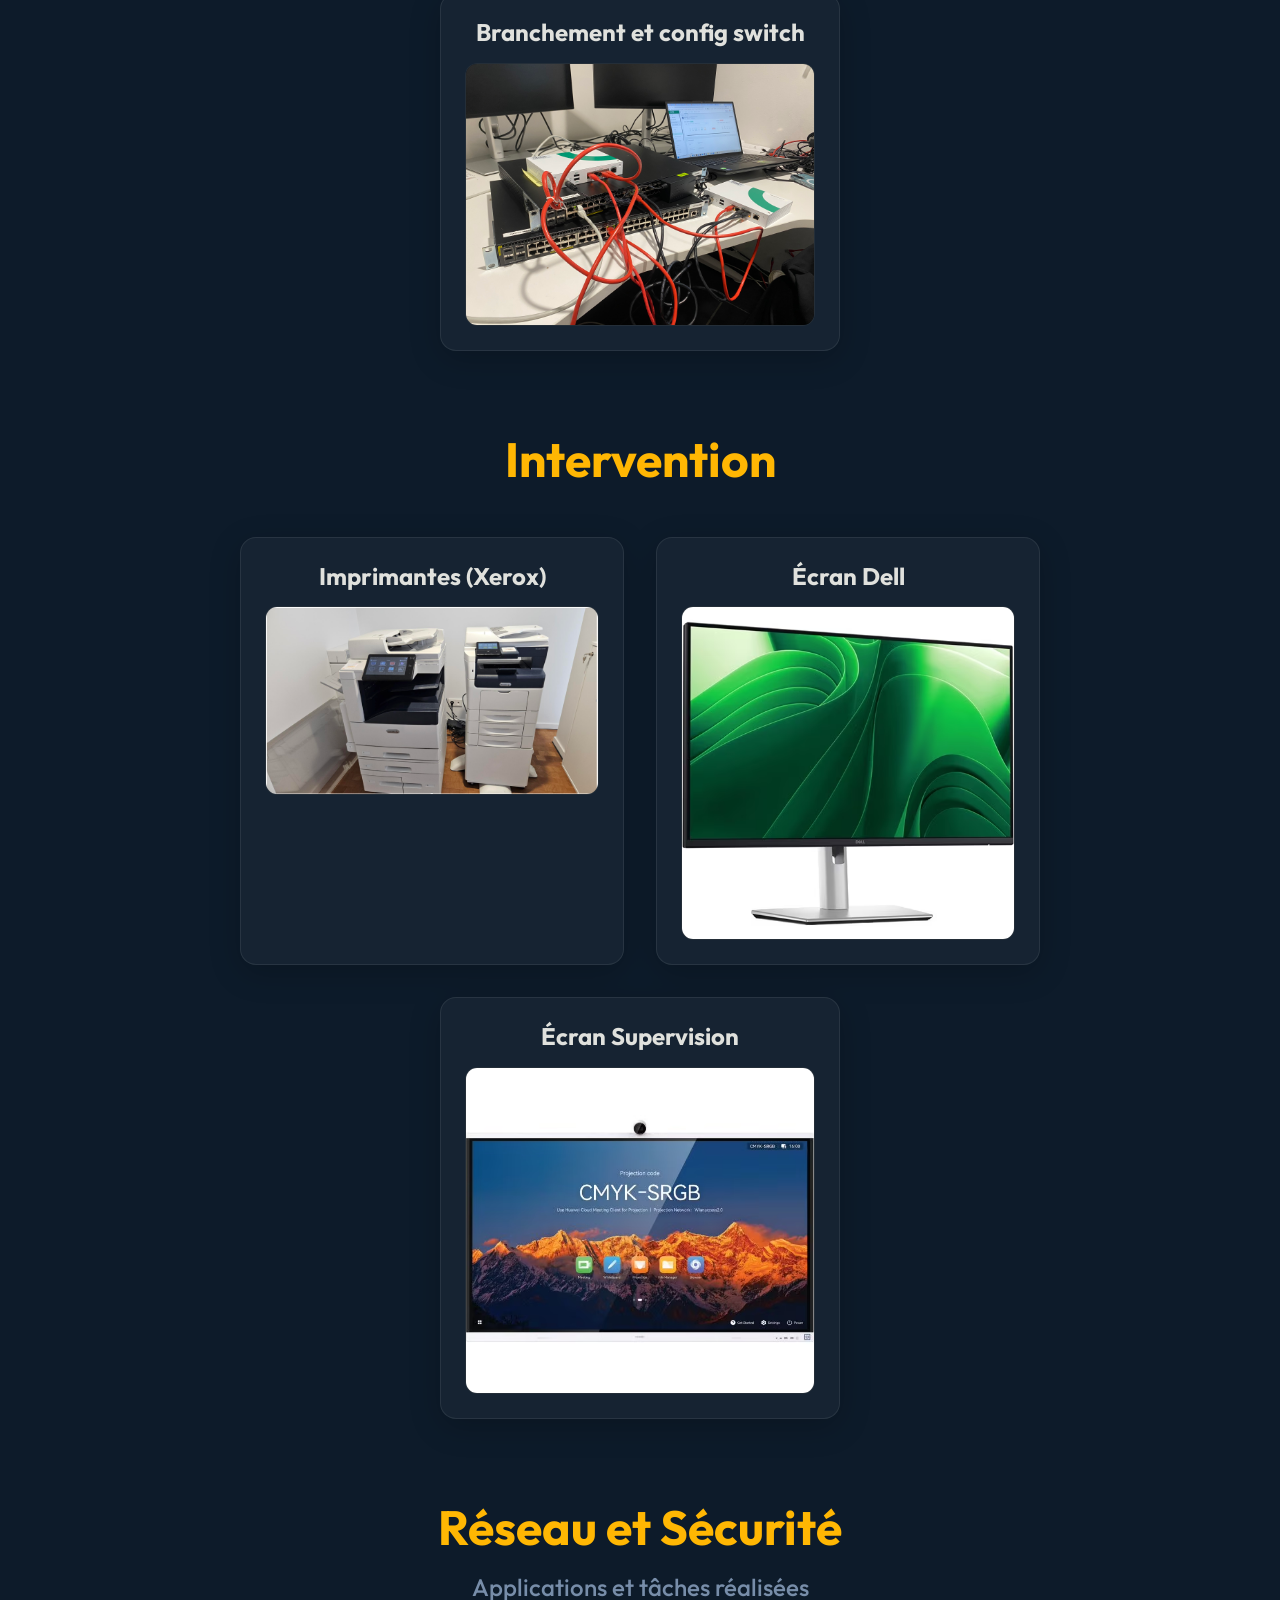
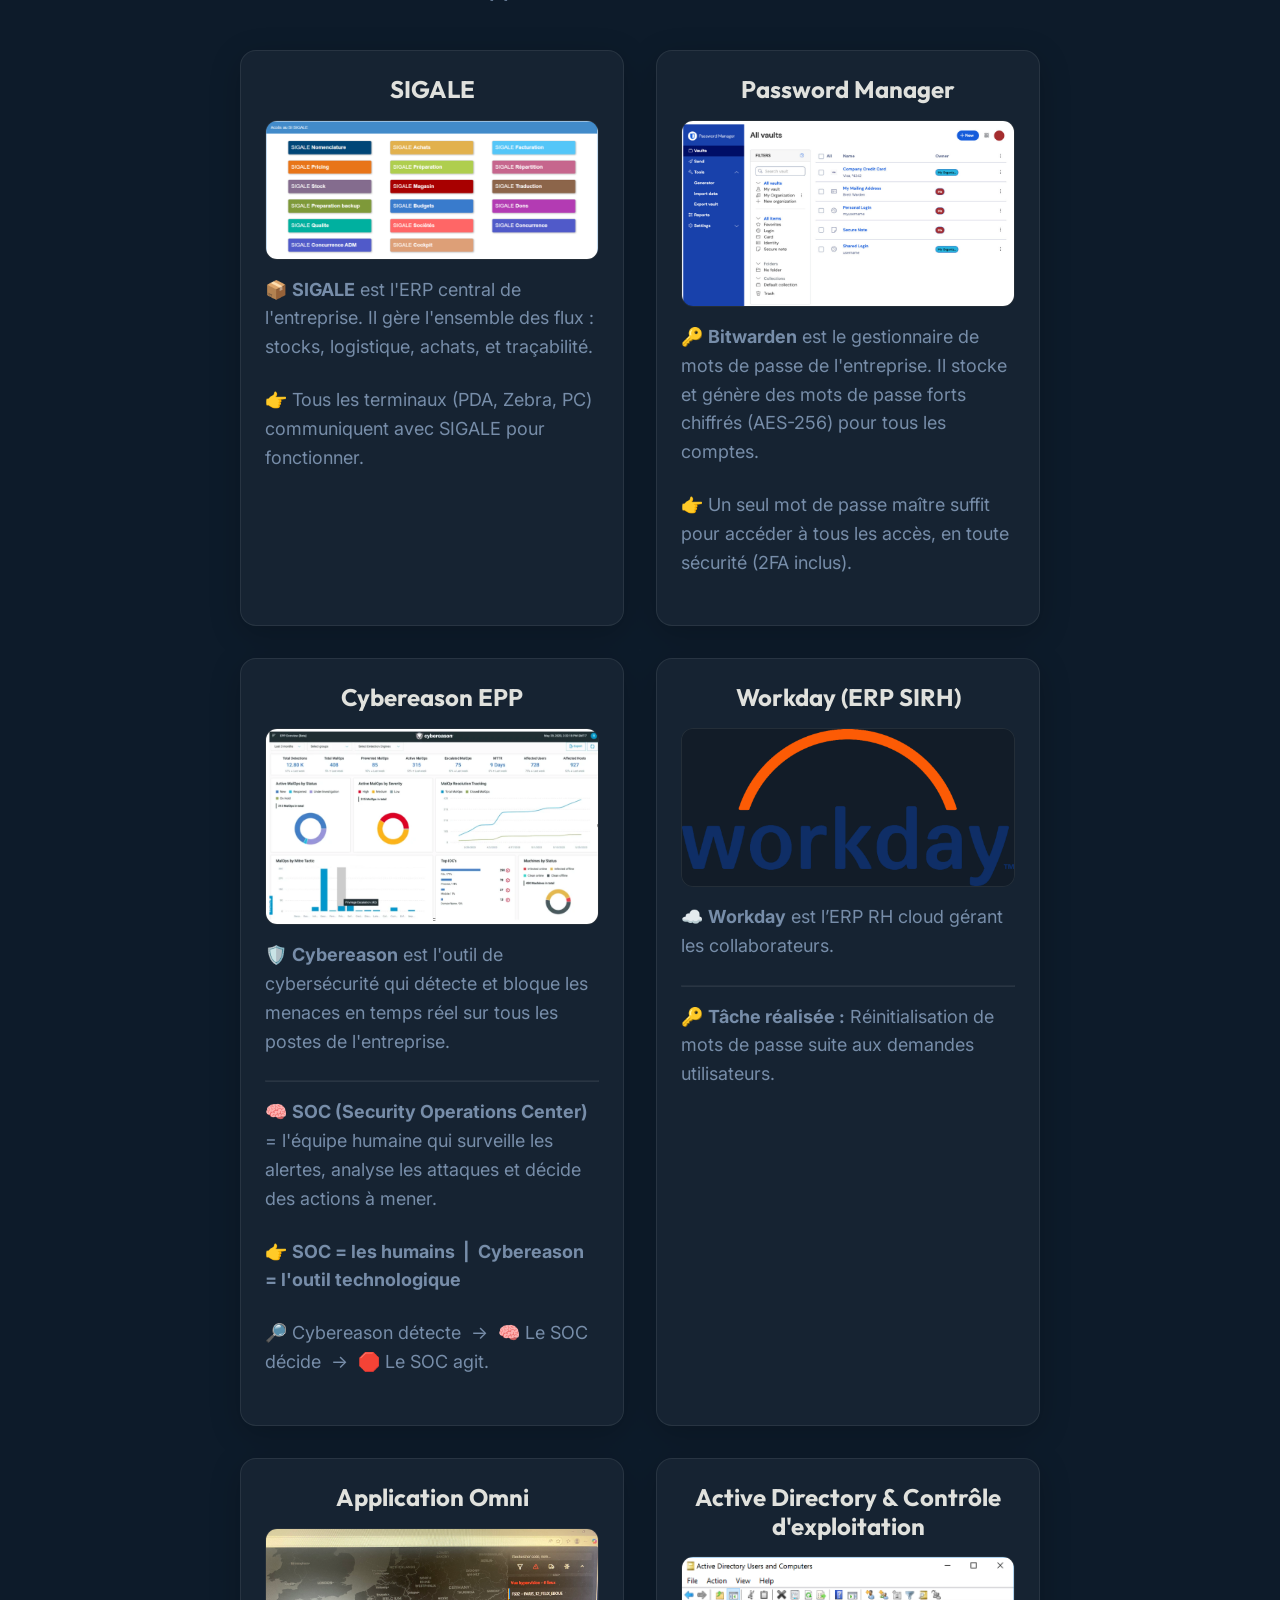
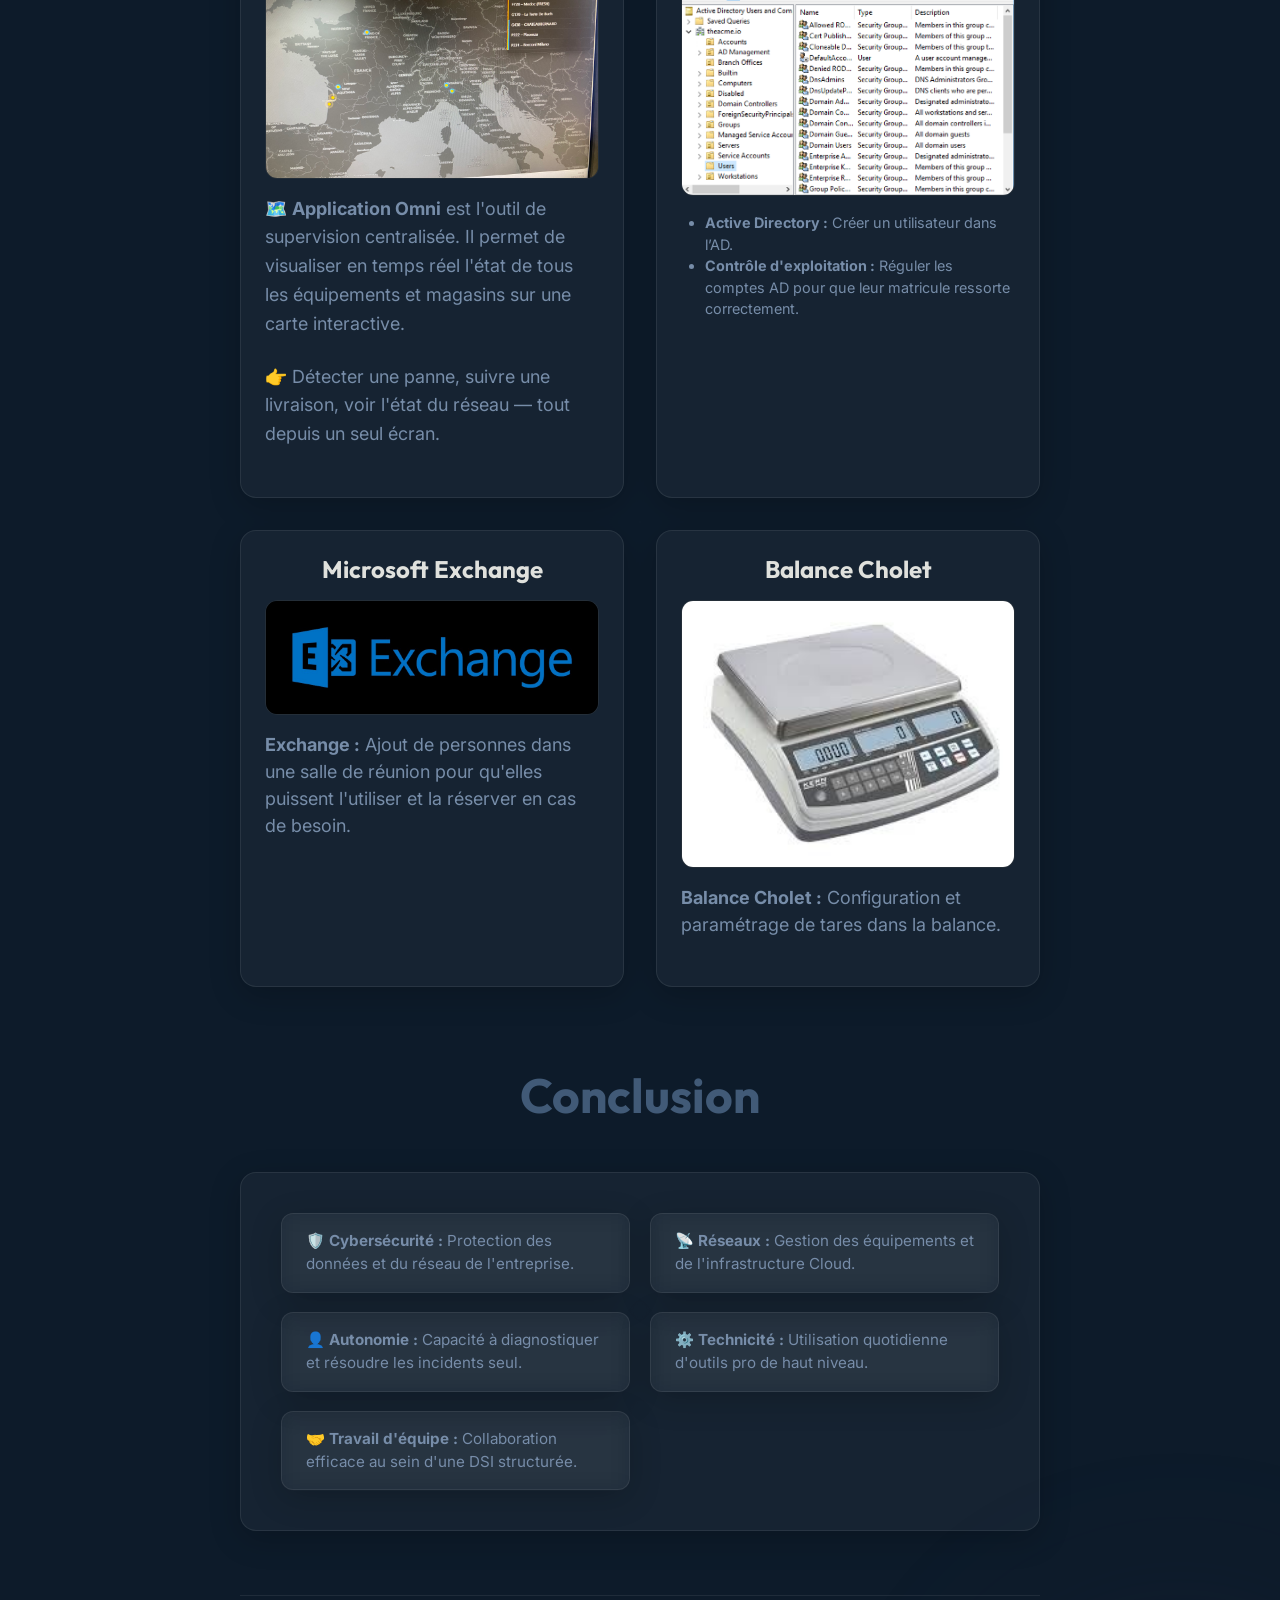
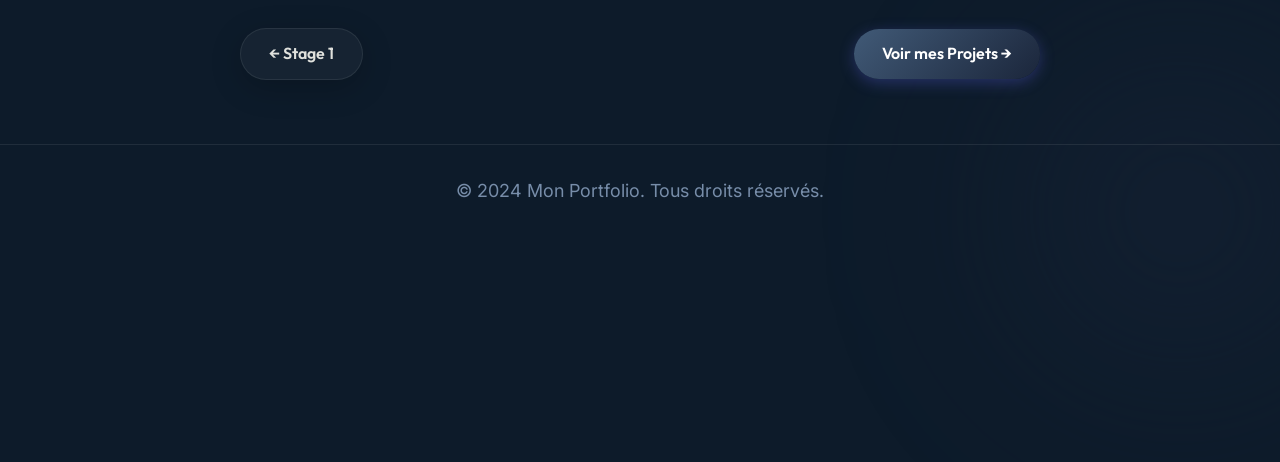
<file: stage2.html>
<!DOCTYPE html>
<html lang="fr" class="dark-theme">

<head>
    <meta charset="UTF-8">
    <meta name="viewport" content="width=device-width, initial-scale=1.0">
    <title>Mon Portfolio - Stage 2</title>
    <meta name="description" content="Portfolio professionnel - Expérience de Stage 2">
    <link rel="preconnect" href="https://fonts.googleapis.com">
    <link rel="preconnect" href="https://fonts.gstatic.com" crossorigin>
    <link
        href="https://fonts.googleapis.com/css2?family=Outfit:wght@300;400;600;800&family=Inter:wght@400;500;700&display=swap"
        rel="stylesheet">
    <link rel="stylesheet" href="styles.css">
</head>

<body>
    <div class="blob blob-2"></div>
    <div class="blob blob-3"></div>

    <nav class="navbar glass-effect">
        <div class="nav-brand">Portfolio.</div>
        <ul class="nav-links">
            <li><a href="index.html">Présentation</a></li>
            <li><a href="stage1.html">Stage 1</a></li>
            <li><a href="stage2.html" class="active">Stage 2</a></li>
            <li><a href="projet.html">Projets</a></li>
        </ul>
        <div class="hamburger">
            <span></span>
            <span></span>
            <span></span>
        </div>
    </nav>

    <main class="container fade-in">
        <section class="content-section">
            <h1 class="gradient-text text-center section-title" style="margin-bottom: 1rem;">Expérience : Stage 2</h1>

            <h2 class="text-center" style="margin-top: 4rem; margin-bottom: 3rem; color: var(--primary-color);">
                Présentation de l'Entreprise (Prosol)</h2>
            <div class="image-grid-2"
                style="max-width: 1200px; margin: 0 auto 4rem auto; align-items: stretch; grid-template-columns: 1.3fr 0.7fr;">
                <div class="glass-effect scroll-reveal" style="padding: 1rem; border-radius: 16px;">
                    <div class="image-wrapper" style="margin-top: 0; height: 100%;">
                        <img src="images/presentation-prosol.jpg" alt="Bâtiment Prosol" class="content-img zoomable"
                            style="height: 100%; width: 100%; object-fit: cover; border-radius: 12px;">
                    </div>
                </div>

                <div class="glass-effect scroll-reveal"
                    style="padding: 2rem; border-radius: 16px; display: flex; flex-direction: column; justify-content: center; text-align: left; transition-delay: 0.1s;">
                    <h3
                        style="margin-bottom: 1.5rem; color: var(--primary-color); border-bottom: 2px solid var(--glass-border); padding-bottom: 0.5rem;">
                        ℹ️ Informations Clés</h3>
                    <div style="font-size: 1rem; color: var(--text-secondary); line-height: 1.8;">
                        <p style="margin-bottom: 1rem;">📅 <strong>Création :</strong> 24/10/2005</p>
                        <p style="margin-bottom: 1rem;">📍 <strong>Adresse :</strong><br>375 RUE JULIETTE
                            RECAMIER<br>69970 CHAPONNAY</p>
                        <p>💰 <strong>Chiffre d'affaires :</strong><br>Plus de 4 milliards d'euros</p>
                    </div>
                </div>
            </div>

            <h2 class="text-center" style="margin: 5rem 0 3rem; color: white;">🏢 Vue d'ensemble –
                Organisation GIE</h2>
            <div class="image-grid-2" style="margin-bottom: 4rem;">

                <div class="glass-effect scroll-reveal" style="padding: 1.5rem; border-radius: 16px;">
                    <h3 style="margin-bottom: 1rem; color: white;">1️⃣ Activité & Périmètre Produits
                    </h3>
                    <p
                        style="font-size: 0.95rem; line-height: 1.6; color: var(--text-secondary); margin-bottom: 1.5rem;">
                        Prosol est une <strong style="color: var(--accent-color);">entreprise française</strong>
                        spécialisée dans la <strong style="color: var(--accent-color);">distribution
                            alimentaire</strong>.</p>
                    <ul
                        style="list-style-type: none; padding-left: 0; color: var(--text-secondary); margin-bottom: 1rem; font-size: 0.95rem;">
                        <li style="margin-bottom: 0.5rem;">🧺 <strong>Catégories gérées :</strong> Produits frais (GF
                            330), Caisses, Épices, Dépannage.</li>
                        <li>🛒 <strong>Rayons :</strong> Fruits & Légumes (F&L), Crèmerie, Marée / Poissonnerie.</li>
                    </ul>
                    <p style="font-size: 0.95rem; line-height: 1.6;">👉 <strong
                            style="color: var(--accent-color);">Prosol (≈ 78 % de l’activité)</strong> est le cœur de
                        l’activité, concentrant l’essentiel des flux, des volumes et des besoins IT/logistiques.</p>
                </div>

                <div class="glass-effect scroll-reveal"
                    style="padding: 1.5rem; border-radius: 16px; transition-delay: 0.1s;">
                    <h3 style="margin-bottom: 1rem; color: white;">2️⃣ Réseau de Magasins</h3>
                    <p style="margin-bottom: 0.5rem; color: var(--text-primary); font-weight: 600;">Total : <strong
                            style="color: var(--accent-color);">67 magasins</strong>
                    </p>
                    <ul
                        style="list-style-type: disc; padding-left: 1.5rem; color: var(--text-secondary); margin-bottom: 1rem; font-size: 0.95rem;">
                        <li>BDD – Boulogne du Nord : 25</li>
                        <li>Banco Fresco : 8</li>
                        <li>PanF : 10</li>
                        <li>Autres enseignes complétant le réseau</li>
                    </ul>
                    <p style="font-size: 0.95rem; line-height: 1.6;">👉 Ce réseau alimente la majorité des flux frais,
                        nécessitant une forte réactivité logistique et IT.</p>
                </div>

                <div class="glass-effect scroll-reveal"
                    style="padding: 1.5rem; border-radius: 16px; transition-delay: 0.2s;">
                    <h3 style="margin-bottom: 1rem; color: white;">3️⃣ Volumes & Indicateurs</h3>
                    <ul
                        style="list-style-type: none; padding-left: 0; color: var(--text-secondary); margin-bottom: 1rem; font-size: 0.95rem;">
                        <li style="margin-bottom: 0.5rem;">💻 <strong style="color: var(--accent-color);">~10 000 PRC
                                (Postes Clients) :</strong>
                            Ordinateurs employés (caisses, bureaux, magasins).</li>
                        <li>🖥️ <strong style="color: var(--accent-color);">~5 460 PRS (Postes Serveurs) :</strong>
                            Serveurs hébergeant services & bases de
                            données.</li>
                    </ul>
                    <p style="font-size: 0.9rem; margin-bottom: 0; line-height: 1.6; color: var(--text-secondary);">👉
                        Ces gros volumes exigent une forte robustesse IT.</p>
                </div>

                <div class="glass-effect scroll-reveal"
                    style="padding: 1.5rem; border-radius: 16px; transition-delay: 0.3s;">
                    <h3 style="margin-bottom: 1rem; color: white;">4️⃣ Logistique & Industriel</h3>
                    <ul
                        style="list-style-type: none; padding-left: 0; color: var(--text-secondary); margin-bottom: 1rem; font-size: 0.95rem;">
                        <li style="margin-bottom: 0.5rem;">🚚 <strong style="color: var(--accent-color);">13 plateformes
                                logistiques</strong> en France</li>
                        <li>🏭 <strong>Usines partenaires :</strong> ADF (Cabrès → Nantes), AFL (Avignon), LCFN
                            (Annecy), BDI (Boulogne Nord)</li>
                    </ul>
                    <p style="font-size: 0.95rem; line-height: 1.6;">👉 La logistique est multi-sites, avec des flux
                        tendus, notamment sur les produits frais → dépendance forte à l’IT.</p>
                </div>



                <div class="glass-effect scroll-reveal"
                    style="padding: 1.5rem; border-radius: 16px; transition-delay: 0.1s; grid-column: 1 / -1; max-width: 50%; margin: 0 auto;">
                    <h3 style="margin-bottom: 1rem; color: white;">5️⃣ Organisation IT</h3>
                    <p style="margin-bottom: 0.5rem; color: var(--text-secondary); font-size: 0.95rem;"><strong
                            style="color: var(--accent-color);">≈ 50
                            personnes</strong> (Horaires : 7h30 → 19h)</p>
                    <p
                        style="font-size: 0.9rem; margin-bottom: 0.5rem; color: var(--text-secondary); line-height: 1.4;">
                        🧩 <strong>Domaines IT :</strong> <strong style="color: var(--accent-color);">Annexe</strong>,
                        Maintenance logicielle, Socle Data, <strong style="color: var(--accent-color);">Réseau</strong>,
                        <strong style="color: var(--accent-color);">Sécurité</strong>,
                        Systèmes, Applicatif, Outils, Cloud & projets transverses.
                    </p>
                    <p style="font-size: 0.95rem; line-height: 1.6;">👉 L’IT est structurée par expertises métiers et
                        techniques, couvrant toute la chaîne de valeur (y compris la centralisation Data).</p>
                </div>




            </div>

            <!-- Table Serveurs Azure -->
            <div class="glass-effect scroll-reveal"
                style="max-width: 800px; margin: 0 auto 4rem auto; padding: 2rem; border-radius: 16px; background: rgba(255, 255, 255, 0.03);">
                <h3 class="text-center" style="margin-bottom: 1.5rem; color: white;">☁️ Infrastructure
                    Serveurs</h3>
                <div style="overflow-x: auto;">
                    <table style="width: 100%; border-collapse: collapse; text-align: left; font-size: 0.95rem;">
                        <thead>
                            <tr style="border-bottom: 2px solid var(--glass-border);">
                                <th style="padding: 1rem; color: var(--text-primary);">Caractéristique</th>
                                <th style="padding: 1rem; color: var(--text-primary);">Détails de l'infrastructure</th>
                            </tr>
                        </thead>
                        <tbody>
                            <tr style="border-bottom: 1px solid rgba(255,255,255,0.05);">
                                <td style="padding: 1rem; font-weight: 600; color: white;">Nombre de
                                    serveurs</td>
                                <td style="padding: 1rem; color: var(--text-secondary);">Environ une centaine (~ 100
                                    serveurs)</td>
                            </tr>
                            <tr style="border-bottom: 1px solid rgba(255,255,255,0.05);">
                                <td style="padding: 1rem; font-weight: 600; color: white;">
                                    Environnement</td>
                                <td style="padding: 1rem; color: var(--text-secondary);">100% basé dans le Cloud
                                    (Microsoft Azure)</td>
                            </tr>
                            <tr>
                                <td style="padding: 1rem; font-weight: 600; color: white;">Résilience
                                </td>
                                <td style="padding: 1rem; color: var(--text-secondary);">Ils sont tous dédoublés
                                    (redondance forte en cas de panne)</td>
                            </tr>
                        </tbody>
                    </table>
                </div>
            </div>

            <h2 class="text-center" style="margin: 5rem 0 1rem; color: var(--accent-color);">Annexe</h2>
            <h3 class="text-center" style="margin-bottom: 3rem; color: var(--text-secondary); font-weight: 500;">
                Applications et tâches réalisées</h3>

            <div class="image-grid-2" style="margin-bottom: 4rem;">


                <div class="glass-effect scroll-reveal"
                    style="transition-delay: 0.1s; padding: 1.5rem; border-radius: 16px; text-align: center;">
                    <h3 style="margin-bottom: 1rem;">iTOP</h3>
                    <div class="image-wrapper" style="margin-top: 0;">
                        <img src="images/rs-gfitop.jpg" alt="iTOP" class="content-img zoomable">
                    </div>
                    <div
                        style="margin-top: 1rem; font-size: 0.9rem; color: var(--text-secondary); text-align: left; line-height: 1.6;">
                        <p>🎫 <strong>iTOP</strong> est l'outil de ticketing ITSM de l'entreprise. Il centralise la
                            gestion des incidents, des équipements réseau et des adresses IP.</p>
                        <p style="margin-top: 0.5rem;">👉 Chaque demande ou panne passe par iTOP pour être tracée,
                            assignée et résolue.</p>
                    </div>
                </div>

                <div class="glass-effect scroll-reveal"
                    style="transition-delay: 0.2s; padding: 1.5rem; border-radius: 16px; text-align: center;">
                    <h3 style="margin-bottom: 1rem;">CATO Networks</h3>
                    <div class="image-wrapper" style="margin-top: 0;">
                        <img src="images/rs-cato.png" alt="CATO Networks" class="content-img zoomable">
                    </div>
                    <div
                        style="margin-top: 1rem; font-size: 0.9rem; color: var(--text-secondary); text-align: left; line-height: 1.6;">
                        <p>🌐 <strong>CATO Networks</strong> est la plateforme SASE de l'entreprise. Elle remplace les
                            VPN et MPLS en combinant réseau WAN et cybersécurité dans le cloud.</p>
                        <p style="margin-top: 0.5rem;">👉 SD-WAN, ZTNA, Firewall cloud, protection anti-malware — tout
                            en un, géré centralement.</p>
                    </div>
                </div>

                <div class="glass-effect scroll-reveal"
                    style="transition-delay: 0.3s; padding: 1.5rem; border-radius: 16px; text-align: center;">
                    <h3 style="margin-bottom: 1rem;">Nouvel arrivant</h3>
                    <div class="image-wrapper" style="margin-top: 0;">
                        <img src="images/nouvel-arrivant.jpg" alt="Nouvel arrivant" class="content-img zoomable">
                    </div>
                    <div
                        style="margin-top: 1rem; font-size: 0.9rem; color: var(--text-secondary); text-align: left; line-height: 1.6;">
                        <p>💻 <strong>Masterisation :</strong> Configuration automatisée d'un PC neuf ou réinitialisé
                            (OS, logiciels, sécurité, réseau).</p>
                        <p style="margin-top: 0.5rem;">👉 Permet de livrer un poste de travail standardisé et prêt à
                            l'emploi en quelques clics.</p>
                    </div>
                </div>

                <div class="glass-effect scroll-reveal"
                    style="transition-delay: 0.4s; padding: 1.5rem; border-radius: 16px; text-align: center;">
                    <h3 style="margin-bottom: 1rem;">Crosscall</h3>
                    <div class="image-wrapper" style="margin-top: 0;">
                        <img src="images/crosscall.png" alt="Téléphone Crosscall" class="content-img zoomable">
                    </div>
                    <div
                        style="margin-top: 1rem; font-size: 0.9rem; color: var(--text-secondary); text-align: left; line-height: 1.6;">
                        <p>📱 <strong>Crosscall :</strong> Téléphone étanche et très solide, utilisé dans les milieux
                            professionnels.</p>
                        <p style="margin-top: 0.5rem;">👉 Conçu pour résister aux chocs et aux conditions extrêmes sur
                            le terrain.</p>
                    </div>
                </div>



                <div class="glass-effect scroll-reveal"
                    style="transition-delay: 0.5s; padding: 1.5rem; border-radius: 16px; text-align: center;">
                    <h3 style="margin-bottom: 1rem;">Zebra ZQ521</h3>
                    <div class="image-wrapper" style="margin-top: 0;">
                        <img src="images/zebra-zq521.jpg" alt="Imprimante Zebra ZQ521" class="content-img zoomable">
                    </div>
                </div>

                <div class="glass-effect scroll-reveal"
                    style="transition-delay: 0.6s; padding: 1.5rem; border-radius: 16px; text-align: center;">
                    <h3 style="margin-bottom: 1rem;">PDA Scanner</h3>
                    <div class="image-wrapper" style="margin-top: 0;">
                        <img src="images/pda-nouveau.jpg" alt="PDA Scanner Logistique" class="content-img zoomable">
                    </div>
                    <p
                        style="margin-top: 1rem; font-size: 0.9rem; color: var(--text-secondary); text-align: center; line-height: 1.6;">
                        📲 <strong>PDA Scanner :</strong> Terminal mobile pour scanner les produits et gérer les stocks
                        en temps réel.
                    </p>
                </div>


                <div class="glass-effect scroll-reveal"
                    style="transition-delay: 0.7s; padding: 1.5rem; border-radius: 16px; text-align: center; grid-column: 1 / -1; max-width: 50%; margin: 0 auto;">
                    <h3 style="margin-bottom: 1rem;">Branchement et config switch</h3>
                    <div class="image-wrapper" style="margin-top: 0;">
                        <img src="images/config-switch-2.jpg" alt="Branchement et config switch"
                            class="content-img zoomable">
                    </div>
                </div>


            </div>

            <h2 class="text-center" style="margin: 5rem 0 3rem; color: var(--accent-color);">Intervention</h2>
            <div class="image-grid-2" style="margin-bottom: 4rem;">
                <div class="glass-effect scroll-reveal"
                    style="padding: 1.5rem; border-radius: 16px; text-align: center;">
                    <h3 style="margin-bottom: 1rem;">Imprimantes (Xerox)</h3>
                    <div class="image-wrapper" style="margin-top: 0;">
                        <img src="images/imprimantes.jpg" alt="Imprimantes Xerox" class="content-img zoomable">
                    </div>
                </div>

                <div class="glass-effect scroll-reveal"
                    style="transition-delay: 0.1s; padding: 1.5rem; border-radius: 16px; text-align: center;">
                    <h3 style="margin-bottom: 1rem;">Écran Dell</h3>
                    <div class="image-wrapper" style="margin-top: 0;">
                        <img src="images/ecran-dell.avif" alt="Écran Dell" class="content-img zoomable">
                    </div>
                </div>

                <div class="glass-effect scroll-reveal"
                    style="transition-delay: 0.2s; padding: 1.5rem; border-radius: 16px; text-align: center; grid-column: 1 / -1; max-width: 50%; margin: 0 auto;">
                    <h3 style="margin-bottom: 1rem;">Écran Supervision</h3>
                    <div class="image-wrapper" style="margin-top: 0;">
                        <img src="images/ecran-supervision.avif" alt="Écran Supervision" class="content-img zoomable">
                    </div>
                </div>
            </div>

            <h2 class="text-center" style="margin: 5rem 0 1rem; color: var(--accent-color);">Réseau et Sécurité</h2>
            <h3 class="text-center" style="margin-bottom: 3rem; color: var(--text-secondary); font-weight: 500;">
                Applications et tâches réalisées</h3>
            <div class="image-grid-2" style="margin-bottom: 4rem;">
                <div class="glass-effect scroll-reveal"
                    style="padding: 1.5rem; border-radius: 16px; text-align: center;">
                    <h3 style="margin-bottom: 1rem;">SIGALE</h3>
                    <div class="image-wrapper" style="margin-top: 0;">
                        <img src="images/rs-sigale.jpg" alt="SIGALE" class="content-img zoomable">
                    </div>
                    <div
                        style="margin-top: 1rem; font-size: 0.9rem; color: var(--text-secondary); text-align: left; line-height: 1.6;">
                        <p>📦 <strong>SIGALE</strong> est l'ERP central de l'entreprise. Il gère l'ensemble des flux :
                            stocks, logistique, achats, et traçabilité.</p>
                        <p style="margin-top: 0.5rem;">👉 Tous les terminaux (PDA, Zebra, PC) communiquent avec SIGALE
                            pour fonctionner.</p>
                    </div>
                </div>


                <div class="glass-effect scroll-reveal"
                    style="transition-delay: 0.2s; padding: 1.5rem; border-radius: 16px; text-align: center;">
                    <h3 style="margin-bottom: 1rem;">Password Manager</h3>
                    <div class="image-wrapper" style="margin-top: 0;">
                        <img src="images/rs-password-manager.jpg" alt="Password Manager" class="content-img zoomable">
                    </div>
                    <div
                        style="margin-top: 1rem; font-size: 0.9rem; color: var(--text-secondary); text-align: left; line-height: 1.6;">
                        <p>🔑 <strong>Bitwarden</strong> est le gestionnaire de mots de passe de l'entreprise. Il stocke
                            et génère des mots de passe forts chiffrés (AES-256) pour tous les comptes.</p>
                        <p style="margin-top: 0.5rem;">👉 Un seul mot de passe maître suffit pour accéder à tous les
                            accès, en toute sécurité (2FA inclus).</p>
                    </div>
                </div>

                <div class="glass-effect scroll-reveal"
                    style="transition-delay: 0.3s; padding: 1.5rem; border-radius: 16px; text-align: center;">
                    <h3 style="margin-bottom: 1rem;">Cybereason EPP</h3>
                    <div class="image-wrapper" style="margin-top: 0;">
                        <img src="images/rs-cybereason.jpg" alt="Cybereason EPP" class="content-img zoomable">
                    </div>
                    <div
                        style="margin-top: 1rem; font-size: 0.9rem; color: var(--text-secondary); text-align: left; line-height: 1.6;">
                        <p>🛡️ <strong>Cybereason</strong> est l'outil de cybersécurité qui détecte et bloque les
                            menaces en temps réel sur tous les postes de l'entreprise.</p>
                        <hr style="border-color: var(--glass-border); margin: 1rem 0;">
                        <p>🧠 <strong>SOC (Security Operations Center)</strong> = l'équipe humaine qui surveille les
                            alertes, analyse les attaques et décide des actions à mener.</p>
                        <p style="margin-top: 0.75rem; font-weight: 500;">👉 <strong>SOC = les humains &nbsp;|&nbsp;
                                Cybereason = l'outil technologique</strong></p>
                        <p style="margin-top: 0.5rem;">🔎 Cybereason détecte &nbsp;→&nbsp; 🧠 Le SOC décide
                            &nbsp;→&nbsp; 🛑 Le SOC agit.</p>
                    </div>
                </div>

                <div class="glass-effect scroll-reveal"
                    style="transition-delay: 0.4s; padding: 1.5rem; border-radius: 16px; text-align: center;">
                    <h3 style="margin-bottom: 1rem;">Workday (ERP SIRH)</h3>
                    <div class="image-wrapper" style="margin-top: 0;">
                        <img src="images/act-workday.png" alt="Workday" class="content-img zoomable">
                    </div>
                    <div
                        style="margin-top: 1rem; font-size: 0.9rem; color: var(--text-secondary); text-align: left; line-height: 1.6;">
                        <p>☁️ <strong>Workday</strong> est l’ERP RH cloud gérant les collaborateurs.</p>
                        <hr style="border-color: var(--glass-border); margin: 1rem 0;">
                        <p>🔑 <strong>Tâche réalisée :</strong> Réinitialisation de mots de passe suite aux demandes
                            utilisateurs.</p>
                    </div>
                </div>

                <div class="glass-effect scroll-reveal"
                    style="transition-delay: 0.5s; padding: 1.5rem; border-radius: 16px; text-align: center;">
                    <h3 style="margin-bottom: 1rem;">Application Omni</h3>
                    <div class="image-wrapper" style="margin-top: 0;">
                        <img src="images/app-omni.jpg" alt="Application Omni" class="content-img zoomable">
                    </div>
                    <div
                        style="margin-top: 1rem; font-size: 0.9rem; color: var(--text-secondary); text-align: left; line-height: 1.6;">
                        <p>🗺️ <strong>Application Omni</strong> est l'outil de supervision centralisée. Il permet de
                            visualiser en temps réel l'état de tous les équipements et magasins sur une carte
                            interactive.</p>
                        <p style="margin-top: 0.5rem;">👉 Détecter une panne, suivre une livraison, voir l'état du
                            réseau — tout depuis un seul écran.</p>
                    </div>
                </div>

                <div class="glass-effect scroll-reveal"
                    style="transition-delay: 0.6s; padding: 1.5rem; border-radius: 16px; text-align: center;">
                    <h3 style="margin-bottom: 1rem;">Active Directory & Contrôle d'exploitation</h3>
                    <div class="image-wrapper" style="margin-top: 0;">
                        <img src="images/act-ad.png" alt="Active Directory" class="content-img zoomable">
                    </div>
                    <div
                        style="margin-top: 1rem; font-size: 0.9rem; color: var(--text-secondary); text-align: left; line-height: 1.5;">
                        <ul style="list-style-type: disc; margin-left: 1.5rem;">
                            <li><strong>Active Directory :</strong> Créer un utilisateur dans l’AD.</li>
                            <li><strong>Contrôle d'exploitation :</strong> Réguler les comptes AD pour que leur
                                matricule ressorte correctement.</li>
                        </ul>
                    </div>
                </div>


                <div class="glass-effect scroll-reveal"
                    style="transition-delay: 0.7s; padding: 1.5rem; border-radius: 16px; text-align: center;">
                    <h3 style="margin-bottom: 1rem;">Microsoft Exchange</h3>
                    <div class="image-wrapper" style="margin-top: 0;">
                        <img src="images/act-exchange.jpg" alt="Microsoft Exchange" class="content-img zoomable">
                    </div>
                    <div
                        style="margin-top: 1rem; font-size: 0.9rem; color: var(--text-secondary); text-align: left; line-height: 1.5;">
                        <p><strong>Exchange :</strong> Ajout de personnes dans une salle de réunion pour qu'elles
                            puissent l'utiliser et la réserver en cas de besoin.</p>
                    </div>
                </div>

                <div class="glass-effect scroll-reveal"
                    style="transition-delay: 0.8s; padding: 1.5rem; border-radius: 16px; text-align: center;">
                    <h3 style="margin-bottom: 1rem;">Balance Cholet</h3>
                    <div class="image-wrapper" style="margin-top: 0;">
                        <img src="images/act-balance.jpg" alt="Balance Cholet" class="content-img zoomable">
                    </div>
                    <div
                        style="margin-top: 1rem; font-size: 0.9rem; color: var(--text-secondary); text-align: left; line-height: 1.5;">
                        <p><strong>Balance Cholet :</strong> Configuration et paramétrage de tares dans la balance.</p>
                    </div>
                </div>

            </div>



            <h2 class="text-center" style="margin: 5rem 0 3rem; color: var(--primary-color);">Conclusion</h2>
            <div class="glass-effect scroll-reveal"
                style="padding: 2.5rem; border-radius: 16px; text-align: center; margin-bottom: 4rem;">
                <div
                    style="display: grid; grid-template-columns: repeat(auto-fit, minmax(280px, 1fr)); gap: 1.2rem; text-align: left;">
                    <div class="glass-effect"
                        style="padding: 1rem 1.5rem; border-radius: 12px; border: 1px solid var(--glass-border);">
                        <p style="margin: 0; font-size: 0.95rem; color: var(--text-secondary); line-height: 1.5;">🛡️
                            <strong>Cybersécurité :</strong> Protection des données et du réseau de l'entreprise.
                        </p>
                    </div>
                    <div class="glass-effect"
                        style="padding: 1rem 1.5rem; border-radius: 12px; border: 1px solid var(--glass-border);">
                        <p style="margin: 0; font-size: 0.95rem; color: var(--text-secondary); line-height: 1.5;">📡
                            <strong>Réseaux :</strong> Gestion des équipements et de l'infrastructure Cloud.
                        </p>
                    </div>
                    <div class="glass-effect"
                        style="padding: 1rem 1.5rem; border-radius: 12px; border: 1px solid var(--glass-border);">
                        <p style="margin: 0; font-size: 0.95rem; color: var(--text-secondary); line-height: 1.5;">👤
                            <strong>Autonomie :</strong> Capacité à diagnostiquer et résoudre les incidents seul.
                        </p>
                    </div>
                    <div class="glass-effect"
                        style="padding: 1rem 1.5rem; border-radius: 12px; border: 1px solid var(--glass-border);">
                        <p style="margin: 0; font-size: 0.95rem; color: var(--text-secondary); line-height: 1.5;">⚙️
                            <strong>Technicité :</strong> Utilisation quotidienne d'outils pro de haut niveau.
                        </p>
                    </div>
                    <div class="glass-effect"
                        style="padding: 1rem 1.5rem; border-radius: 12px; border: 1px solid var(--glass-border);">
                        <p style="margin: 0; font-size: 0.95rem; color: var(--text-secondary); line-height: 1.5;">🤝
                            <strong>Travail d'équipe :</strong> Collaboration efficace au sein d'une DSI structurée.
                        </p>
                    </div>
                </div>
            </div>

            <div class="navigation-buttons">
                <a href="stage1.html" class="btn btn-secondary glass-effect">&larr; Stage 1</a>
                <a href="projet.html" class="btn btn-primary">Voir mes Projets &rarr;</a>
            </div>
        </section>
    </main>

    <!-- Lightbox Modal -->
    <div id="lightbox" class="lightbox">
        <span class="lightbox-close">&times;</span>
        <img class="lightbox-content" id="lightbox-img" alt="Image zoomée">
    </div>

    <footer>
        <p>&copy; 2024 Mon Portfolio. Tous droits réservés.</p>
    </footer>

    <script src="script.js"></script>
</body>

</html>
</file>
<file: styles.css>
:root {
    --bg-color: #0d1b2a;
    --text-primary: #e0e1dd;
    --text-secondary: #778da9;
    --primary-color: #415a77;
    --secondary-color: #1b263b;
    --accent-color: #ffb703;
    --glass-bg: rgba(255, 255, 255, 0.04);
    --glass-border: rgba(255, 255, 255, 0.08);
    --glass-shadow: 0 8px 32px rgba(0, 0, 0, 0.2);
    --transition: all 0.3s cubic-bezier(0.4, 0, 0.2, 1);
    --font-heading: 'Outfit', sans-serif;
    --font-body: 'Inter', sans-serif;
}

* {
    margin: 0;
    padding: 0;
    box-sizing: border-box;
}

body {
    background-color: var(--bg-color);
    color: var(--text-primary);
    font-family: var(--font-body);
    line-height: 1.6;
    overflow-x: hidden;
    position: relative;
    min-height: 100vh;
    display: flex;
    flex-direction: column;
}

h1,
h2,
h3,
h4 {
    font-family: var(--font-heading);
    font-weight: 700;
    line-height: 1.2;
}

a {
    text-decoration: none;
    color: inherit;
    transition: var(--transition);
}

ul {
    list-style: none;
}

/* Background Animated Blobs */
.blob {
    position: absolute;
    border-radius: 50%;
    filter: blur(80px);
    z-index: -1;
    opacity: 0.5;
    animation: float 20s infinite alternate ease-in-out;
}

.blob-1 {
    width: 400px;
    height: 400px;
    background: radial-gradient(circle, var(--primary-color), transparent 70%);
    top: -100px;
    left: -100px;
}

.blob-2 {
    width: 500px;
    height: 500px;
    background: radial-gradient(circle, var(--secondary-color), transparent 70%);
    bottom: -200px;
    right: -150px;
    animation-delay: -5s;
}

.blob-3 {
    width: 300px;
    height: 300px;
    background: radial-gradient(circle, var(--accent-color), transparent 70%);
    top: 40%;
    left: 60%;
    animation-delay: -10s;
}

@keyframes float {
    0% {
        transform: translate(0, 0) scale(1);
    }

    33% {
        transform: translate(30px, -50px) scale(1.1);
    }

    66% {
        transform: translate(-20px, 20px) scale(0.9);
    }

    100% {
        transform: translate(0, 0) scale(1);
    }
}

/* Glassmorphism Utilities */
.glass-effect {
    background: var(--glass-bg);
    backdrop-filter: blur(12px);
    -webkit-backdrop-filter: blur(12px);
    border: 1px solid var(--glass-border);
    box-shadow: var(--glass-shadow);
    border-radius: 16px;
}

/* Typography Utilities */
.gradient-text {
    background: linear-gradient(135deg, var(--primary-color), var(--secondary-color), var(--accent-color));
    -webkit-background-clip: text;
    background-clip: text;
    color: transparent;
    display: inline-block;
}

.text-center {
    text-align: center;
}

h1 {
    font-size: clamp(2.5rem, 5vw, 4.5rem);
    margin-bottom: 1rem;
    letter-spacing: -0.02em;
}

h2 {
    font-size: clamp(2rem, 4vw, 3rem);
    margin-bottom: 1.5rem;
}

h3 {
    font-size: 1.5rem;
    margin-bottom: 1rem;
    color: var(--text-primary);
}

p {
    color: var(--text-secondary);
    font-size: 1.125rem;
    margin-bottom: 1.5rem;
}

/* Navigation */
.navbar {
    position: fixed;
    top: 1rem;
    left: 50%;
    transform: translateX(-50%);
    width: 90%;
    max-width: 1200px;
    display: flex;
    justify-content: space-between;
    align-items: center;
    padding: 1rem 2rem;
    z-index: 1000;
    border-radius: 100px;
}

.nav-brand {
    font-family: var(--font-heading);
    font-weight: 800;
    font-size: 1.5rem;
    color: var(--text-primary);
    letter-spacing: -0.05em;
}

.nav-links {
    display: flex;
    gap: 2rem;
}

.nav-links li a {
    font-weight: 500;
    font-size: 1rem;
    position: relative;
    padding: 0.5rem 0;
}

.nav-links li a::after {
    content: '';
    position: absolute;
    bottom: 0;
    left: 0;
    width: 0;
    height: 2px;
    background: linear-gradient(90deg, var(--primary-color), var(--secondary-color));
    transition: var(--transition);
}

.nav-links li a:hover::after,
.nav-links li a.active::after {
    width: 100%;
}

.nav-links li a.active {
    color: white;
}

.hamburger {
    display: none;
    cursor: pointer;
    flex-direction: column;
    gap: 5px;
}

.hamburger span {
    width: 25px;
    height: 3px;
    background-color: var(--text-primary);
    border-radius: 3px;
    transition: var(--transition);
}

/* Layout */
.container {
    flex: 1;
    width: 100%;
    max-width: 1200px;
    margin: 0 auto;
    padding: 120px 2rem 4rem;
    display: flex;
    flex-direction: column;
    gap: 4rem;
}

/* Buttons */
.btn {
    display: inline-flex;
    align-items: center;
    justify-content: center;
    padding: 0.75rem 1.75rem;
    border-radius: 100px;
    font-weight: 600;
    font-family: var(--font-heading);
    cursor: pointer;
}

.btn-primary {
    background: linear-gradient(135deg, var(--primary-color), var(--secondary-color));
    color: white;
    box-shadow: 0 4px 15px rgba(99, 102, 241, 0.3);
}

.btn-primary:hover {
    transform: translateY(-2px);
    box-shadow: 0 6px 20px rgba(99, 102, 241, 0.5);
    filter: brightness(1.1);
}

.btn-secondary {
    color: var(--text-primary);
}

.btn-secondary:hover {
    background: rgba(255, 255, 255, 0.1);
    transform: translateY(-2px);
}

.btn-group {
    display: flex;
    gap: 1rem;
    flex-wrap: wrap;
    margin-top: 2rem;
}

/* Pages Specific: Presentation */
.hero-section {
    display: flex;
    align-items: center;
    justify-content: space-between;
    gap: 4rem;
    min-height: 70vh;
}

.hero-content {
    flex: 1;
    max-width: 600px;
}

.badge {
    display: inline-block;
    padding: 0.5rem 1rem;
    background: rgba(99, 102, 241, 0.1);
    border: 1px solid rgba(99, 102, 241, 0.2);
    border-radius: 100px;
    color: var(--primary-color);
    font-weight: 600;
    font-size: 0.875rem;
    margin-bottom: 1.5rem;
    letter-spacing: 0.05em;
    text-transform: uppercase;
}

.hero-subtitle {
    font-size: 1.25rem;
    margin-top: 1.5rem;
}

.hero-image {
    flex: 1;
    max-width: 500px;
    aspect-ratio: 1;
    border-radius: 30% 70% 70% 30% / 30% 30% 70% 70%;
    display: flex;
    justify-content: center;
    align-items: center;
    font-size: 8rem;
    background: linear-gradient(135deg, rgba(99, 102, 241, 0.1), rgba(168, 85, 247, 0.1));
    animation: morph 8s ease-in-out infinite;
    position: relative;
}

.hero-image::after {
    content: '';
    position: absolute;
    inset: -10px;
    background: linear-gradient(135deg, var(--primary-color), var(--secondary-color));
    border-radius: inherit;
    z-index: -1;
    opacity: 0.5;
    filter: blur(20px);
}

@keyframes morph {
    0% {
        border-radius: 30% 70% 70% 30% / 30% 30% 70% 70%;
    }

    50% {
        border-radius: 50% 50% 30% 70% / 60% 30% 70% 40%;
    }

    100% {
        border-radius: 30% 70% 70% 30% / 30% 30% 70% 70%;
    }
}

.about-section {
    padding: 4rem 0;
}

.section-title {
    text-align: center;
    margin-bottom: 3rem;
    position: relative;
    display: inline-block;
    left: 50%;
    transform: translateX(-50%);
}

.section-title::after {
    content: '';
    position: absolute;
    bottom: -10px;
    left: 50%;
    transform: translateX(-50%);
    width: 50px;
    height: 3px;
    background: var(--primary-color);
    border-radius: 3px;
}

.about-grid {
    display: grid;
    grid-template-columns: repeat(auto-fit, minmax(300px, 1fr));
    gap: 2rem;
}

.card {
    padding: 2.5rem;
    transition: var(--transition);
}

.card:hover {
    transform: translateY(-10px);
    background: rgba(255, 255, 255, 0.05);
    border-color: rgba(255, 255, 255, 0.15);
}

.card-icon {
    font-size: 3rem;
    margin-bottom: 1.5rem;
    display: inline-block;
    padding: 1rem;
    background: rgba(255, 255, 255, 0.05);
    border-radius: 16px;
}

/* Pages Specific: Stages */
.content-section {
    max-width: 800px;
    margin: 0 auto;
    width: 100%;
}

.experience-header {
    padding: 2rem;
    margin: 2rem 0;
    display: flex;
    flex-wrap: wrap;
    justify-content: space-between;
    align-items: center;
    gap: 1rem;
    border-left: 4px solid var(--primary-color);
}

.company-info h2 {
    margin-bottom: 0.5rem;
    font-size: 2rem;
}

.date-badge {
    background: rgba(255, 255, 255, 0.1);
    padding: 0.25rem 0.75rem;
    border-radius: 100px;
    font-size: 0.875rem;
    color: var(--text-secondary);
}

.role {
    font-size: 1.25rem;
    color: var(--primary-color);
    font-weight: 500;
    margin: 0;
}

.details-grid {
    display: grid;
    grid-template-columns: 1.5fr 1fr;
    gap: 2rem;
    margin-bottom: 2rem;
}

.detail-card {
    padding: 2rem;
}

.detail-card ul {
    list-style-type: none;
    padding-left: 0;
}

.detail-card ul li {
    position: relative;
    padding-left: 1.5rem;
    margin-bottom: 1rem;
    color: var(--text-secondary);
}

.detail-card ul li::before {
    content: '→';
    position: absolute;
    left: 0;
    color: var(--primary-color);
    font-weight: bold;
}

.tags {
    display: flex;
    flex-wrap: wrap;
    gap: 0.75rem;
}

.tag {
    background: rgba(255, 255, 255, 0.05);
    border: 1px solid rgba(255, 255, 255, 0.1);
    padding: 0.5rem 1rem;
    border-radius: 8px;
    font-size: 0.875rem;
    transition: var(--transition);
}

.tag:hover {
    background: var(--primary-color);
    color: white;
    border-color: var(--primary-color);
}

.reflection-box {
    padding: 2rem;
    margin-bottom: 3rem;
    border-top: 4px solid var(--secondary-color);
}

.navigation-buttons {
    display: flex;
    justify-content: space-between;
    align-items: center;
    flex-wrap: wrap;
    gap: 1rem;
    margin-top: 4rem;
    padding-top: 2rem;
    border-top: 1px solid var(--glass-border);
}

/* Pages Specific: Projets */
.section-subtitle {
    margin-bottom: 4rem;
}

.projects-grid {
    display: grid;
    grid-template-columns: repeat(auto-fit, minmax(320px, 1fr));
    gap: 2.5rem;
}

.project-card {
    border-radius: 24px;
    overflow: hidden;
    display: flex;
    flex-direction: column;
    transition: var(--transition);
}

.project-card:hover {
    transform: translateY(-10px);
    box-shadow: 0 20px 40px rgba(0, 0, 0, 0.4);
}

.project-image {
    height: 200px;
    display: flex;
    align-items: center;
    justify-content: center;
    font-family: var(--font-heading);
    font-size: 1.5rem;
    font-weight: 700;
    color: white;
    text-shadow: 0 2px 10px rgba(0, 0, 0, 0.2);
}

.project-content {
    padding: 2rem;
    flex: 1;
    display: flex;
    flex-direction: column;
}

.project-content h3 {
    margin-bottom: 0.5rem;
}

.project-content p {
    flex: 1;
}

/* Animations & Utilities */
.fade-in {
    animation: fadeIn 1s ease-out forwards;
}

@keyframes fadeIn {
    from {
        opacity: 0;
        transform: translateY(20px);
    }

    to {
        opacity: 1;
        transform: translateY(0);
    }
}

.scroll-reveal {
    opacity: 0;
    transform: translateY(30px);
    transition: opacity 0.8s ease-out, transform 0.8s ease-out;
}

.scroll-reveal.visible {
    opacity: 1;
    transform: translateY(0);
}

/* Footer */
footer {
    text-align: center;
    padding: 2rem;
    color: var(--text-secondary);
    border-top: 1px solid var(--glass-border);
    margin-top: auto;
}

/* Responsive */
@media (max-width: 900px) {
    .details-grid {
        grid-template-columns: 1fr;
    }
}

@media (max-width: 768px) {
    .navbar {
        border-radius: 16px;
        padding: 1rem;
        width: 95%;
    }

    .hamburger {
        display: flex;
        z-index: 1001;
    }

    .nav-links {
        position: fixed;
        top: 0;
        right: -100%;
        width: 100%;
        height: 100vh;
        background: rgba(15, 23, 42, 0.95);
        backdrop-filter: blur(20px);
        flex-direction: column;
        justify-content: center;
        align-items: center;
        transition: right 0.4s ease-in-out;
        z-index: 1000;
    }

    .nav-links.nav-active {
        right: 0;
    }

    .hamburger.toggle span:nth-child(1) {
        transform: rotate(45deg) translate(5px, 6px);
    }

    .hamburger.toggle span:nth-child(2) {
        opacity: 0;
    }

    .hamburger.toggle span:nth-child(3) {
        transform: rotate(-45deg) translate(5px, -6px);
    }

    .hero-section {
        flex-direction: column;
        text-align: center;
        margin-top: 2rem;
    }

    .btn-group {
        justify-content: center;
    }

    .nav-links li a {
        font-size: 1.5rem;
    }
}

/* Timeline & Images (Stage 1) */
.timeline {
    position: relative;
    margin: 2rem 0;
    padding-left: 2rem;
    border-left: 2px dashed var(--glass-border);
}

.timeline-item {
    position: relative;
    margin-bottom: 3rem;
    padding: 1.5rem;
    border-radius: 16px;
}

.timeline-item::before {
    content: '';
    position: absolute;
    left: -2.65rem;
    top: 1.5rem;
    width: 20px;
    height: 20px;
    background: var(--primary-color);
    border-radius: 50%;
    box-shadow: 0 0 15px var(--primary-color);
}

.image-wrapper {
    margin-top: 1.5rem;
    border-radius: 12px;
    overflow: hidden;
    position: relative;
}

.content-img {
    width: 100%;
    max-height: 450px;
    object-fit: contain;
    background: rgba(0, 0, 0, 0.2);
    border-radius: 12px;
    border: 1px solid var(--glass-border);
    display: block;
}

/* Image Grid (Side by side) */
.image-grid-2 {
    display: grid;
    grid-template-columns: 1fr 1fr;
    gap: 2rem;
    margin-bottom: 4rem;
}

.single-column-grid {
    display: flex;
    flex-direction: column;
    gap: 2rem;
    max-width: 800px;
    margin: 0 auto;
    margin-bottom: 4rem;
}

@media (max-width: 768px) {
    .image-grid-2 {
        grid-template-columns: 1fr;
    }
}

/* Lightbox Modal */
.lightbox {
    position: fixed;
    top: 0;
    left: 0;
    width: 100%;
    height: 100%;
    background-color: rgba(0, 0, 0, 0.9);
    z-index: 9999;
    display: flex;
    align-items: center;
    justify-content: center;
    opacity: 0;
    visibility: hidden;
    transition: opacity 0.3s ease, visibility 0.3s ease;
}

.lightbox.active {
    opacity: 1;
    visibility: visible;
}

.lightbox-content {
    max-width: 90%;
    max-height: 90%;
    object-fit: contain;
    border-radius: 8px;
    box-shadow: 0 0 20px rgba(0, 0, 0, 0.5);
    transform: scale(0.9);
    transition: transform 0.3s ease;
}

.lightbox.active .lightbox-content {
    transform: scale(1);
}

.lightbox-close {
    position: absolute;
    top: 20px;
    right: 30px;
    color: white;
    font-size: 50px;
    cursor: pointer;
    transition: color 0.3s;
    line-height: 1;
}

.lightbox-close:hover {
    color: var(--primary-color);
}

.zoomable {
    cursor: zoom-in;
    transition: transform 0.3s;
}

.zoomable:hover {
    transform: scale(1.02);
}
</file>
